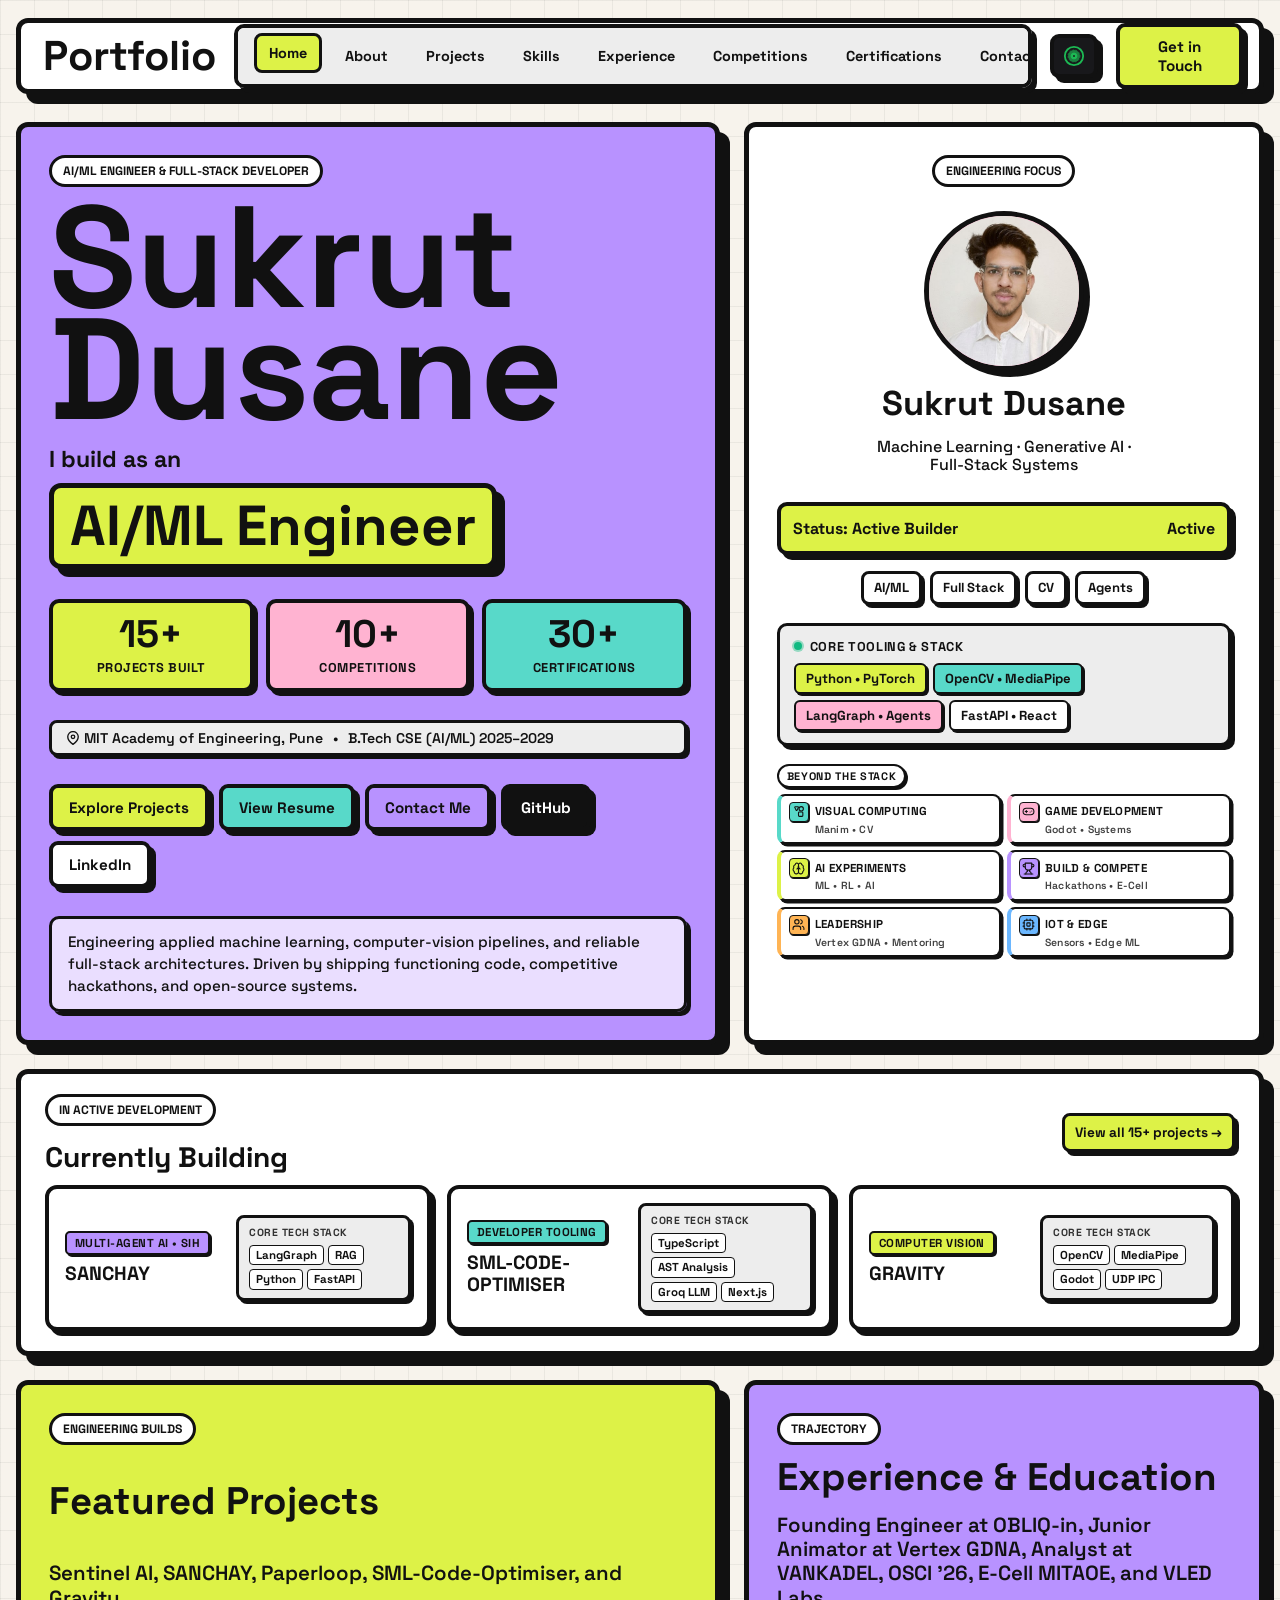
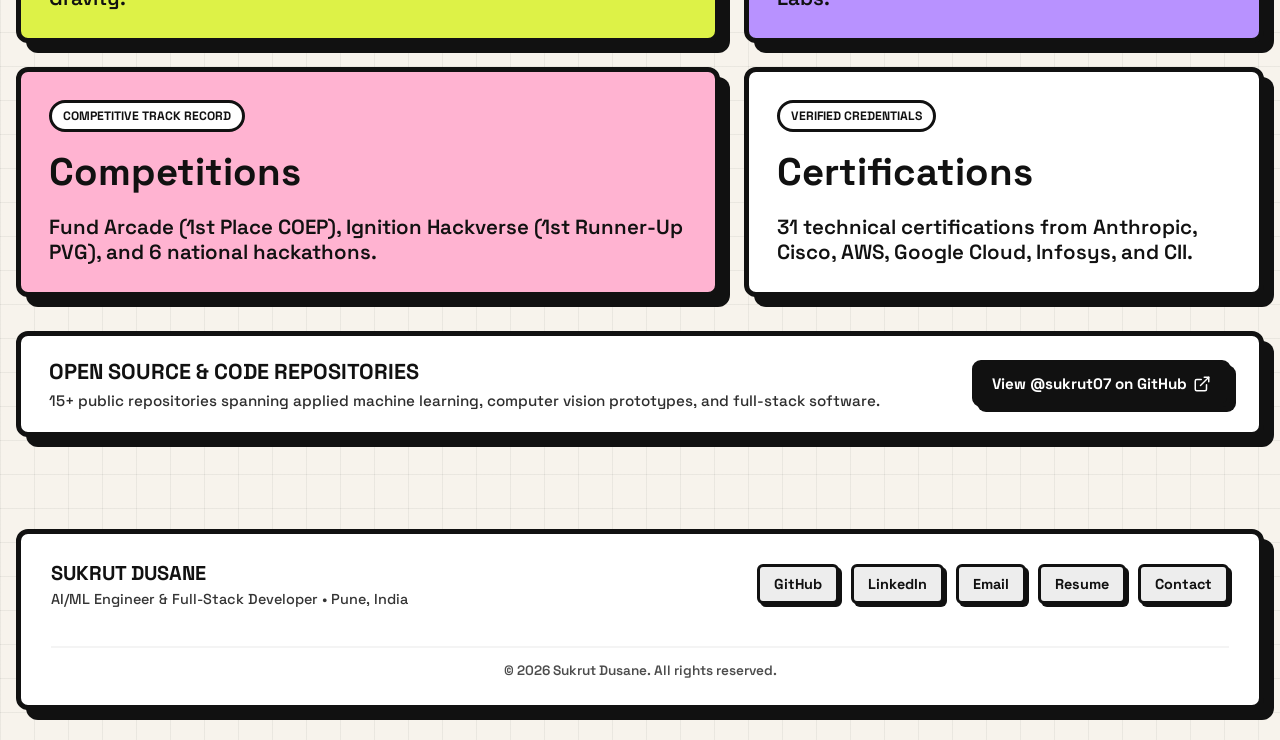
<file: index.html>
<!DOCTYPE html>
<html lang="en">

<head>
  <meta charset="UTF-8" />
  <meta name="viewport" content="width=device-width, initial-scale=1.0" />
  <meta name="description" content="Sukrut Dusane — AI/ML Engineer & Full-Stack Developer building practical AI systems, intelligent web applications, and computer-vision projects. CSE (AI/ML) at MIT AOE, Pune." />
  <meta name="author" content="Sukrut Dusane" />
  <link rel="canonical" href="https://portfoliosukrut.vercel.app/" />

  <!-- Open Graph / Facebook -->
  <meta property="og:type" content="website" />
  <meta property="og:url" content="https://portfoliosukrut.vercel.app/" />
  <meta property="og:title" content="Sukrut Dusane | AI/ML Engineer & Full-Stack Developer" />
  <meta property="og:description" content="I build practical AI systems, intelligent web applications, and computer-vision projects." />
  <meta property="og:image" content="assets/profile.png" />

  <!-- Twitter -->
  <meta name="twitter:card" content="summary_large_image" />
  <meta name="twitter:url" content="https://portfoliosukrut.vercel.app/" />
  <meta name="twitter:title" content="Sukrut Dusane | AI/ML Engineer & Full-Stack Developer" />
  <meta name="twitter:description" content="I build practical AI systems, intelligent web applications, and computer-vision projects." />
  <meta name="twitter:image" content="assets/profile.png" />

  <title>Sukrut Dusane | AI/ML Engineer & Full-Stack Developer</title>

  <!-- Structured Data (JSON-LD) -->
  <script type="application/ld+json">
  {
    "@context": "https://schema.org",
    "@type": "Person",
    "name": "Sukrut Dusane",
    "url": "https://portfoliosukrut.vercel.app/",
    "jobTitle": "AI/ML Engineer & Full-Stack Developer",
    "alumniOf": {
      "@type": "CollegeOrUniversity",
      "name": "MIT Academy of Engineering, Pune"
    },
    "sameAs": [
      "https://github.com/sukrut07",
      "https://www.linkedin.com/in/sukrut-dusane-b44813386/"
    ]
  }
  </script>

  <link rel="preconnect" href="https://fonts.googleapis.com" />
  <link rel="preconnect" href="https://fonts.gstatic.com" crossorigin />
  <link href="https://fonts.googleapis.com/css2?family=Space+Grotesk:wght@400;500;600;700&display=swap" rel="stylesheet" />
  <link rel="icon" type="image/svg+xml" href="favicon.svg?v=3" />
  <link rel="icon" type="image/png" href="favicon.png?v=3" />
  <link rel="stylesheet" href="style.css?v=2.5" />
</head>

<body data-page="home">
  <header class="navbar" aria-label="Primary navigation">
    <a class="brand" href="index.html" aria-label="Portfolio home">Portfolio</a>
    <nav class="menu-bar" aria-label="Portfolio pages">
      <a href="index.html" data-nav="home">Home</a>
      <a href="about.html" data-nav="about">About</a>
      <a href="projects.html" data-nav="projects">Projects</a>
      <a href="skills.html" data-nav="skills">Skills</a>
      <a href="qualifications.html" data-nav="experience">Experience</a>
      <a href="participations.html" data-nav="achievements">Competitions</a>
      <a href="certifications.html" data-nav="certifications">Certifications</a>
      <a href="contact.html" data-nav="contact">Contact</a>
    </nav>
    <button class="spotify-nav-btn" id="spotify-nav-btn" type="button" aria-label="Music Player - Timeless" aria-expanded="false" aria-haspopup="dialog" title="Music Player - Timeless">
      <svg class="nav-vinyl-icon" width="22" height="22" viewBox="0 0 24 24" fill="none" aria-hidden="true">
        <circle cx="12" cy="12" r="10" fill="#18181b" stroke="currentColor" stroke-width="2"/>
        <circle cx="12" cy="12" r="6.5" stroke="currentColor" stroke-width="1" stroke-dasharray="2 1.5" opacity="0.65"/>
        <circle cx="12" cy="12" r="3.2" fill="#1db954" stroke="currentColor" stroke-width="1"/>
        <circle cx="12" cy="12" r="1" fill="#18181b"/>
      </svg>
    </button>
    <button class="touch-button" type="button" data-open-modal>Get in Touch</button>
  </header>

  <main class="page-shell home-grid profile-first-grid" aria-label="Portfolio home dashboard">
    <!-- Hero Main Section -->
    <section class="card hero-card profile-hero-card reveal" aria-labelledby="hero-title">
      <div>
        <div class="eyebrow">AI/ML Engineer & Full-Stack Developer</div>
        <h1 id="hero-title">Sukrut Dusane</h1>
        <p class="hero-role">
          <span class="role-prefix" id="role-prefix">I build as an</span>
          <span class="role-placard" id="role-placard">AI/ML Engineer</span>
        </p>
      </div>

      <div class="hero-stats-grid">
        <div class="hero-stat-box" style="background: var(--lime);">
          <div class="hero-stat-number" data-target="15">15+</div>
          <div class="hero-stat-label">Projects Built</div>
        </div>
        <div class="hero-stat-box" style="background: var(--pink);">
          <div class="hero-stat-number" data-target="10">10+</div>
          <div class="hero-stat-label">Competitions</div>
        </div>
        <div class="hero-stat-box" style="background: var(--cyan);">
          <div class="hero-stat-number" data-target="30">30+</div>
          <div class="hero-stat-label">Certifications</div>
        </div>
      </div>

      <div class="hero-meta-bar">
        <span>
          <svg width="14" height="14" viewBox="0 0 24 24" fill="none" stroke="currentColor" stroke-width="2.3" stroke-linecap="round" stroke-linejoin="round" aria-hidden="true" style="display:inline-block; vertical-align:-2px; margin-right:4px;"><path d="M21 10c0 7-9 13-9 13s-9-6-9-13a9 9 0 0 1 18 0z"></path><circle cx="12" cy="10" r="3"></circle></svg>MIT Academy of Engineering, Pune
        </span>
        <span>•</span>
        <span>B.Tech CSE (AI/ML) 2025–2029</span>
      </div>

      <div class="hero-actions-group">
        <a href="projects.html" class="cta-button btn-lime">Explore Projects</a>
        <a href="assets/resume.pdf" target="_blank" rel="noreferrer" class="ghost-button btn-cyan">View Resume</a>
        <button type="button" class="ghost-button btn-purple" data-open-modal>Contact Me</button>
        <a href="https://github.com/sukrut07" target="_blank" rel="noreferrer" class="ghost-button btn-dark" aria-label="GitHub Profile">GitHub</a>
        <a href="https://www.linkedin.com/in/sukrut-dusane-b44813386/" target="_blank" rel="noreferrer" class="ghost-button btn-white" aria-label="LinkedIn Profile">LinkedIn</a>
      </div>

      <p class="hero-copy">
        Engineering applied machine learning, computer-vision pipelines, and reliable full-stack architectures. Driven by shipping functioning code, competitive hackathons, and open-source systems.
      </p>
    </section>

    <!-- Profile Identity Card -->
    <aside class="card profile-card reveal" aria-labelledby="profile-title">
      <span class="panel-label">Engineering Focus</span>
      <span class="profile-frame">
        <img src="assets/profile.png" alt="Sukrut Dusane" width="160" height="160" fetchpriority="high" />
        <span class="profile-fallback" aria-hidden="true">SD</span>
      </span>
      <h2 id="profile-title" class="profile-name">Sukrut Dusane</h2>
      <p class="profile-tag" id="profile-tagline">Machine Learning · Generative AI · Full-Stack Systems</p>
      <div class="profile-meter" aria-label="Current status">
        <span id="profile-status">Status: Active Builder</span>
        <strong id="profile-score" class="focus-badge">Active</strong>
      </div>
      <div class="hero-strip" aria-label="Core domains">
        <span>AI/ML</span>
        <span>Full Stack</span>
        <span>CV</span>
        <span>Agents</span>
      </div>

      <div class="hero-tech-card" aria-label="Core Engineering Stack">
        <div class="hero-tech-card-header">
          <span class="hero-tech-pulse" aria-hidden="true"></span>
          <span>Core Tooling &amp; Stack</span>
        </div>
        <div class="hero-tech-chips">
          <span class="hero-tech-chip chip-lime">Python • PyTorch</span>
          <span class="hero-tech-chip chip-cyan">OpenCV • MediaPipe</span>
          <span class="hero-tech-chip chip-pink">LangGraph • Agents</span>
          <span class="hero-tech-chip chip-white">FastAPI • React</span>
        </div>
      </div>

      <!-- Beyond the Stack Section (Constrained inside available space) -->
      <section class="beyond-stack-section" aria-label="Beyond the Stack">
        <div class="beyond-stack-header">
          <span class="beyond-mini-badge">Beyond the Stack</span>
        </div>
        <div class="beyond-stack-grid">
          <!-- Card 01: Visual Computing -->
          <article class="beyond-card beyond-accent-cyan">
            <div class="beyond-card-header">
              <span class="beyond-icon-badge">
                <svg viewBox="0 0 24 24" width="13" height="13" fill="none" stroke="currentColor" stroke-width="2" stroke-linecap="round" stroke-linejoin="round" aria-hidden="true"><path d="M8.3 10a.7.7 0 0 1-.626-.379L5.055 4.38a.7.7 0 0 1 .625-1.02h5.64a.7.7 0 0 1 .625 1.02L9.325 9.62A.7.7 0 0 1 8.3 10Z"/><circle cx="17" cy="7" r="4"/><rect width="8" height="8" x="12" y="13" rx="1.5"/></svg>
              </span>
              <strong class="beyond-card-title">Visual Computing</strong>
            </div>
            <span class="beyond-card-sub">Manim • CV</span>
          </article>

          <!-- Card 02: Game Development -->
          <article class="beyond-card beyond-accent-pink">
            <div class="beyond-card-header">
              <span class="beyond-icon-badge">
                <svg viewBox="0 0 24 24" width="13" height="13" fill="none" stroke="currentColor" stroke-width="2" stroke-linecap="round" stroke-linejoin="round" aria-hidden="true"><line x1="6" y1="12" x2="10" y2="12"/><line x1="8" y1="10" x2="8" y2="14"/><line x1="15" y1="13" x2="15.01" y2="13"/><line x1="18" y1="11" x2="18.01" y2="11"/><rect width="20" height="12" x="2" y="6" rx="6"/></svg>
              </span>
              <strong class="beyond-card-title">Game Development</strong>
            </div>
            <span class="beyond-card-sub">Godot • Systems</span>
          </article>

          <!-- Card 03: AI Experiments -->
          <article class="beyond-card beyond-accent-lime">
            <div class="beyond-card-header">
              <span class="beyond-icon-badge">
                <svg viewBox="0 0 24 24" width="13" height="13" fill="none" stroke="currentColor" stroke-width="2" stroke-linecap="round" stroke-linejoin="round" aria-hidden="true"><path d="M12 5a3 3 0 1 0-5.997.125 4 4 0 0 0-2.526 5.77 4 4 0 0 0 .556 6.588A4 4 0 1 0 12 18Z"/><path d="M12 5a3 3 0 1 1 5.997.125 4 4 0 0 1 2.526 5.77 4 4 0 0 1-.556 6.588A4 4 0 1 1 12 18Z"/><path d="M15 13a4.5 4.5 0 0 1-3-4 4.5 4.5 0 0 1-3 4"/><path d="M12 8v4"/><path d="M12 16v2"/></svg>
              </span>
              <strong class="beyond-card-title">AI Experiments</strong>
            </div>
            <span class="beyond-card-sub">ML • RL • AI</span>
          </article>

          <!-- Card 04: Build & Compete -->
          <article class="beyond-card beyond-accent-purple">
            <div class="beyond-card-header">
              <span class="beyond-icon-badge">
                <svg viewBox="0 0 24 24" width="13" height="13" fill="none" stroke="currentColor" stroke-width="2" stroke-linecap="round" stroke-linejoin="round" aria-hidden="true"><path d="M6 9H4.5a2.5 2.5 0 0 1 0-5H6"/><path d="M18 9h1.5a2.5 2.5 0 0 0 0-5H18"/><path d="M4 22h16"/><path d="M10 14.66V17c0 .55-.47.98-.97 1.21C7.85 18.75 7 20.24 7 22"/><path d="M14 14.66V17c0 .55.47.98.97 1.21C16.15 18.75 17 20.24 17 22"/><path d="M18 2H6v7a6 6 0 0 0 12 0V2Z"/></svg>
              </span>
              <strong class="beyond-card-title">Build &amp; Compete</strong>
            </div>
            <span class="beyond-card-sub">Hackathons • E-Cell</span>
          </article>

          <!-- Card 05: Leadership -->
          <article class="beyond-card beyond-accent-orange" style="border-left: 4px solid var(--neon-orange);">
            <div class="beyond-card-header">
              <span class="beyond-icon-badge" style="background: var(--neon-orange);">
                <svg viewBox="0 0 24 24" width="13" height="13" fill="none" stroke="currentColor" stroke-width="2" stroke-linecap="round" stroke-linejoin="round" aria-hidden="true"><path d="M16 21v-2a4 4 0 0 0-4-4H6a4 4 0 0 0-4 4v2"/><circle cx="9" cy="7" r="4"/><path d="M22 21v-2a4 4 0 0 0-3-3.87"/><path d="M16 3.13a4 4 0 0 1 0 7.75"/></svg>
              </span>
              <strong class="beyond-card-title">LEADERSHIP</strong>
            </div>
            <span class="beyond-card-sub">Vertex GDNA • Mentoring</span>
          </article>

          <!-- Card 06: IoT & Edge -->
          <article class="beyond-card beyond-accent-blue" style="border-left: 4px solid var(--electric-blue);">
            <div class="beyond-card-header">
              <span class="beyond-icon-badge" style="background: var(--electric-blue);">
                <svg viewBox="0 0 24 24" width="13" height="13" fill="none" stroke="currentColor" stroke-width="2" stroke-linecap="round" stroke-linejoin="round" aria-hidden="true"><rect width="16" height="16" x="4" y="4" rx="2"/><rect width="6" height="6" x="9" y="9" rx="1"/><path d="M15 2v2"/><path d="M15 20v2"/><path d="M2 15h2"/><path d="M2 9h2"/><path d="M20 15h2"/><path d="M20 9h2"/><path d="M9 2v2"/><path d="M9 20v2"/></svg>
              </span>
              <strong class="beyond-card-title">IOT &amp; EDGE</strong>
            </div>
            <span class="beyond-card-sub">Sensors • Edge ML</span>
          </article>
        </div>
      </section>
    </aside>

    <!-- Currently Building Section -->
    <section class="currently-building-section card accent-white reveal" aria-labelledby="building-title">
      <div class="card-header">
        <div>
          <span class="panel-label">In Active Development</span>
          <h2 id="building-title">Currently Building</h2>
        </div>
        <a class="mini-link" href="projects.html">View all 15+ projects →</a>
      </div>

      <div class="building-grid">
        <article class="building-card">
          <div class="building-card-main">
            <span class="building-card-tag" style="background: var(--purple);">Multi-Agent AI • SIH</span>
            <h3 class="building-card-title">SANCHAY</h3>
          </div>
          <div class="building-tech-box">
            <span class="building-tech-title">CORE TECH STACK</span>
            <div class="building-tech-tags">
              <span>LangGraph</span>
              <span>RAG</span>
              <span>Python</span>
              <span>FastAPI</span>
            </div>
          </div>
        </article>

        <article class="building-card">
          <div class="building-card-main">
            <span class="building-card-tag" style="background: var(--cyan);">Developer Tooling</span>
            <h3 class="building-card-title">SML-Code-Optimiser</h3>
          </div>
          <div class="building-tech-box">
            <span class="building-tech-title">CORE TECH STACK</span>
            <div class="building-tech-tags">
              <span>TypeScript</span>
              <span>AST Analysis</span>
              <span>Groq LLM</span>
              <span>Next.js</span>
            </div>
          </div>
        </article>

        <article class="building-card">
          <div class="building-card-main">
            <span class="building-card-tag" style="background: var(--lime);">Computer Vision</span>
            <h3 class="building-card-title">Gravity</h3>
          </div>
          <div class="building-tech-box">
            <span class="building-tech-title">CORE TECH STACK</span>
            <div class="building-tech-tags">
              <span>OpenCV</span>
              <span>MediaPipe</span>
              <span>Godot</span>
              <span>UDP IPC</span>
            </div>
          </div>
        </article>
      </div>
    </section>

    <!-- Navigation Hub Cards -->
    <a class="card route-card accent-lime reveal" href="projects.html">
      <span class="panel-label">Engineering Builds</span>
      <h2>Featured Projects</h2>
      <p>Sentinel AI, SANCHAY, Paperloop, SML-Code-Optimiser, and Gravity.</p>
    </a>

    <a class="card route-card accent-purple reveal" href="qualifications.html">
      <span class="panel-label">Trajectory</span>
      <h2>Experience & Education</h2>
      <p>Founding Engineer at OBLIQ-in, Junior Animator at Vertex GDNA, Analyst at VANKADEL, OSCI '26, E-Cell MITAOE, and VLED Labs.</p>
    </a>

    <a class="card route-card accent-pink reveal" href="participations.html">
      <span class="panel-label">Competitive Track Record</span>
      <h2>Competitions</h2>
      <p>Fund Arcade (1st Place COEP), Ignition Hackverse (1st Runner-Up PVG), and 6 national hackathons.</p>
    </a>

    <a class="card route-card accent-white reveal" href="certifications.html">
      <span class="panel-label">Verified Credentials</span>
      <h2>Certifications</h2>
      <p>31 technical certifications from Anthropic, Cisco, AWS, Google Cloud, Infosys, and CII.</p>
    </a>

    <!-- GitHub Proof Section -->
    <section class="github-proof-strip reveal" aria-label="Open Source Proof">
      <div class="github-proof-info">
        <h3>Open Source & Code Repositories</h3>
        <p>15+ public repositories spanning applied machine learning, computer vision prototypes, and full-stack software.</p>
      </div>
      <a href="https://github.com/sukrut07" target="_blank" rel="noreferrer" class="cta-button btn-dark">
        <span>View @sukrut07 on GitHub</span>
        <svg width="18" height="18" viewBox="0 0 24 24" fill="none" stroke="currentColor" stroke-width="2" stroke-linecap="round" stroke-linejoin="round" style="margin-left: 6px;"><path d="M18 13v6a2 2 0 0 1-2 2H5a2 2 0 0 1-2-2V8a2 2 0 0 1 2-2h6"></path><polyline points="15 3 21 3 21 9"></polyline><line x1="10" y1="14" x2="21" y2="3"></line></svg>
      </a>
    </section>
  </main>

  <!-- Consistent Site Footer -->
  <footer class="site-footer" role="contentinfo">
    <div class="footer-bio">
      <h3>Sukrut Dusane</h3>
      <p>AI/ML Engineer & Full-Stack Developer • Pune, India</p>
    </div>
    <div class="footer-links">
      <a href="https://github.com/sukrut07" target="_blank" rel="noreferrer" class="footer-link">GitHub</a>
      <a href="https://www.linkedin.com/in/sukrut-dusane-b44813386/" target="_blank" rel="noreferrer" class="footer-link">LinkedIn</a>
      <a href="mailto:sukrutdusane@gmail.com" class="footer-link">Email</a>
      <a href="assets/resume.pdf" target="_blank" rel="noreferrer" class="footer-link">Resume</a>
      <button type="button" class="footer-link" data-open-modal style="cursor: pointer;">Contact</button>
    </div>
    <div class="footer-copyright">
      <span>© 2026 Sukrut Dusane. All rights reserved.</span>
    </div>
  </footer>

  <!-- Contact Modal -->
  <div class="modal" id="contact-modal" role="dialog" aria-modal="true" aria-labelledby="modal-title" hidden>
    <div class="modal-backdrop" data-close-modal></div>
    <section class="modal-panel" tabindex="-1">
      <button class="modal-close" type="button" data-close-modal aria-label="Close contact modal">×</button>
      <span class="panel-label">Contact</span>
      <h2 id="modal-title">Let's build something intelligent.</h2>
      <p>Reach out for AI/ML engineering, full-stack systems, computer vision prototypes, or hackathon collaborations.</p>
      <div class="modal-actions-list">
        <a href="mailto:sukrutdusane@gmail.com" class="modal-action-row btn-lime">
          <span>Email Sukrut</span>
          <svg width="20" height="20" viewBox="0 0 24 24" fill="none" stroke="currentColor" stroke-width="2" stroke-linecap="round" stroke-linejoin="round">
            <path d="M4 4h16c1.1 0 2 .9 2 2v12c0 1.1-.9 2-2 2H4c-1.1 0-2-.9-2-2V6c0-1.1.9-2 2-2z"></path>
            <polyline points="22,6 12,13 2,6"></polyline>
          </svg>
        </a>
        <a href="https://www.linkedin.com/in/sukrut-dusane-b44813386/" target="_blank" rel="noreferrer" class="modal-action-row btn-purple">
          <span>LinkedIn</span>
          <svg width="20" height="20" viewBox="0 0 24 24" fill="none" stroke="currentColor" stroke-width="2" stroke-linecap="round" stroke-linejoin="round">
            <path d="M16 8a6 6 0 0 1 6 6v7h-4v-7a2 2 0 0 0-2-2 2 2 0 0 0-2 2v7h-4v-7a6 6 0 0 1 6-6z"></path>
            <rect x="2" y="9" width="4" height="12"></rect>
            <circle cx="4" cy="4" r="2"></circle>
          </svg>
        </a>
        <a href="https://github.com/sukrut07" target="_blank" rel="noreferrer" class="modal-action-row btn-dark">
          <span>GitHub</span>
          <svg width="20" height="20" viewBox="0 0 24 24" fill="none" stroke="currentColor" stroke-width="2" stroke-linecap="round" stroke-linejoin="round">
            <path d="M9 19c-5 1.5-5-2.5-7-3m14 6v-3.87a3.37 3.37 0 0 0-.94-2.61c3.14-.35 6.44-1.54 6.44-7A5.44 5.44 0 0 0 20 4.77 5.07 5.07 0 0 0 19.91 1S18.73.65 16 2.48a13.38 13.38 0 0 0-7 0C6.27.65 5.09 1 5.09 1A5.07 5.07 0 0 0 5 4.77a5.44 5.44 0 0 0-1.5 3.78c0 5.42 3.3 6.61 6.44 7A3.37 3.37 0 0 0 9 18.13V22"></path>
          </svg>
        </a>
        <a href="tel:9175117543" class="modal-action-row btn-white">
          <span>+91 91751 17543</span>
          <svg width="20" height="20" viewBox="0 0 24 24" fill="none" stroke="currentColor" stroke-width="2" stroke-linecap="round" stroke-linejoin="round">
            <path d="M22 16.92v3a2 2 0 0 1-2.18 2 19.79 19.79 0 0 1-8.63-3.07 19.5 19.5 0 0 1-6-6 19.79 19.79 0 0 1-3.07-8.67A2 2 0 0 1 4.11 2h3a2 2 0 0 1 2 1.72 12.84 12.84 0 0 0 .7 2.81 2 2 0 0 1-.45 2.11L8.09 9.91a16 16 0 0 0 6 6l1.27-1.27a2 2 0 0 1 2.11-.45 12.84 12.84 0 0 0 2.81.7A2 2 0 0 1 22 16.92z"></path>
          </svg>
        </a>
      </div>
    </section>
  </div>

  <script src="experience-data.js?v=2.5"></script>
  <script src="projects-data.js?v=2.5"></script>
  <script src="script.js?v=2.5"></script>
</body>

</html>
</file>
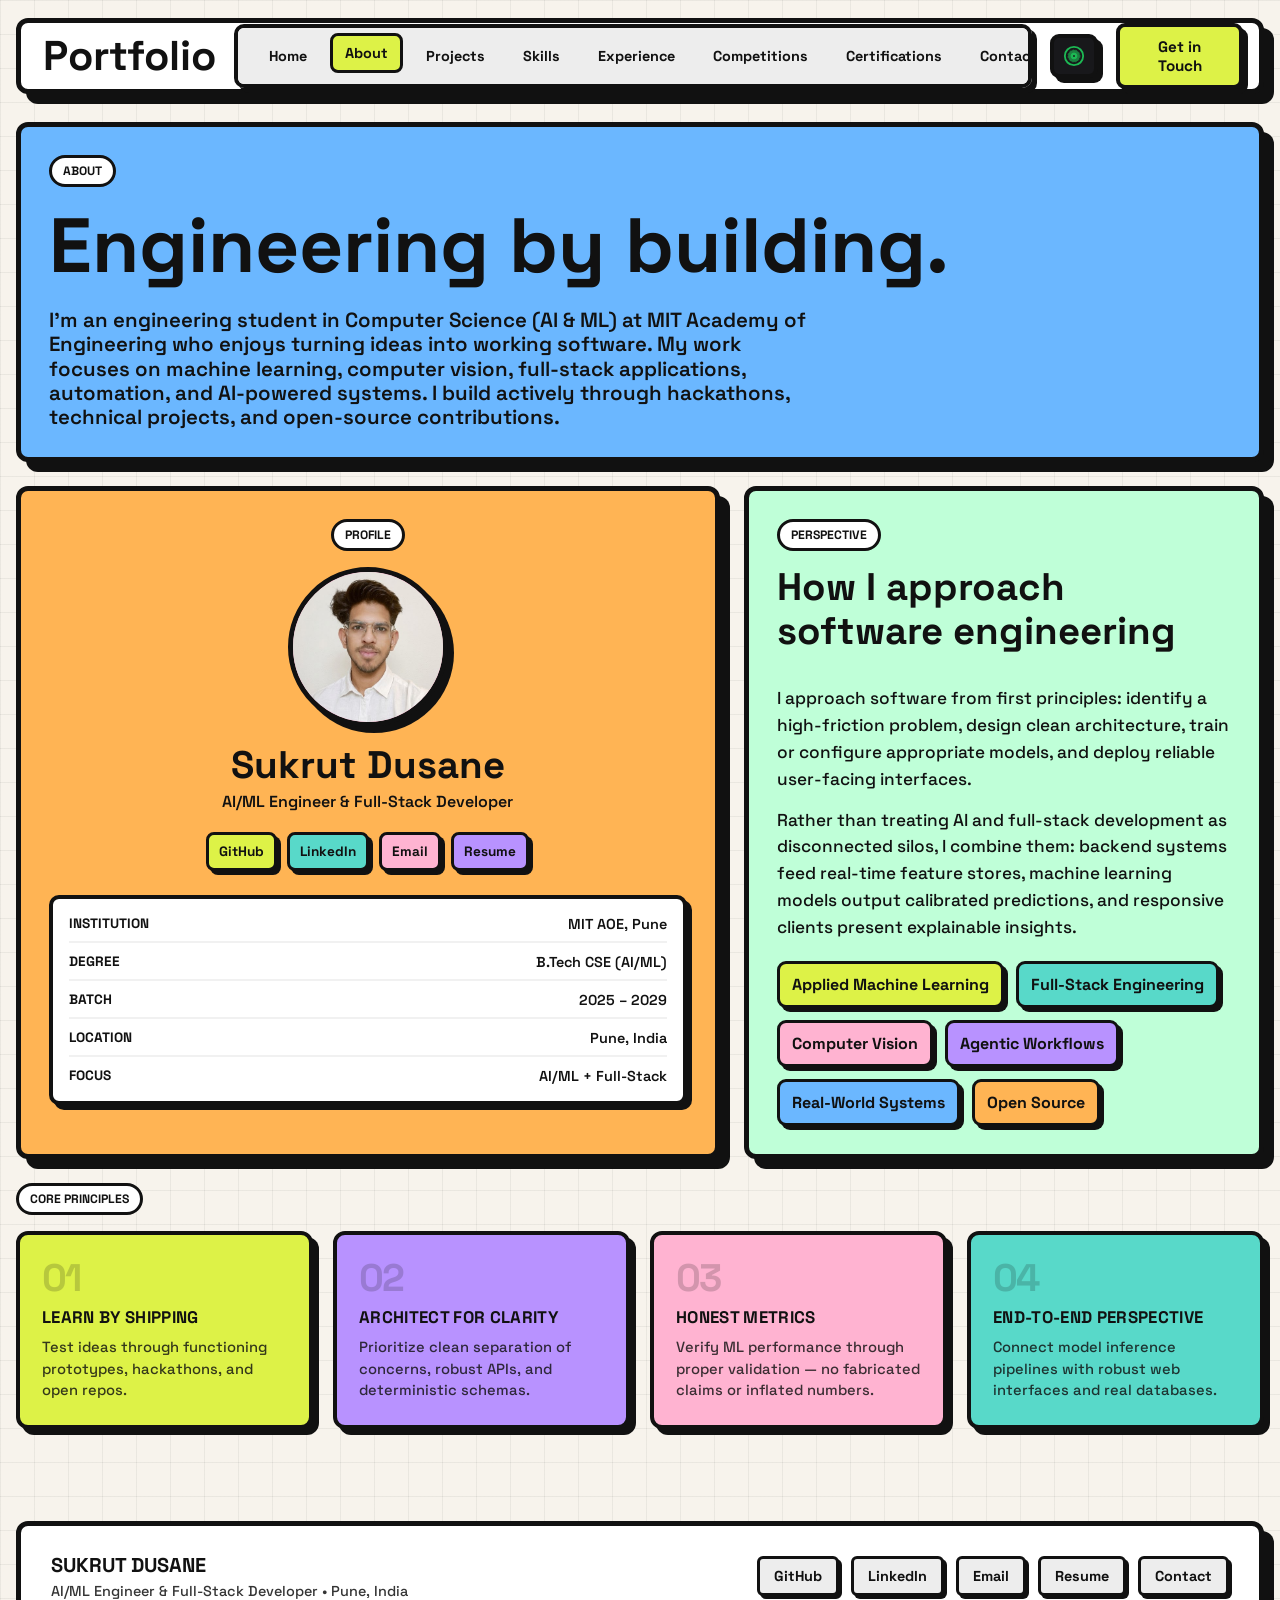
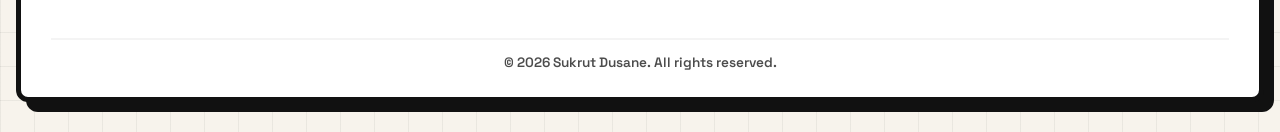
<file: about.html>
<!DOCTYPE html>
<html lang="en">

<head>
  <meta charset="UTF-8" />
  <meta name="viewport" content="width=device-width, initial-scale=1.0" />
  <meta name="description" content="About Sukrut Dusane — CSE (AI & ML) student at MIT Academy of Engineering, builder, AI/ML engineer, and full-stack developer." />
  <meta name="author" content="Sukrut Dusane" />
  <link rel="canonical" href="https://portfoliosukrut.vercel.app/about.html" />

  <meta property="og:title" content="About Sukrut Dusane | AI/ML Engineer & Full-Stack Developer" />
  <meta property="og:description" content="Turning complex ideas into working software through machine learning, computer vision, and full-stack architectures." />
  <meta property="og:image" content="assets/profile.png" />
  <meta property="og:type" content="website" />
  <meta property="og:url" content="https://portfoliosukrut.vercel.app/about.html" />

  <title>About | Sukrut Dusane</title>
  <link rel="preconnect" href="https://fonts.googleapis.com" />
  <link rel="preconnect" href="https://fonts.gstatic.com" crossorigin />
  <link href="https://fonts.googleapis.com/css2?family=Space+Grotesk:wght@400;500;600;700&display=swap" rel="stylesheet" />
  <link rel="icon" type="image/svg+xml" href="favicon.svg?v=3" />
  <link rel="icon" type="image/png" href="favicon.png?v=3" />
  <link rel="stylesheet" href="style.css?v=2.5" />
</head>

<body data-page="about">
  <header class="navbar" aria-label="Primary navigation">
    <a class="brand" href="index.html">Portfolio</a>
    <nav class="menu-bar" aria-label="Portfolio pages">
      <a href="index.html" data-nav="home">Home</a>
      <a href="about.html" data-nav="about">About</a>
      <a href="projects.html" data-nav="projects">Projects</a>
      <a href="skills.html" data-nav="skills">Skills</a>
      <a href="qualifications.html" data-nav="experience">Experience</a>
      <a href="participations.html" data-nav="achievements">Competitions</a>
      <a href="certifications.html" data-nav="certifications">Certifications</a>
      <a href="contact.html" data-nav="contact">Contact</a>
    </nav>
    <button class="spotify-nav-btn" id="spotify-nav-btn" type="button" aria-label="Music Player - Timeless" aria-expanded="false" aria-haspopup="dialog" title="Music Player - Timeless">
      <svg class="nav-vinyl-icon" width="22" height="22" viewBox="0 0 24 24" fill="none" aria-hidden="true">
        <circle cx="12" cy="12" r="10" fill="#18181b" stroke="currentColor" stroke-width="2"/>
        <circle cx="12" cy="12" r="6.5" stroke="currentColor" stroke-width="1" stroke-dasharray="2 1.5" opacity="0.65"/>
        <circle cx="12" cy="12" r="3.2" fill="#1db954" stroke="currentColor" stroke-width="1"/>
        <circle cx="12" cy="12" r="1" fill="#18181b"/>
      </svg>
    </button>
    <button class="touch-button" type="button" data-open-modal>Get in Touch</button>
  </header>

  <main class="page-shell about-grid">
    <section class="card page-hero about-hero reveal">
      <span class="panel-label">About</span>
      <h1>Engineering by building.</h1>
      <p>
        I’m an engineering student in Computer Science (AI & ML) at MIT Academy of Engineering who enjoys turning ideas into working software. My work focuses on machine learning, computer vision, full-stack applications, automation, and AI-powered systems. I build actively through hackathons, technical projects, and open-source contributions.
      </p>
    </section>

    <section class="card about-portrait reveal">
      <span class="panel-label">Profile</span>
      <span class="profile-frame">
        <img src="assets/profile.png" alt="Sukrut Dusane" width="160" height="160" fetchpriority="high" />
        <span class="profile-fallback" aria-hidden="true">SD</span>
      </span>
      <h2 style="margin-top: 12px;">Sukrut Dusane</h2>
      <p style="margin-top: 8px; font-weight: 600;">AI/ML Engineer & Full-Stack Developer</p>
      
      <div class="social-links" style="margin-top: 20px; display: flex; gap: 10px; justify-content: center; flex-wrap: wrap;">
        <a href="https://github.com/sukrut07" target="_blank" rel="noreferrer" class="mini-link">GitHub</a>
        <a href="https://www.linkedin.com/in/sukrut-dusane-b44813386/" target="_blank" rel="noreferrer" class="mini-link btn-purple">LinkedIn</a>
        <a href="mailto:sukrutdusane@gmail.com" class="mini-link btn-lime">Email</a>
        <a href="assets/resume.pdf" target="_blank" rel="noreferrer" class="mini-link btn-cyan">Resume</a>
      </div>

      <div style="margin-top: 24px; width: 100%;">
        <div style="border: 4px solid var(--black); border-radius: 10px; background: var(--white); padding: 16px; box-shadow: 5px 5px 0 var(--black); text-align: left;">
          <div style="display: flex; justify-content: space-between; margin-bottom: 10px; border-bottom: 2px solid var(--grid-line); padding-bottom: 8px;">
            <strong style="text-transform: uppercase; font-size: 0.85rem;">Institution</strong> <span style="font-weight: 600; font-size: 0.9rem;">MIT AOE, Pune</span>
          </div>
          <div style="display: flex; justify-content: space-between; margin-bottom: 10px; border-bottom: 2px solid var(--grid-line); padding-bottom: 8px;">
            <strong style="text-transform: uppercase; font-size: 0.85rem;">Degree</strong> <span style="font-weight: 600; font-size: 0.9rem;">B.Tech CSE (AI/ML)</span>
          </div>
          <div style="display: flex; justify-content: space-between; margin-bottom: 10px; border-bottom: 2px solid var(--grid-line); padding-bottom: 8px;">
            <strong style="text-transform: uppercase; font-size: 0.85rem;">Batch</strong> <span style="font-weight: 600; font-size: 0.9rem;">2025 – 2029</span>
          </div>
          <div style="display: flex; justify-content: space-between; margin-bottom: 10px; border-bottom: 2px solid var(--grid-line); padding-bottom: 8px;">
            <strong style="text-transform: uppercase; font-size: 0.85rem;">Location</strong> <span style="font-weight: 600; font-size: 0.9rem;">Pune, India</span>
          </div>
          <div style="display: flex; justify-content: space-between;">
            <strong style="text-transform: uppercase; font-size: 0.85rem;">Focus</strong> <span style="font-weight: 600; font-size: 0.9rem;">AI/ML + Full-Stack</span>
          </div>
        </div>
      </div>
    </section>

    <section class="card about-copy reveal">
      <span class="panel-label">Perspective</span>
      <h2>How I approach software engineering</h2>
      <p style="margin-top: 16px;">
        I approach software from first principles: identify a high-friction problem, design clean architecture, train or configure appropriate models, and deploy reliable user-facing interfaces.
      </p>
      <p style="margin-top: 14px;">
        Rather than treating AI and full-stack development as disconnected silos, I combine them: backend systems feed real-time feature stores, machine learning models output calibrated predictions, and responsive clients present explainable insights.
      </p>
      <div class="about-pill-row" style="margin-top: 20px;">
        <span>Applied Machine Learning</span>
        <span>Full-Stack Engineering</span>
        <span>Computer Vision</span>
        <span>Agentic Workflows</span>
        <span>Real-World Systems</span>
        <span>Open Source</span>
      </div>
    </section>

    <!-- Core Principles — 4 KPI Cards (full width) -->
    <section class="principles-section reveal">
      <span class="panel-label principles-label">Core Principles</span>
      <div class="principles-grid">

        <article class="principles-card accent-lime">
          <span class="principles-num">01</span>
          <h3 class="principles-title">Learn by Shipping</h3>
          <p class="principles-desc">Test ideas through functioning prototypes, hackathons, and open repos.</p>
        </article>

        <article class="principles-card accent-purple">
          <span class="principles-num">02</span>
          <h3 class="principles-title">Architect for Clarity</h3>
          <p class="principles-desc">Prioritize clean separation of concerns, robust APIs, and deterministic schemas.</p>
        </article>

        <article class="principles-card accent-pink">
          <span class="principles-num">03</span>
          <h3 class="principles-title">Honest Metrics</h3>
          <p class="principles-desc">Verify ML performance through proper validation — no fabricated claims or inflated numbers.</p>
        </article>

        <article class="principles-card accent-cyan">
          <span class="principles-num">04</span>
          <h3 class="principles-title">End-to-End Perspective</h3>
          <p class="principles-desc">Connect model inference pipelines with robust web interfaces and real databases.</p>
        </article>

      </div>
    </section>
  </main>

  <!-- Consistent Site Footer -->
  <footer class="site-footer" role="contentinfo">
    <div class="footer-bio">
      <h3>Sukrut Dusane</h3>
      <p>AI/ML Engineer & Full-Stack Developer • Pune, India</p>
    </div>
    <div class="footer-links">
      <a href="https://github.com/sukrut07" target="_blank" rel="noreferrer" class="footer-link">GitHub</a>
      <a href="https://www.linkedin.com/in/sukrut-dusane-b44813386/" target="_blank" rel="noreferrer" class="footer-link">LinkedIn</a>
      <a href="mailto:sukrutdusane@gmail.com" class="footer-link">Email</a>
      <a href="assets/resume.pdf" target="_blank" rel="noreferrer" class="footer-link">Resume</a>
      <button type="button" class="footer-link" data-open-modal style="cursor: pointer;">Contact</button>
    </div>
    <div class="footer-copyright">
      <span>© 2026 Sukrut Dusane. All rights reserved.</span>
    </div>
  </footer>

  <!-- Contact Modal -->
  <div class="modal" id="contact-modal" role="dialog" aria-modal="true" aria-labelledby="modal-title" hidden>
    <div class="modal-backdrop" data-close-modal></div>
    <section class="modal-panel" tabindex="-1">
      <button class="modal-close" type="button" data-close-modal aria-label="Close contact modal">×</button>
      <span class="panel-label">Contact</span>
      <h2 id="modal-title">Let's build something intelligent.</h2>
      <p>Reach out for AI/ML engineering, full-stack systems, computer vision prototypes, or hackathon collaborations.</p>
      <div class="modal-actions-list">
        <a href="mailto:sukrutdusane@gmail.com" class="modal-action-row btn-lime">
          <span>Email Sukrut</span>
          <svg width="20" height="20" viewBox="0 0 24 24" fill="none" stroke="currentColor" stroke-width="2" stroke-linecap="round" stroke-linejoin="round">
            <path d="M4 4h16c1.1 0 2 .9 2 2v12c0 1.1-.9 2-2 2H4c-1.1 0-2-.9-2-2V6c0-1.1.9-2 2-2z"></path>
            <polyline points="22,6 12,13 2,6"></polyline>
          </svg>
        </a>
        <a href="https://www.linkedin.com/in/sukrut-dusane-b44813386/" target="_blank" rel="noreferrer" class="modal-action-row btn-purple">
          <span>LinkedIn</span>
          <svg width="20" height="20" viewBox="0 0 24 24" fill="none" stroke="currentColor" stroke-width="2" stroke-linecap="round" stroke-linejoin="round">
            <path d="M16 8a6 6 0 0 1 6 6v7h-4v-7a2 2 0 0 0-2-2 2 2 0 0 0-2 2v7h-4v-7a6 6 0 0 1 6-6z"></path>
            <rect x="2" y="9" width="4" height="12"></rect>
            <circle cx="4" cy="4" r="2"></circle>
          </svg>
        </a>
        <a href="https://github.com/sukrut07" target="_blank" rel="noreferrer" class="modal-action-row btn-dark">
          <span>GitHub</span>
          <svg width="20" height="20" viewBox="0 0 24 24" fill="none" stroke="currentColor" stroke-width="2" stroke-linecap="round" stroke-linejoin="round">
            <path d="M9 19c-5 1.5-5-2.5-7-3m14 6v-3.87a3.37 3.37 0 0 0-.94-2.61c3.14-.35 6.44-1.54 6.44-7A5.44 5.44 0 0 0 20 4.77 5.07 5.07 0 0 0 19.91 1S18.73.65 16 2.48a13.38 13.38 0 0 0-7 0C6.27.65 5.09 1 5.09 1A5.07 5.07 0 0 0 5 4.77a5.44 5.44 0 0 0-1.5 3.78c0 5.42 3.3 6.61 6.44 7A3.37 3.37 0 0 0 9 18.13V22"></path>
          </svg>
        </a>
        <a href="tel:9175117543" class="modal-action-row btn-white">
          <span>+91 91751 17543</span>
          <svg width="20" height="20" viewBox="0 0 24 24" fill="none" stroke="currentColor" stroke-width="2" stroke-linecap="round" stroke-linejoin="round">
            <path d="M22 16.92v3a2 2 0 0 1-2.18 2 19.79 19.79 0 0 1-8.63-3.07 19.5 19.5 0 0 1-6-6 19.79 19.79 0 0 1-3.07-8.67A2 2 0 0 1 4.11 2h3a2 2 0 0 1 2 1.72 12.84 12.84 0 0 0 .7 2.81 2 2 0 0 1-.45 2.11L8.09 9.91a16 16 0 0 0 6 6l1.27-1.27a2 2 0 0 1 2.11-.45 12.84 12.84 0 0 0 2.81.7A2 2 0 0 1 22 16.92z"></path>
          </svg>
        </a>
      </div>
    </section>
  </div>

  <script src="script.js?v=2.5"></script>
</body>

</html>
</file>
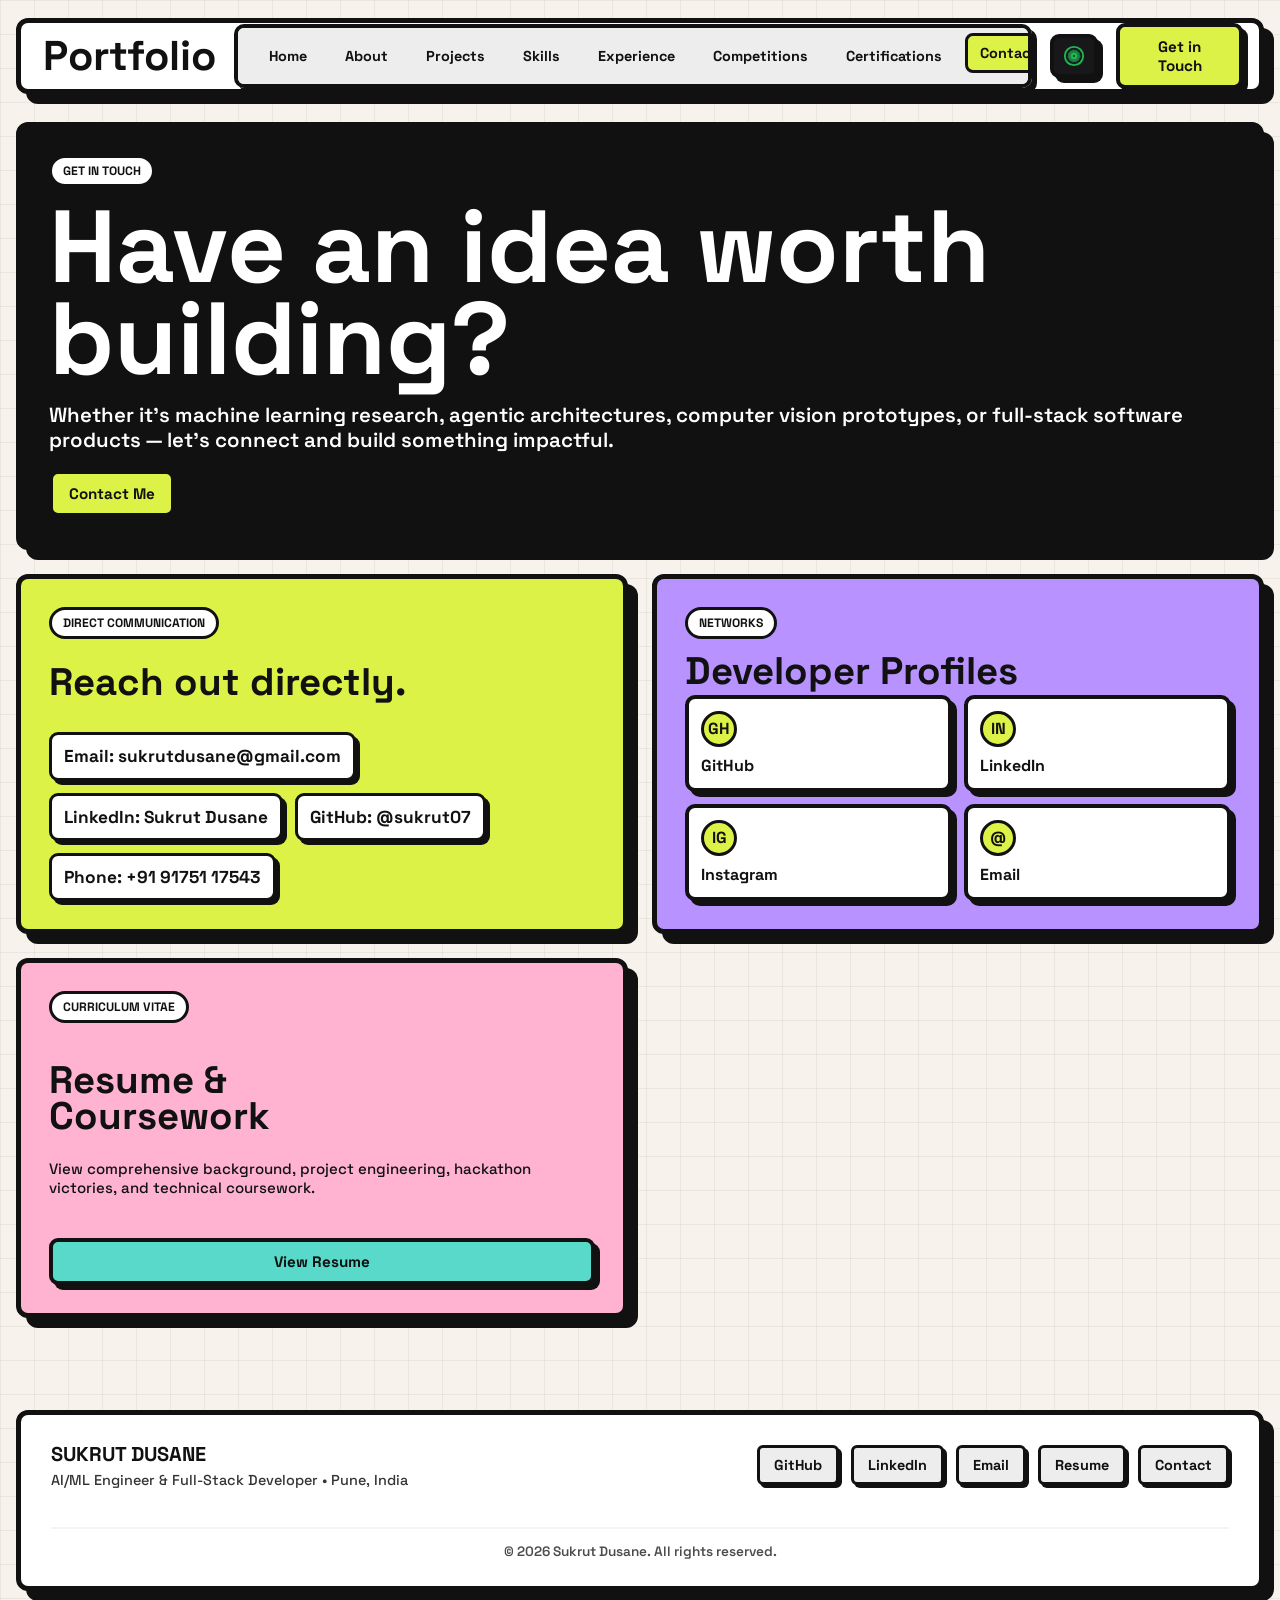
<file: contact.html>
<!DOCTYPE html>
<html lang="en">

<head>
  <meta charset="UTF-8" />
  <meta name="viewport" content="width=device-width, initial-scale=1.0" />
  <meta name="description" content="Contact Sukrut Dusane — AI/ML Engineer and Full-Stack Developer. Available for technical collaboration, hackathons, and software engineering opportunities." />
  <meta name="author" content="Sukrut Dusane" />
  <link rel="canonical" href="https://portfoliosukrut.vercel.app/contact.html" />

  <meta property="og:title" content="Contact | Sukrut Dusane" />
  <meta property="og:description" content="Have an idea worth building? Let's connect." />
  <meta property="og:image" content="assets/profile.png" />
  <meta property="og:type" content="website" />
  <meta property="og:url" content="https://portfoliosukrut.vercel.app/contact.html" />

  <title>Contact | Sukrut Dusane</title>
  <link rel="preconnect" href="https://fonts.googleapis.com" />
  <link rel="preconnect" href="https://fonts.gstatic.com" crossorigin />
  <link href="https://fonts.googleapis.com/css2?family=Space+Grotesk:wght@400;500;600;700&display=swap" rel="stylesheet" />
  <link rel="icon" type="image/svg+xml" href="favicon.svg?v=3" />
  <link rel="icon" type="image/png" href="favicon.png?v=3" />
  <link rel="stylesheet" href="style.css?v=2.5" />
</head>

<body data-page="contact">
  <header class="navbar" aria-label="Primary navigation">
    <a class="brand" href="index.html">Portfolio</a>
    <nav class="menu-bar" aria-label="Portfolio pages">
      <a href="index.html" data-nav="home">Home</a>
      <a href="about.html" data-nav="about">About</a>
      <a href="projects.html" data-nav="projects">Projects</a>
      <a href="skills.html" data-nav="skills">Skills</a>
      <a href="qualifications.html" data-nav="experience">Experience</a>
      <a href="participations.html" data-nav="achievements">Competitions</a>
      <a href="certifications.html" data-nav="certifications">Certifications</a>
      <a href="contact.html" data-nav="contact">Contact</a>
    </nav>
    <button class="spotify-nav-btn" id="spotify-nav-btn" type="button" aria-label="Music Player - Timeless" aria-expanded="false" aria-haspopup="dialog" title="Music Player - Timeless">
      <svg class="nav-vinyl-icon" width="22" height="22" viewBox="0 0 24 24" fill="none" aria-hidden="true">
        <circle cx="12" cy="12" r="10" fill="#18181b" stroke="currentColor" stroke-width="2"/>
        <circle cx="12" cy="12" r="6.5" stroke="currentColor" stroke-width="1" stroke-dasharray="2 1.5" opacity="0.65"/>
        <circle cx="12" cy="12" r="3.2" fill="#1db954" stroke="currentColor" stroke-width="1"/>
        <circle cx="12" cy="12" r="1" fill="#18181b"/>
      </svg>
    </button>
    <button class="touch-button" type="button" data-open-modal>Get in Touch</button>
  </header>

  <main class="page-shell contact-grid">
    <section class="card contact-card reveal">
      <span class="panel-label">Get in Touch</span>
      <h1>Have an idea worth building?</h1>
      <p>Whether it's machine learning research, agentic architectures, computer vision prototypes, or full-stack software products — let's connect and build something impactful.</p>
      <button class="cta-button btn-lime" type="button" data-open-modal style="margin-top: 18px;">Contact Me</button>
    </section>

    <section class="card contact-detail-card accent-lime reveal">
      <span class="panel-label">Direct Communication</span>
      <h2>Reach out directly.</h2>
      <div class="contact-list">
        <a href="mailto:sukrutdusane@gmail.com"><strong>Email:</strong> sukrutdusane@gmail.com</a>
        <a href="https://www.linkedin.com/in/sukrut-dusane-b44813386/" target="_blank" rel="noreferrer"><strong>LinkedIn:</strong> Sukrut Dusane</a>
        <a href="https://github.com/sukrut07" target="_blank" rel="noreferrer"><strong>GitHub:</strong> @sukrut07</a>
        <a href="tel:9175117543"><strong>Phone:</strong> +91 91751 17543</a>
      </div>
    </section>

    <section class="card socials-card reveal">
      <span class="panel-label">Networks</span>
      <h2>Developer Profiles</h2>
      <div class="social-grid">
        <a href="https://github.com/sukrut07" target="_blank" rel="noreferrer"><span>GH</span>GitHub</a>
        <a href="https://www.linkedin.com/in/sukrut-dusane-b44813386/" target="_blank" rel="noreferrer"><span>IN</span>LinkedIn</a>
        <a href="https://www.instagram.com/sukrut.xo/" target="_blank" rel="noreferrer"><span>IG</span>Instagram</a>
        <a href="mailto:sukrutdusane@gmail.com"><span>@</span>Email</a>
      </div>
    </section>

    <section class="card resume-card reveal">
      <span class="panel-label">Curriculum Vitae</span>
      <h2>Resume & Coursework</h2>
      <p style="margin: 0 0 16px; font-size: 0.94rem;">View comprehensive background, project engineering, hackathon victories, and technical coursework.</p>
      <a class="cta-button btn-cyan" href="assets/resume.pdf" target="_blank" rel="noreferrer">View Resume</a>
    </section>
  </main>

  <!-- Consistent Site Footer -->
  <footer class="site-footer" role="contentinfo">
    <div class="footer-bio">
      <h3>Sukrut Dusane</h3>
      <p>AI/ML Engineer & Full-Stack Developer • Pune, India</p>
    </div>
    <div class="footer-links">
      <a href="https://github.com/sukrut07" target="_blank" rel="noreferrer" class="footer-link">GitHub</a>
      <a href="https://www.linkedin.com/in/sukrut-dusane-b44813386/" target="_blank" rel="noreferrer" class="footer-link">LinkedIn</a>
      <a href="mailto:sukrutdusane@gmail.com" class="footer-link">Email</a>
      <a href="assets/resume.pdf" target="_blank" rel="noreferrer" class="footer-link">Resume</a>
      <button type="button" class="footer-link" data-open-modal style="cursor: pointer;">Contact</button>
    </div>
    <div class="footer-copyright">
      <span>© 2026 Sukrut Dusane. All rights reserved.</span>
    </div>
  </footer>

  <!-- Contact Modal -->
  <div class="modal" id="contact-modal" role="dialog" aria-modal="true" aria-labelledby="modal-title" hidden>
    <div class="modal-backdrop" data-close-modal></div>
    <section class="modal-panel" tabindex="-1">
      <button class="modal-close" type="button" data-close-modal aria-label="Close contact modal">×</button>
      <span class="panel-label">Contact</span>
      <h2 id="modal-title">Let's build something intelligent.</h2>
      <p>Reach out for AI/ML engineering, full-stack systems, computer vision prototypes, or hackathons.</p>
      <div class="modal-actions-list">
        <a href="mailto:sukrutdusane@gmail.com" class="modal-action-row btn-lime">
          <span>Email Sukrut</span>
          <svg width="20" height="20" viewBox="0 0 24 24" fill="none" stroke="currentColor" stroke-width="2" stroke-linecap="round" stroke-linejoin="round">
            <path d="M4 4h16c1.1 0 2 .9 2 2v12c0 1.1-.9 2-2 2H4c-1.1 0-2-.9-2-2V6c0-1.1.9-2 2-2z"></path>
            <polyline points="22,6 12,13 2,6"></polyline>
          </svg>
        </a>
        <a href="https://www.linkedin.com/in/sukrut-dusane-b44813386/" target="_blank" rel="noreferrer" class="modal-action-row btn-purple">
          <span>LinkedIn</span>
          <svg width="20" height="20" viewBox="0 0 24 24" fill="none" stroke="currentColor" stroke-width="2" stroke-linecap="round" stroke-linejoin="round">
            <path d="M16 8a6 6 0 0 1 6 6v7h-4v-7a2 2 0 0 0-2-2 2 2 0 0 0-2 2v7h-4v-7a6 6 0 0 1 6-6z"></path>
            <rect x="2" y="9" width="4" height="12"></rect>
            <circle cx="4" cy="4" r="2"></circle>
          </svg>
        </a>
        <a href="https://github.com/sukrut07" target="_blank" rel="noreferrer" class="modal-action-row btn-dark">
          <span>GitHub</span>
          <svg width="20" height="20" viewBox="0 0 24 24" fill="none" stroke="currentColor" stroke-width="2" stroke-linecap="round" stroke-linejoin="round">
            <path d="M9 19c-5 1.5-5-2.5-7-3m14 6v-3.87a3.37 3.37 0 0 0-.94-2.61c3.14-.35 6.44-1.54 6.44-7A5.44 5.44 0 0 0 20 4.77 5.07 5.07 0 0 0 19.91 1S18.73.65 16 2.48a13.38 13.38 0 0 0-7 0C6.27.65 5.09 1 5.09 1A5.07 5.07 0 0 0 5 4.77a5.44 5.44 0 0 0-1.5 3.78c0 5.42 3.3 6.61 6.44 7A3.37 3.37 0 0 0 9 18.13V22"></path>
          </svg>
        </a>
        <a href="tel:9175117543" class="modal-action-row btn-white">
          <span>+91 91751 17543</span>
          <svg width="20" height="20" viewBox="0 0 24 24" fill="none" stroke="currentColor" stroke-width="2" stroke-linecap="round" stroke-linejoin="round">
            <path d="M22 16.92v3a2 2 0 0 1-2.18 2 19.79 19.79 0 0 1-8.63-3.07 19.5 19.5 0 0 1-6-6 19.79 19.79 0 0 1-3.07-8.67A2 2 0 0 1 4.11 2h3a2 2 0 0 1 2 1.72 12.84 12.84 0 0 0 .7 2.81 2 2 0 0 1-.45 2.11L8.09 9.91a16 16 0 0 0 6 6l1.27-1.27a2 2 0 0 1 2.11-.45 12.84 12.84 0 0 0 2.81.7A2 2 0 0 1 22 16.92z"></path>
          </svg>
        </a>
      </div>
    </section>
  </div>

  <script src="script.js?v=2.5"></script>
</body>

</html>
</file>
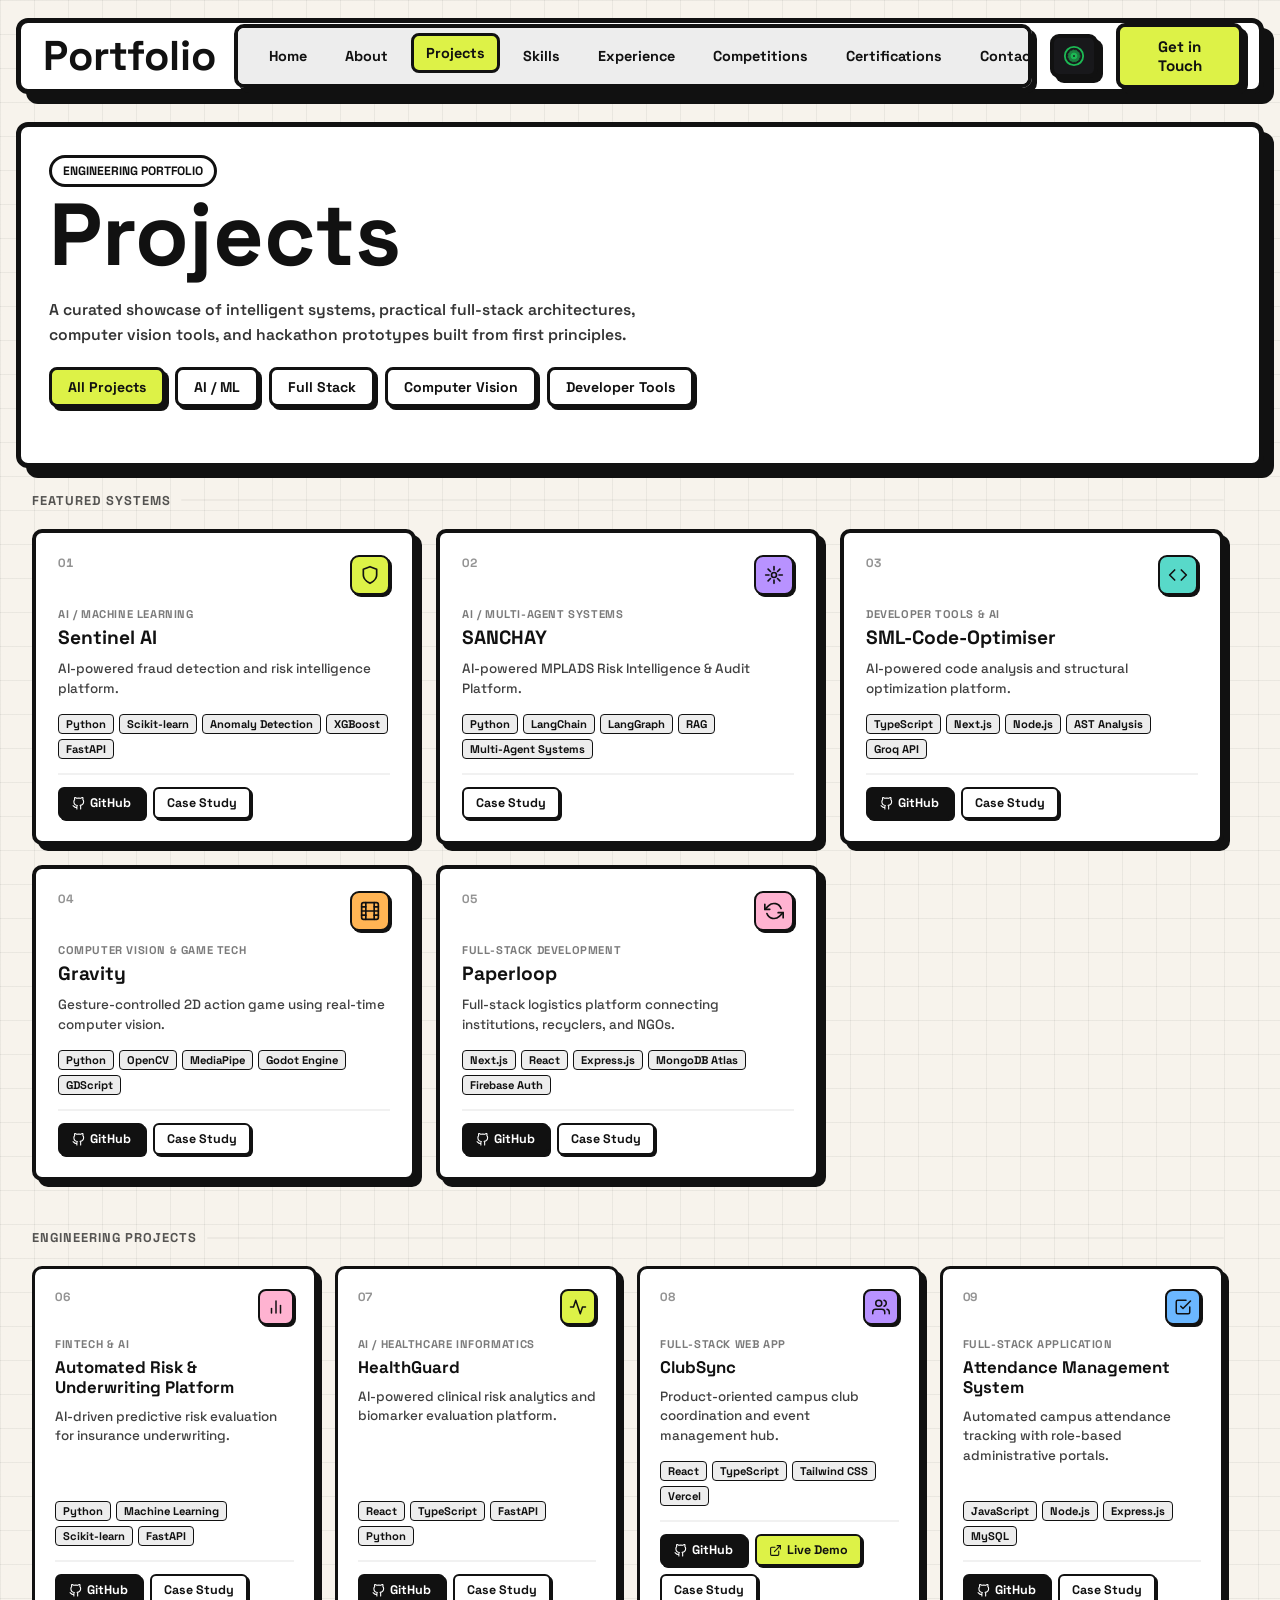
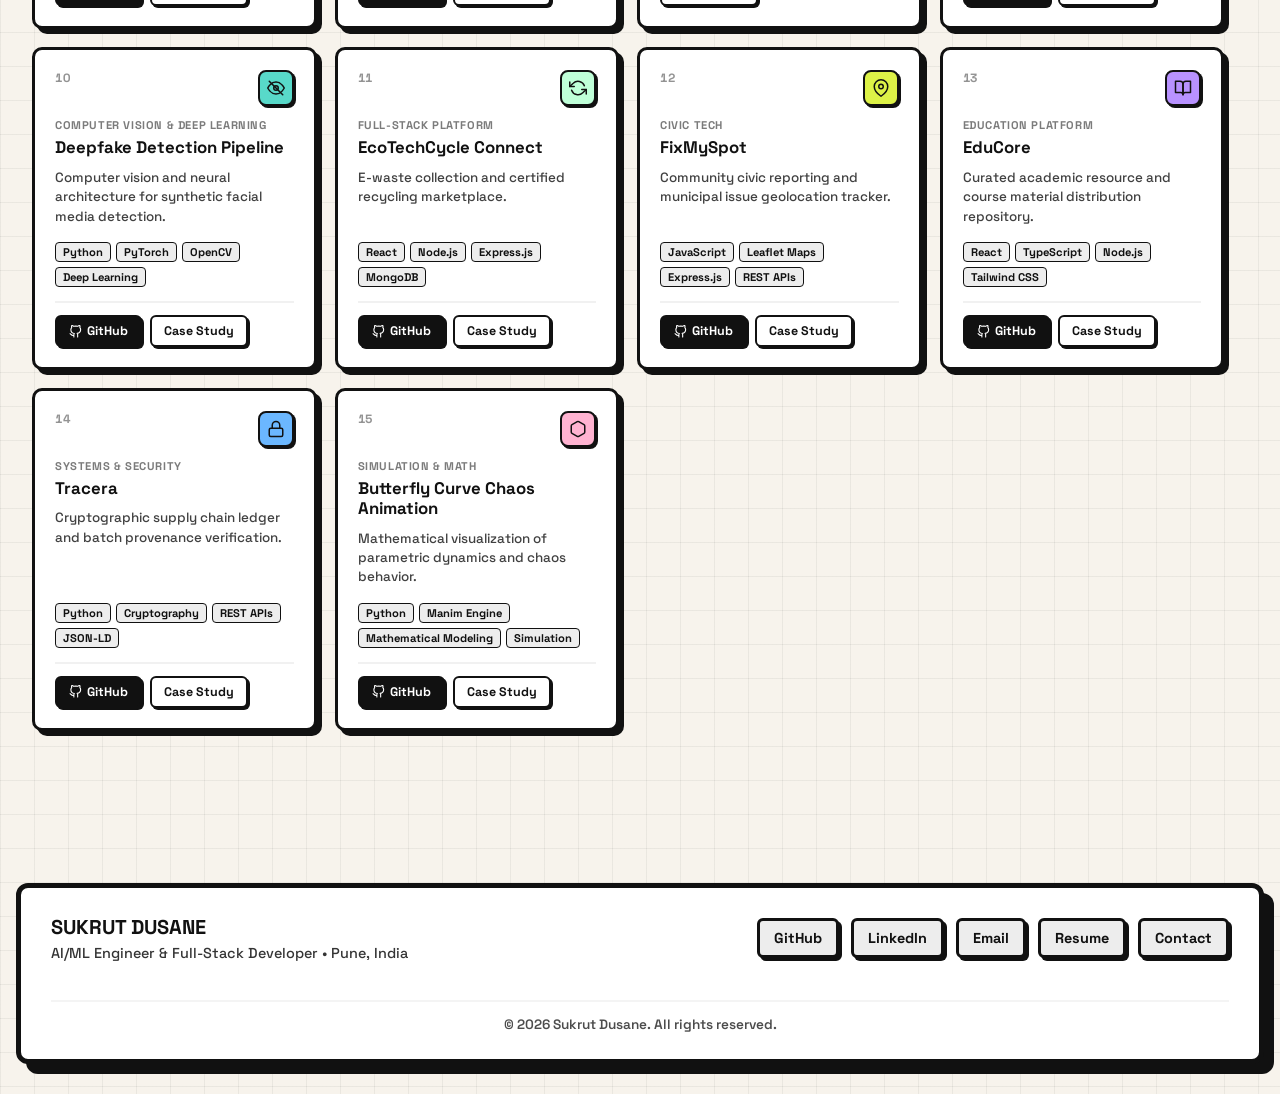
<file: projects.html>
<!DOCTYPE html>
<html lang="en">

<head>
  <meta charset="UTF-8" />
  <meta name="viewport" content="width=device-width, initial-scale=1.0" />
  <meta name="description" content="Featured engineering projects by Sukrut Dusane: Sentinel AI, SANCHAY, SML-Code-Optimiser, Gravity, and Paperloop with architectural breakdowns and live repositories." />
  <meta name="author" content="Sukrut Dusane" />
  <link rel="canonical" href="https://portfoliosukrut.vercel.app/projects.html" />

  <meta property="og:title" content="Projects | Sukrut Dusane" />
  <meta property="og:description" content="AI/ML, full-stack, and computer vision projects with architectural breakdowns and verified repositories." />
  <meta property="og:image" content="assets/profile.png" />
  <meta property="og:type" content="website" />
  <meta property="og:url" content="https://portfoliosukrut.vercel.app/projects.html" />

  <title>Projects | Sukrut Dusane</title>
  <link rel="preconnect" href="https://fonts.googleapis.com" />
  <link rel="preconnect" href="https://fonts.gstatic.com" crossorigin />
  <link href="https://fonts.googleapis.com/css2?family=Space+Grotesk:wght@400;500;600;700&display=swap" rel="stylesheet" />
  <link rel="icon" type="image/svg+xml" href="favicon.svg?v=3" />
  <link rel="icon" type="image/png" href="favicon.png?v=3" />
  <link rel="stylesheet" href="style.css?v=2.5" />
</head>

<body data-page="projects">
  <header class="navbar" aria-label="Primary navigation">
    <a class="brand" href="index.html">Portfolio</a>
    <nav class="menu-bar" aria-label="Portfolio pages">
      <a href="index.html" data-nav="home">Home</a>
      <a href="about.html" data-nav="about">About</a>
      <a href="projects.html" data-nav="projects">Projects</a>
      <a href="skills.html" data-nav="skills">Skills</a>
      <a href="qualifications.html" data-nav="experience">Experience</a>
      <a href="participations.html" data-nav="achievements">Competitions</a>
      <a href="certifications.html" data-nav="certifications">Certifications</a>
      <a href="contact.html" data-nav="contact">Contact</a>
    </nav>
    <button class="spotify-nav-btn" id="spotify-nav-btn" type="button" aria-label="Music Player - Timeless" aria-expanded="false" aria-haspopup="dialog" title="Music Player - Timeless">
      <svg class="nav-vinyl-icon" width="22" height="22" viewBox="0 0 24 24" fill="none" aria-hidden="true">
        <circle cx="12" cy="12" r="10" fill="#18181b" stroke="currentColor" stroke-width="2"/>
        <circle cx="12" cy="12" r="6.5" stroke="currentColor" stroke-width="1" stroke-dasharray="2 1.5" opacity="0.65"/>
        <circle cx="12" cy="12" r="3.2" fill="#1db954" stroke="currentColor" stroke-width="1"/>
        <circle cx="12" cy="12" r="1" fill="#18181b"/>
      </svg>
    </button>
    <button class="touch-button" type="button" data-open-modal>Get in Touch</button>
  </header>

  <main class="page-shell cert-page-grid">
    <section class="card page-hero project-page-hero reveal">
      <span class="panel-label">Engineering Portfolio</span>
      <h1>Projects</h1>
      <p>A curated showcase of intelligent systems, practical full-stack architectures, computer vision tools, and hackathon prototypes built from first principles.</p>
      
      <div class="filter-bar" aria-label="Project category filter">
        <button type="button" class="filter-pill active" data-category-filter="all">All Projects</button>
        <button type="button" class="filter-pill" data-category-filter="ai-ml">AI / ML</button>
        <button type="button" class="filter-pill" data-category-filter="full-stack">Full Stack</button>
        <button type="button" class="filter-pill" data-category-filter="computer-vision">Computer Vision</button>
        <button type="button" class="filter-pill" data-category-filter="tools">Developer Tools</button>
      </div>
    </section>

    <!-- Unified Project KPI Grid — all projects, data-driven -->
    <section class="projects-kpi-section" aria-label="All Projects">
      <div id="projects-kpi-grid" class="projects-kpi-grid" aria-live="polite">
        <!-- Rendered dynamically by script.js from projectsData -->
      </div>
    </section>
  </main>

  <!-- Consistent Site Footer -->
  <footer class="site-footer" role="contentinfo">
    <div class="footer-bio">
      <h3>Sukrut Dusane</h3>
      <p>AI/ML Engineer & Full-Stack Developer • Pune, India</p>
    </div>
    <div class="footer-links">
      <a href="https://github.com/sukrut07" target="_blank" rel="noreferrer" class="footer-link">GitHub</a>
      <a href="https://www.linkedin.com/in/sukrut-dusane-b44813386/" target="_blank" rel="noreferrer" class="footer-link">LinkedIn</a>
      <a href="mailto:sukrutdusane@gmail.com" class="footer-link">Email</a>
      <a href="assets/resume.pdf" target="_blank" rel="noreferrer" class="footer-link">Resume</a>
      <button type="button" class="footer-link" data-open-modal style="cursor: pointer;">Contact</button>
    </div>
    <div class="footer-copyright">
      <span>© 2026 Sukrut Dusane. All rights reserved.</span>
    </div>
  </footer>

  <!-- Case Study & Architecture Modal with Visual Pipeline -->
  <div class="modal" id="project-modal" role="dialog" aria-modal="true" aria-labelledby="case-study-title" hidden>
    <div class="modal-backdrop" data-close-modal></div>
    <section class="modal-panel project-modal-panel" tabindex="-1">
      <button class="modal-close" type="button" data-close-modal aria-label="Close project modal">×</button>
      <div id="case-study-badge" class="case-study-badge"></div>
      <h2 id="case-study-title" class="case-study-title">Project Title</h2>
      <p id="case-study-tagline" class="case-study-tagline">Project Tagline</p>

      <!-- Visual Pipeline Diagram -->
      <div class="case-study-section">
        <h4>Architecture Pipeline</h4>
        <div class="case-study-pipeline-wrap">
          <div id="case-study-pipeline" class="pipeline-nodes-container" aria-label="Pipeline workflow diagram"></div>
        </div>
      </div>

      <div class="case-study-section">
        <h4>Problem Statement</h4>
        <p id="case-study-problem">Problem description.</p>
      </div>

      <div class="case-study-section">
        <h4>Engineered Solution</h4>
        <p id="case-study-solution">Solution overview.</p>
      </div>

      <div class="case-study-section">
        <h4>Pipeline Stages & Technical Implementation</h4>
        <ul id="case-study-architecture" class="case-study-list">
          <!-- Populated dynamically -->
        </ul>
      </div>

      <div class="case-study-section">
        <h4>Technologies & Frameworks</h4>
        <div id="case-study-stack" class="tech-pills" style="margin-bottom: 0;"></div>
      </div>

      <div id="case-study-actions" class="project-actions" style="margin-top: 20px;">
        <!-- Populated dynamically -->
      </div>
    </section>
  </div>

  <!-- Contact Modal -->
  <div class="modal" id="contact-modal" role="dialog" aria-modal="true" aria-labelledby="contact-modal-title" hidden>
    <div class="modal-backdrop" data-close-modal></div>
    <section class="modal-panel" tabindex="-1">
      <button class="modal-close" type="button" data-close-modal aria-label="Close contact modal">×</button>
      <span class="panel-label">Contact</span>
      <h2 id="contact-modal-title">Let's build something intelligent.</h2>
      <p>Reach out for AI/ML engineering, full-stack systems, computer vision prototypes, or hackathon collaborations.</p>
      <div class="modal-actions-list">
        <a href="mailto:sukrutdusane@gmail.com" class="modal-action-row btn-lime">
          <span>Email Sukrut</span>
          <svg width="20" height="20" viewBox="0 0 24 24" fill="none" stroke="currentColor" stroke-width="2" stroke-linecap="round" stroke-linejoin="round">
            <path d="M4 4h16c1.1 0 2 .9 2 2v12c0 1.1-.9 2-2 2H4c-1.1 0-2-.9-2-2V6c0-1.1.9-2 2-2z"></path>
            <polyline points="22,6 12,13 2,6"></polyline>
          </svg>
        </a>
        <a href="https://www.linkedin.com/in/sukrut-dusane-b44813386/" target="_blank" rel="noreferrer" class="modal-action-row btn-purple">
          <span>LinkedIn</span>
          <svg width="20" height="20" viewBox="0 0 24 24" fill="none" stroke="currentColor" stroke-width="2" stroke-linecap="round" stroke-linejoin="round">
            <path d="M16 8a6 6 0 0 1 6 6v7h-4v-7a2 2 0 0 0-2-2 2 2 0 0 0-2 2v7h-4v-7a6 6 0 0 1 6-6z"></path>
            <rect x="2" y="9" width="4" height="12"></rect>
            <circle cx="4" cy="4" r="2"></circle>
          </svg>
        </a>
        <a href="https://github.com/sukrut07" target="_blank" rel="noreferrer" class="modal-action-row btn-dark">
          <span>GitHub</span>
          <svg width="20" height="20" viewBox="0 0 24 24" fill="none" stroke="currentColor" stroke-width="2" stroke-linecap="round" stroke-linejoin="round">
            <path d="M9 19c-5 1.5-5-2.5-7-3m14 6v-3.87a3.37 3.37 0 0 0-.94-2.61c3.14-.35 6.44-1.54 6.44-7A5.44 5.44 0 0 0 20 4.77 5.07 5.07 0 0 0 19.91 1S18.73.65 16 2.48a13.38 13.38 0 0 0-7 0C6.27.65 5.09 1 5.09 1A5.07 5.07 0 0 0 5 4.77a5.44 5.44 0 0 0-1.5 3.78c0 5.42 3.3 6.61 6.44 7A3.37 3.37 0 0 0 9 18.13V22"></path>
          </svg>
        </a>
        <a href="tel:9175117543" class="modal-action-row btn-white">
          <span>+91 91751 17543</span>
          <svg width="20" height="20" viewBox="0 0 24 24" fill="none" stroke="currentColor" stroke-width="2" stroke-linecap="round" stroke-linejoin="round">
            <path d="M22 16.92v3a2 2 0 0 1-2.18 2 19.79 19.79 0 0 1-8.63-3.07 19.5 19.5 0 0 1-6-6 19.79 19.79 0 0 1-3.07-8.67A2 2 0 0 1 4.11 2h3a2 2 0 0 1 2 1.72 12.84 12.84 0 0 0 .7 2.81 2 2 0 0 1-.45 2.11L8.09 9.91a16 16 0 0 0 6 6l1.27-1.27a2 2 0 0 1 2.11-.45 12.84 12.84 0 0 0 2.81.7A2 2 0 0 1 22 16.92z"></path>
          </svg>
        </a>
      </div>
    </section>
  </div>

  <script src="projects-data.js?v=2.5"></script>
  <script src="script.js?v=2.5"></script>
</body>

</html>
</file>
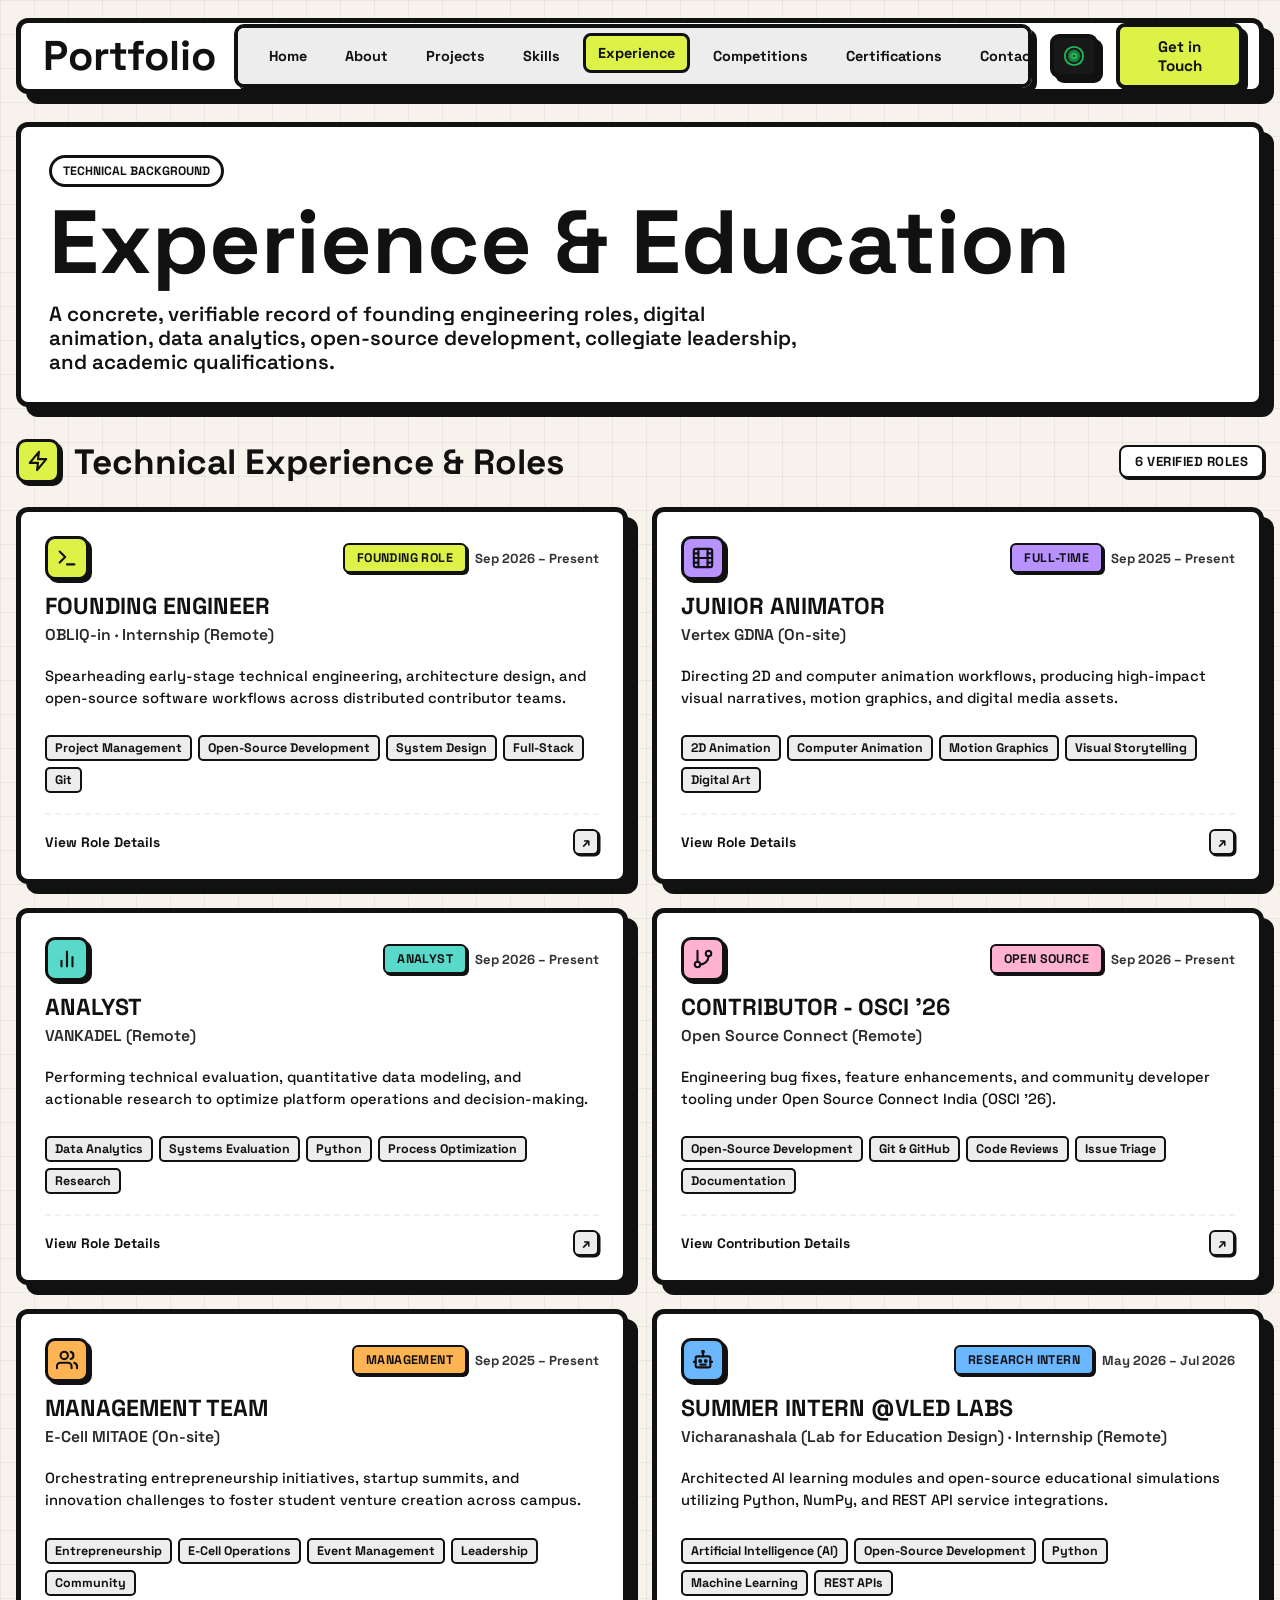
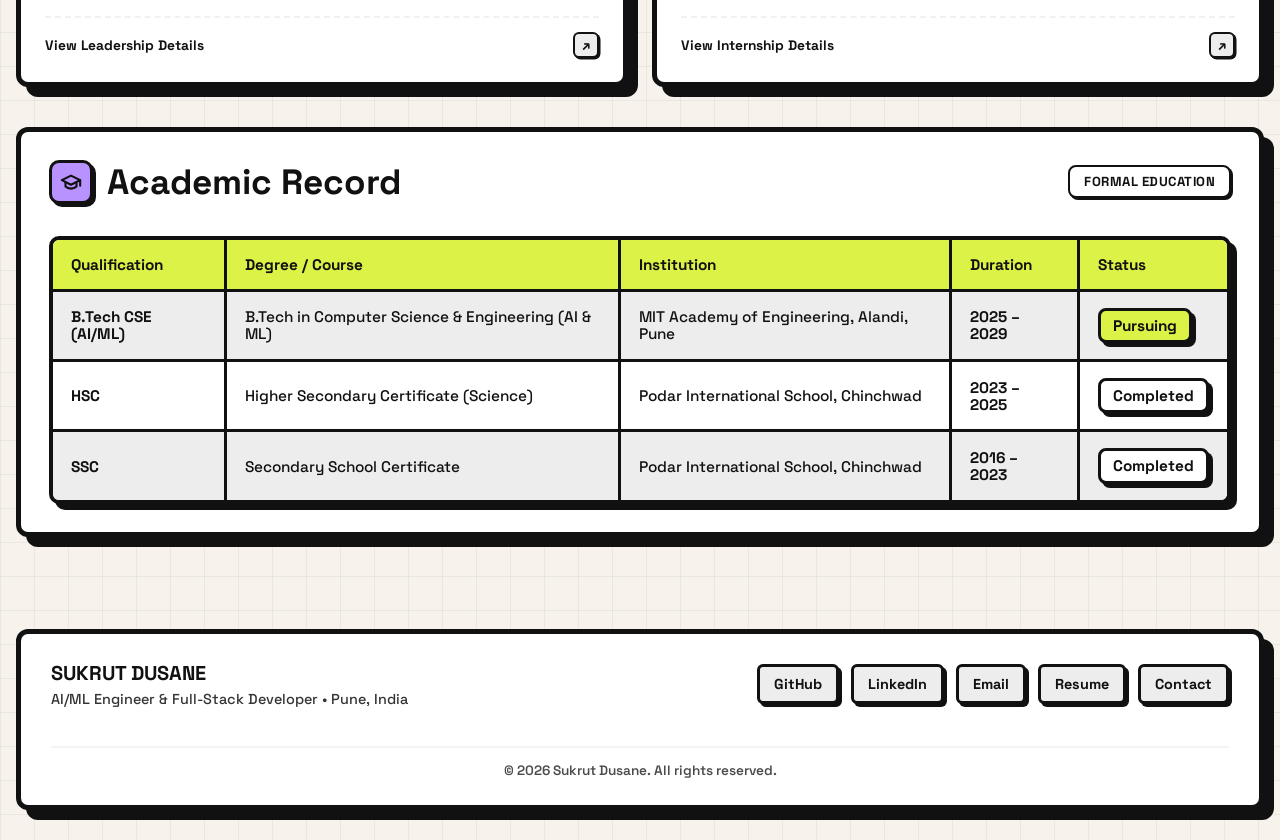
<file: qualifications.html>
<!DOCTYPE html>
<html lang="en">

<head>
  <meta charset="UTF-8" />
  <meta name="viewport" content="width=device-width, initial-scale=1.0" />
  <meta name="description" content="Technical experience, software internships, and academic qualifications of Sukrut Dusane: Founding Engineer at OBLIQ-in, Junior Animator at Vertex GDNA, Analyst at VANKADEL, OSCI '26 Contributor, E-Cell MITAOE, and VLED Labs." />
  <meta name="author" content="Sukrut Dusane" />
  <link rel="canonical" href="https://portfoliosukrut.vercel.app/qualifications.html" />

  <meta property="og:title" content="Experience & Education | Sukrut Dusane" />
  <meta property="og:description" content="Concrete software internships, technical training, open source contributions, and academic background." />
  <meta property="og:image" content="assets/profile.png" />
  <meta property="og:type" content="website" />
  <meta property="og:url" content="https://portfoliosukrut.vercel.app/qualifications.html" />

  <title>Experience & Education | Sukrut Dusane</title>
  <link rel="preconnect" href="https://fonts.googleapis.com" />
  <link rel="preconnect" href="https://fonts.gstatic.com" crossorigin />
  <link href="https://fonts.googleapis.com/css2?family=Space+Grotesk:wght@400;500;600;700&display=swap" rel="stylesheet" />
  <link rel="icon" type="image/svg+xml" href="favicon.svg?v=3" />
  <link rel="icon" type="image/png" href="favicon.png?v=3" />
  <link rel="stylesheet" href="style.css?v=2.5" />
</head>

<body data-page="experience">
  <header class="navbar" aria-label="Primary navigation">
    <a class="brand" href="index.html">Portfolio</a>
    <nav class="menu-bar" aria-label="Portfolio pages">
      <a href="index.html" data-nav="home">Home</a>
      <a href="about.html" data-nav="about">About</a>
      <a href="projects.html" data-nav="projects">Projects</a>
      <a href="skills.html" data-nav="skills">Skills</a>
      <a href="qualifications.html" data-nav="experience">Experience</a>
      <a href="participations.html" data-nav="achievements">Competitions</a>
      <a href="certifications.html" data-nav="certifications">Certifications</a>
      <a href="contact.html" data-nav="contact">Contact</a>
    </nav>
    <button class="spotify-nav-btn" id="spotify-nav-btn" type="button" aria-label="Music Player - Timeless" aria-expanded="false" aria-haspopup="dialog" title="Music Player - Timeless">
      <svg class="nav-vinyl-icon" width="22" height="22" viewBox="0 0 24 24" fill="none" aria-hidden="true">
        <circle cx="12" cy="12" r="10" fill="#18181b" stroke="currentColor" stroke-width="2"/>
        <circle cx="12" cy="12" r="6.5" stroke="currentColor" stroke-width="1" stroke-dasharray="2 1.5" opacity="0.65"/>
        <circle cx="12" cy="12" r="3.2" fill="#1db954" stroke="currentColor" stroke-width="1"/>
        <circle cx="12" cy="12" r="1" fill="#18181b"/>
      </svg>
    </button>
    <button class="touch-button" type="button" data-open-modal>Get in Touch</button>
  </header>

  <main class="page-shell">
    <section class="card page-hero reveal">
      <span class="panel-label">Technical Background</span>
      <h1>Experience & Education</h1>
      <p>A concrete, verifiable record of founding engineering roles, digital animation, data analytics, open-source development, collegiate leadership, and academic qualifications.</p>
    </section>

    <!-- Work & Technical Experience Section (2-Column Grid) -->
    <section class="experience-section reveal" aria-label="Technical Experience">
      <div class="section-title-wrap">
        <h2 class="section-headline">
          <span class="theme-icon-badge bg-lime" aria-hidden="true">
            <svg width="22" height="22" viewBox="0 0 24 24" fill="none" stroke="currentColor" stroke-width="2.3" stroke-linecap="round" stroke-linejoin="round">
              <polygon points="13 2 3 14 12 14 11 22 21 10 12 10 13 2"></polygon>
            </svg>
          </span>
          <span>Technical Experience & Roles</span>
        </h2>
        <span class="section-badge-pill">6 Verified Roles</span>
      </div>

      <div class="experience-grid">
        <!-- 01 Founding Engineer @ OBLIQ-in -->
        <article class="experience-card" tabindex="0" role="button" aria-haspopup="dialog" aria-label="View Founding Engineer details at OBLIQ-in" data-exp-id="founding-engineer">
          <div class="experience-card-top">
            <div class="role-badge-row">
              <span class="theme-icon-badge bg-lime" aria-hidden="true">
                <svg width="22" height="22" viewBox="0 0 24 24" fill="none" stroke="currentColor" stroke-width="2.3" stroke-linecap="round" stroke-linejoin="round">
                  <polyline points="4 17 10 11 4 5"></polyline>
                  <line x1="12" y1="19" x2="20" y2="19"></line>
                </svg>
              </span>
              <div class="role-meta-group">
                <span class="experience-badge" style="background: var(--lime);">Founding Role</span>
                <span class="experience-year-tag">Sep 2026 – Present</span>
              </div>
            </div>
            <div>
              <h3 class="experience-role">Founding Engineer</h3>
              <div class="experience-org">OBLIQ-in · Internship (Remote)</div>
            </div>
            <p class="experience-preview-desc">
              Spearheading early-stage technical engineering, architecture design, and open-source software workflows across distributed contributor teams.
            </p>
            <div class="experience-tags">
              <span class="tech-pill">Project Management</span>
              <span class="tech-pill">Open-Source Development</span>
              <span class="tech-pill">System Design</span>
              <span class="tech-pill">Full-Stack</span>
              <span class="tech-pill">Git</span>
            </div>
          </div>
          <div class="experience-card-cta">
            <span class="cta-prompt">View Role Details</span>
            <span class="cta-arrow" aria-hidden="true">↗</span>
          </div>
        </article>

        <!-- 02 Junior Animator @ Vertex GDNA -->
        <article class="experience-card" tabindex="0" role="button" aria-haspopup="dialog" aria-label="View Junior Animator details at Vertex GDNA" data-exp-id="junior-animator">
          <div class="experience-card-top">
            <div class="role-badge-row">
              <span class="theme-icon-badge bg-purple" aria-hidden="true">
                <svg width="22" height="22" viewBox="0 0 24 24" fill="none" stroke="currentColor" stroke-width="2.3" stroke-linecap="round" stroke-linejoin="round">
                  <rect x="2" y="2" width="20" height="20" rx="2.18" ry="2.18"></rect>
                  <line x1="7" y1="2" x2="7" y2="22"></line>
                  <line x1="17" y1="2" x2="17" y2="22"></line>
                  <line x1="2" y1="12" x2="22" y2="12"></line>
                  <line x1="2" y1="7" x2="7" y2="7"></line>
                  <line x1="2" y1="17" x2="7" y2="17"></line>
                  <line x1="17" y1="17" x2="22" y2="17"></line>
                  <line x1="17" y1="7" x2="22" y2="7"></line>
                </svg>
              </span>
              <div class="role-meta-group">
                <span class="experience-badge" style="background: var(--purple);">Full-time</span>
                <span class="experience-year-tag">Sep 2025 – Present</span>
              </div>
            </div>
            <div>
              <h3 class="experience-role">Junior Animator</h3>
              <div class="experience-org">Vertex GDNA (On-site)</div>
            </div>
            <p class="experience-preview-desc">
              Directing 2D and computer animation workflows, producing high-impact visual narratives, motion graphics, and digital media assets.
            </p>
            <div class="experience-tags">
              <span class="tech-pill">2D Animation</span>
              <span class="tech-pill">Computer Animation</span>
              <span class="tech-pill">Motion Graphics</span>
              <span class="tech-pill">Visual Storytelling</span>
              <span class="tech-pill">Digital Art</span>
            </div>
          </div>
          <div class="experience-card-cta">
            <span class="cta-prompt">View Role Details</span>
            <span class="cta-arrow" aria-hidden="true">↗</span>
          </div>
        </article>

        <!-- 03 Analyst @ VANKADEL -->
        <article class="experience-card" tabindex="0" role="button" aria-haspopup="dialog" aria-label="View Analyst details at VANKADEL" data-exp-id="analyst-vankadel">
          <div class="experience-card-top">
            <div class="role-badge-row">
              <span class="theme-icon-badge bg-cyan" aria-hidden="true">
                <svg width="22" height="22" viewBox="0 0 24 24" fill="none" stroke="currentColor" stroke-width="2.3" stroke-linecap="round" stroke-linejoin="round">
                  <line x1="18" y1="20" x2="18" y2="10"></line>
                  <line x1="12" y1="20" x2="12" y2="4"></line>
                  <line x1="6" y1="20" x2="6" y2="14"></line>
                </svg>
              </span>
              <div class="role-meta-group">
                <span class="experience-badge" style="background: var(--cyan);">Analyst</span>
                <span class="experience-year-tag">Sep 2026 – Present</span>
              </div>
            </div>
            <div>
              <h3 class="experience-role">Analyst</h3>
              <div class="experience-org">VANKADEL (Remote)</div>
            </div>
            <p class="experience-preview-desc">
              Performing technical evaluation, quantitative data modeling, and actionable research to optimize platform operations and decision-making.
            </p>
            <div class="experience-tags">
              <span class="tech-pill">Data Analytics</span>
              <span class="tech-pill">Systems Evaluation</span>
              <span class="tech-pill">Python</span>
              <span class="tech-pill">Process Optimization</span>
              <span class="tech-pill">Research</span>
            </div>
          </div>
          <div class="experience-card-cta">
            <span class="cta-prompt">View Role Details</span>
            <span class="cta-arrow" aria-hidden="true">↗</span>
          </div>
        </article>

        <!-- 04 Contributor - OSCI '26 @ Open Source Connect -->
        <article class="experience-card" tabindex="0" role="button" aria-haspopup="dialog" aria-label="View Contributor details at Open Source Connect" data-exp-id="contributor-osci">
          <div class="experience-card-top">
            <div class="role-badge-row">
              <span class="theme-icon-badge bg-pink" aria-hidden="true">
                <svg width="22" height="22" viewBox="0 0 24 24" fill="none" stroke="currentColor" stroke-width="2.3" stroke-linecap="round" stroke-linejoin="round">
                  <line x1="6" y1="3" x2="6" y2="15"></line>
                  <circle cx="18" cy="6" r="3"></circle>
                  <circle cx="6" cy="18" r="3"></circle>
                  <path d="M18 9a9 9 0 0 1-9 9"></path>
                </svg>
              </span>
              <div class="role-meta-group">
                <span class="experience-badge" style="background: var(--pink);">Open Source</span>
                <span class="experience-year-tag">Sep 2026 – Present</span>
              </div>
            </div>
            <div>
              <h3 class="experience-role">Contributor - OSCI '26</h3>
              <div class="experience-org">Open Source Connect (Remote)</div>
            </div>
            <p class="experience-preview-desc">
              Engineering bug fixes, feature enhancements, and community developer tooling under Open Source Connect India (OSCI '26).
            </p>
            <div class="experience-tags">
              <span class="tech-pill">Open-Source Development</span>
              <span class="tech-pill">Git & GitHub</span>
              <span class="tech-pill">Code Reviews</span>
              <span class="tech-pill">Issue Triage</span>
              <span class="tech-pill">Documentation</span>
            </div>
          </div>
          <div class="experience-card-cta">
            <span class="cta-prompt">View Contribution Details</span>
            <span class="cta-arrow" aria-hidden="true">↗</span>
          </div>
        </article>

        <!-- 05 Management Team @ E-Cell MITAOE -->
        <article class="experience-card" tabindex="0" role="button" aria-haspopup="dialog" aria-label="View Management Team details at E-Cell MITAOE" data-exp-id="management-ecell">
          <div class="experience-card-top">
            <div class="role-badge-row">
              <span class="theme-icon-badge bg-orange" aria-hidden="true">
                <svg width="22" height="22" viewBox="0 0 24 24" fill="none" stroke="currentColor" stroke-width="2.3" stroke-linecap="round" stroke-linejoin="round">
                  <path d="M17 21v-2a4 4 0 0 0-4-4H5a4 4 0 0 0-4 4v2"></path>
                  <circle cx="9" cy="7" r="4"></circle>
                  <path d="M23 21v-2a4 4 0 0 0-3-3.87"></path>
                  <path d="M16 3.13a4 4 0 0 1 0 7.75"></path>
                </svg>
              </span>
              <div class="role-meta-group">
                <span class="experience-badge" style="background: var(--neon-orange);">Management</span>
                <span class="experience-year-tag">Sep 2025 – Present</span>
              </div>
            </div>
            <div>
              <h3 class="experience-role">Management Team</h3>
              <div class="experience-org">E-Cell MITAOE (On-site)</div>
            </div>
            <p class="experience-preview-desc">
              Orchestrating entrepreneurship initiatives, startup summits, and innovation challenges to foster student venture creation across campus.
            </p>
            <div class="experience-tags">
              <span class="tech-pill">Entrepreneurship</span>
              <span class="tech-pill">E-Cell Operations</span>
              <span class="tech-pill">Event Management</span>
              <span class="tech-pill">Leadership</span>
              <span class="tech-pill">Community</span>
            </div>
          </div>
          <div class="experience-card-cta">
            <span class="cta-prompt">View Leadership Details</span>
            <span class="cta-arrow" aria-hidden="true">↗</span>
          </div>
        </article>

        <!-- 06 Summer Intern @ VLED Labs -->
        <article class="experience-card" tabindex="0" role="button" aria-haspopup="dialog" aria-label="View Summer Intern details at VLED Labs" data-exp-id="intern-vled-labs">
          <div class="experience-card-top">
            <div class="role-badge-row">
              <span class="theme-icon-badge bg-blue" aria-hidden="true">
                <svg width="22" height="22" viewBox="0 0 24 24" fill="none" stroke="currentColor" stroke-width="2.3" stroke-linecap="round" stroke-linejoin="round">
                  <rect x="4" y="8" width="16" height="12" rx="2"></rect>
                  <path d="M12 8V4"></path>
                  <circle cx="12" cy="3" r="1" fill="currentColor"></circle>
                  <path d="M2 14h2"></path>
                  <path d="M20 14h2"></path>
                  <circle cx="9" cy="13" r="1" fill="currentColor"></circle>
                  <circle cx="15" cy="13" r="1" fill="currentColor"></circle>
                  <path d="M9 17h6"></path>
                </svg>
              </span>
              <div class="role-meta-group">
                <span class="experience-badge" style="background: var(--electric-blue);">Research Intern</span>
                <span class="experience-year-tag">May 2026 – Jul 2026</span>
              </div>
            </div>
            <div>
              <h3 class="experience-role">Summer Intern @VLED Labs</h3>
              <div class="experience-org">Vicharanashala (Lab for Education Design) · Internship (Remote)</div>
            </div>
            <p class="experience-preview-desc">
              Architected AI learning modules and open-source educational simulations utilizing Python, NumPy, and REST API service integrations.
            </p>
            <div class="experience-tags">
              <span class="tech-pill">Artificial Intelligence (AI)</span>
              <span class="tech-pill">Open-Source Development</span>
              <span class="tech-pill">Python</span>
              <span class="tech-pill">Machine Learning</span>
              <span class="tech-pill">REST APIs</span>
            </div>
          </div>
          <div class="experience-card-cta">
            <span class="cta-prompt">View Internship Details</span>
            <span class="cta-arrow" aria-hidden="true">↗</span>
          </div>
        </article>
      </div>
    </section>

    <!-- Academic Qualifications Section -->
    <section class="card qualifications-card reveal" style="margin-top: 10px;">
      <div class="section-title-wrap" style="margin-bottom: 8px;">
        <h2 class="section-headline">
          <span class="theme-icon-badge bg-purple" aria-hidden="true">
            <svg width="22" height="22" viewBox="0 0 24 24" fill="none" stroke="currentColor" stroke-width="2.3" stroke-linecap="round" stroke-linejoin="round">
              <path d="M22 10v6M2 10l10-5 10 5-10 5z"></path>
              <path d="M6 12v5c3 3 9 3 12 0v-5"></path>
            </svg>
          </span>
          <span>Academic Record</span>
        </h2>
        <span class="section-badge-pill">Formal Education</span>
      </div>
      <div class="qualification-table-wrap">
        <table class="qualification-table" aria-label="Qualifications">
          <thead>
            <tr>
              <th scope="col">Qualification</th>
              <th scope="col">Degree / Course</th>
              <th scope="col">Institution</th>
              <th scope="col">Duration</th>
              <th scope="col">Status</th>
            </tr>
          </thead>
          <tbody>
            <tr>
              <td><a class="qualification-link" href="https://mitaoe.ac.in/" target="_blank" rel="noreferrer">B.Tech CSE (AI/ML)</a></td>
              <td><a class="qualification-link" href="https://mitaoe.ac.in/" target="_blank" rel="noreferrer">B.Tech in Computer Science & Engineering (AI & ML)</a></td>
              <td><a class="qualification-link" href="https://mitaoe.ac.in/" target="_blank" rel="noreferrer">MIT Academy of Engineering, Alandi, Pune</a></td>
              <td><a class="qualification-link" href="https://mitaoe.ac.in/" target="_blank" rel="noreferrer">2025 – 2029</a></td>
              <td><a class="qualification-link" href="https://mitaoe.ac.in/" target="_blank" rel="noreferrer"><span class="qualification-status" style="background: var(--lime); color: #111111;">Pursuing</span></a></td>
            </tr>
            <tr>
              <td>HSC</td>
              <td>Higher Secondary Certificate (Science)</td>
              <td>Podar International School, Chinchwad</td>
              <td>2023 – 2025</td>
              <td><span class="qualification-status">Completed</span></td>
            </tr>
            <tr>
              <td>SSC</td>
              <td>Secondary School Certificate</td>
              <td>Podar International School, Chinchwad</td>
              <td>2016 – 2023</td>
              <td><span class="qualification-status">Completed</span></td>
            </tr>
          </tbody>
        </table>
      </div>
    </section>
  </main>

  <!-- Consistent Site Footer -->
  <footer class="site-footer" role="contentinfo">
    <div class="footer-bio">
      <h3>Sukrut Dusane</h3>
      <p>AI/ML Engineer & Full-Stack Developer • Pune, India</p>
    </div>
    <div class="footer-links">
      <a href="https://github.com/sukrut07" target="_blank" rel="noreferrer" class="footer-link">GitHub</a>
      <a href="https://www.linkedin.com/in/sukrut-dusane-b44813386/" target="_blank" rel="noreferrer" class="footer-link">LinkedIn</a>
      <a href="mailto:sukrutdusane@gmail.com" class="footer-link">Email</a>
      <a href="assets/resume.pdf" target="_blank" rel="noreferrer" class="footer-link">Resume</a>
      <button type="button" class="footer-link" data-open-modal style="cursor: pointer;">Contact</button>
    </div>
    <div class="footer-copyright">
      <span>© 2026 Sukrut Dusane. All rights reserved.</span>
    </div>
  </footer>

  <!-- Experience / Internship Details Modal -->
  <div class="modal" id="experience-modal" role="dialog" aria-modal="true" aria-labelledby="exp-modal-title" hidden>
    <div class="modal-backdrop" data-close-exp-modal></div>
    <section class="modal-panel exp-modal-panel" tabindex="-1">
      <button class="modal-close" type="button" data-close-exp-modal aria-label="Close details modal">×</button>

      <div class="exp-modal-header">
        <div class="exp-modal-header-top">
          <span id="exp-modal-icon" class="theme-icon-badge bg-lime" aria-hidden="true">
            <svg width="22" height="22" viewBox="0 0 24 24" fill="none" stroke="currentColor" stroke-width="2.3" stroke-linecap="round" stroke-linejoin="round">
              <polyline points="4 17 10 11 4 5"></polyline>
              <line x1="12" y1="19" x2="20" y2="19"></line>
            </svg>
          </span>
          <div class="exp-modal-badges">
            <span id="exp-modal-badge" class="experience-badge" style="background: var(--lime);">Founding Role</span>
            <span id="exp-modal-period" class="experience-year-tag">Sep 2026 – Present</span>
          </div>
        </div>
        <h2 id="exp-modal-title" class="exp-modal-title">Founding Engineer</h2>
        <div id="exp-modal-org" class="exp-modal-org">OBLIQ-in · Internship</div>
        <div id="exp-modal-mode" class="exp-modal-mode">Remote • Internship</div>
      </div>

      <div class="exp-modal-body">
        <div class="exp-modal-section">
          <h4>Program Overview & Engineering Scope</h4>
          <p id="exp-modal-overview">Detailed overview goes here.</p>
        </div>

        <div class="exp-modal-section">
          <h4>Key Responsibilities & Deliverables</h4>
          <ul id="exp-modal-deliverables" class="exp-modal-list">
            <!-- Populated dynamically -->
          </ul>
        </div>

        <div class="exp-modal-section">
          <h4>Technologies & Development Tooling</h4>
          <div id="exp-modal-tags" class="tech-pills">
            <!-- Populated dynamically -->
          </div>
        </div>

        <div class="exp-modal-section">
          <h4>Core Engineering Competencies</h4>
          <div id="exp-modal-competencies" class="exp-competencies-grid">
            <!-- Populated dynamically -->
          </div>
        </div>
      </div>

      <div class="exp-modal-footer">
        <button class="touch-button" type="button" data-close-exp-modal>Close Details</button>
      </div>
    </section>
  </div>

  <!-- Contact Modal -->
  <div class="modal" id="contact-modal" role="dialog" aria-modal="true" aria-labelledby="contact-modal-title" hidden>
    <div class="modal-backdrop" data-close-modal></div>
    <section class="modal-panel" tabindex="-1">
      <button class="modal-close" type="button" data-close-modal aria-label="Close contact modal">×</button>
      <span class="panel-label">Contact</span>
      <h2 id="contact-modal-title">Let's build something intelligent.</h2>
      <p>Reach out for AI/ML engineering, full-stack systems, computer vision prototypes, or hackathon collaborations.</p>
      <div class="modal-actions-list">
        <a href="mailto:sukrutdusane@gmail.com" class="modal-action-row btn-lime">
          <span>Email Sukrut</span>
          <svg width="20" height="20" viewBox="0 0 24 24" fill="none" stroke="currentColor" stroke-width="2" stroke-linecap="round" stroke-linejoin="round">
            <path d="M4 4h16c1.1 0 2 .9 2 2v12c0 1.1-.9 2-2 2H4c-1.1 0-2-.9-2-2V6c0-1.1.9-2 2-2z"></path>
            <polyline points="22,6 12,13 2,6"></polyline>
          </svg>
        </a>
        <a href="https://www.linkedin.com/in/sukrut-dusane-b44813386/" target="_blank" rel="noreferrer" class="modal-action-row btn-purple">
          <span>LinkedIn</span>
          <svg width="20" height="20" viewBox="0 0 24 24" fill="none" stroke="currentColor" stroke-width="2" stroke-linecap="round" stroke-linejoin="round">
            <path d="M16 8a6 6 0 0 1 6 6v7h-4v-7a2 2 0 0 0-2-2 2 2 0 0 0-2 2v7h-4v-7a6 6 0 0 1 6-6z"></path>
            <rect x="2" y="9" width="4" height="12"></rect>
            <circle cx="4" cy="4" r="2"></circle>
          </svg>
        </a>
        <a href="https://github.com/sukrut07" target="_blank" rel="noreferrer" class="modal-action-row btn-dark">
          <span>GitHub</span>
          <svg width="20" height="20" viewBox="0 0 24 24" fill="none" stroke="currentColor" stroke-width="2" stroke-linecap="round" stroke-linejoin="round">
            <path d="M9 19c-5 1.5-5-2.5-7-3m14 6v-3.87a3.37 3.37 0 0 0-.94-2.61c3.14-.35 6.44-1.54 6.44-7A5.44 5.44 0 0 0 20 4.77 5.07 5.07 0 0 0 19.91 1S18.73.65 16 2.48a13.38 13.38 0 0 0-7 0C6.27.65 5.09 1 5.09 1A5.07 5.07 0 0 0 5 4.77a5.44 5.44 0 0 0-1.5 3.78c0 5.42 3.3 6.61 6.44 7A3.37 3.37 0 0 0 9 18.13V22"></path>
          </svg>
        </a>
        <a href="tel:9175117543" class="modal-action-row btn-white">
          <span>+91 91751 17543</span>
          <svg width="20" height="20" viewBox="0 0 24 24" fill="none" stroke="currentColor" stroke-width="2" stroke-linecap="round" stroke-linejoin="round">
            <path d="M22 16.92v3a2 2 0 0 1-2.18 2 19.79 19.79 0 0 1-8.63-3.07 19.5 19.5 0 0 1-6-6 19.79 19.79 0 0 1-3.07-8.67A2 2 0 0 1 4.11 2h3a2 2 0 0 1 2 1.72 12.84 12.84 0 0 0 .7 2.81 2 2 0 0 1-.45 2.11L8.09 9.91a16 16 0 0 0 6 6l1.27-1.27a2 2 0 0 1 2.11-.45 12.84 12.84 0 0 0 2.81.7A2 2 0 0 1 22 16.92z"></path>
          </svg>
        </a>
      </div>
    </section>
  </div>

  <script src="experience-data.js?v=2.5"></script>
  <script src="script.js?v=2.5"></script>
</body>

</html>
</file>
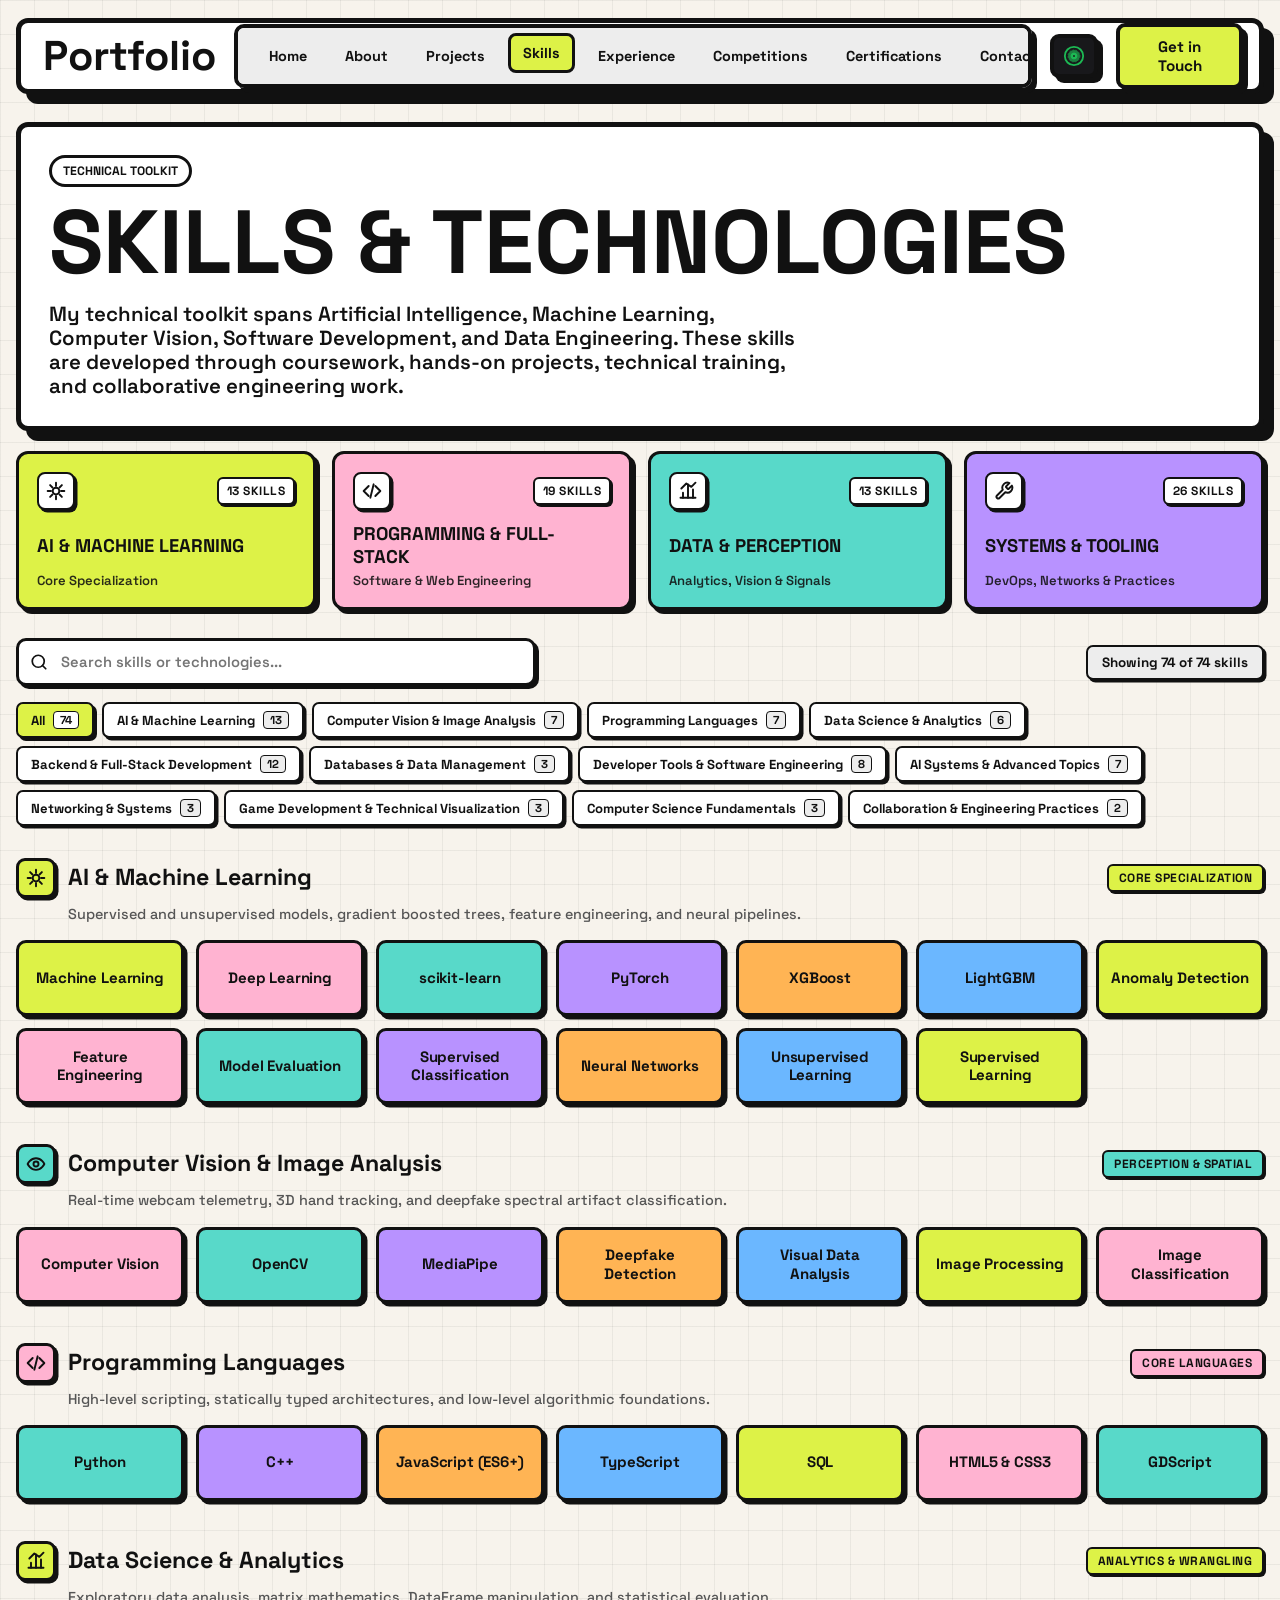
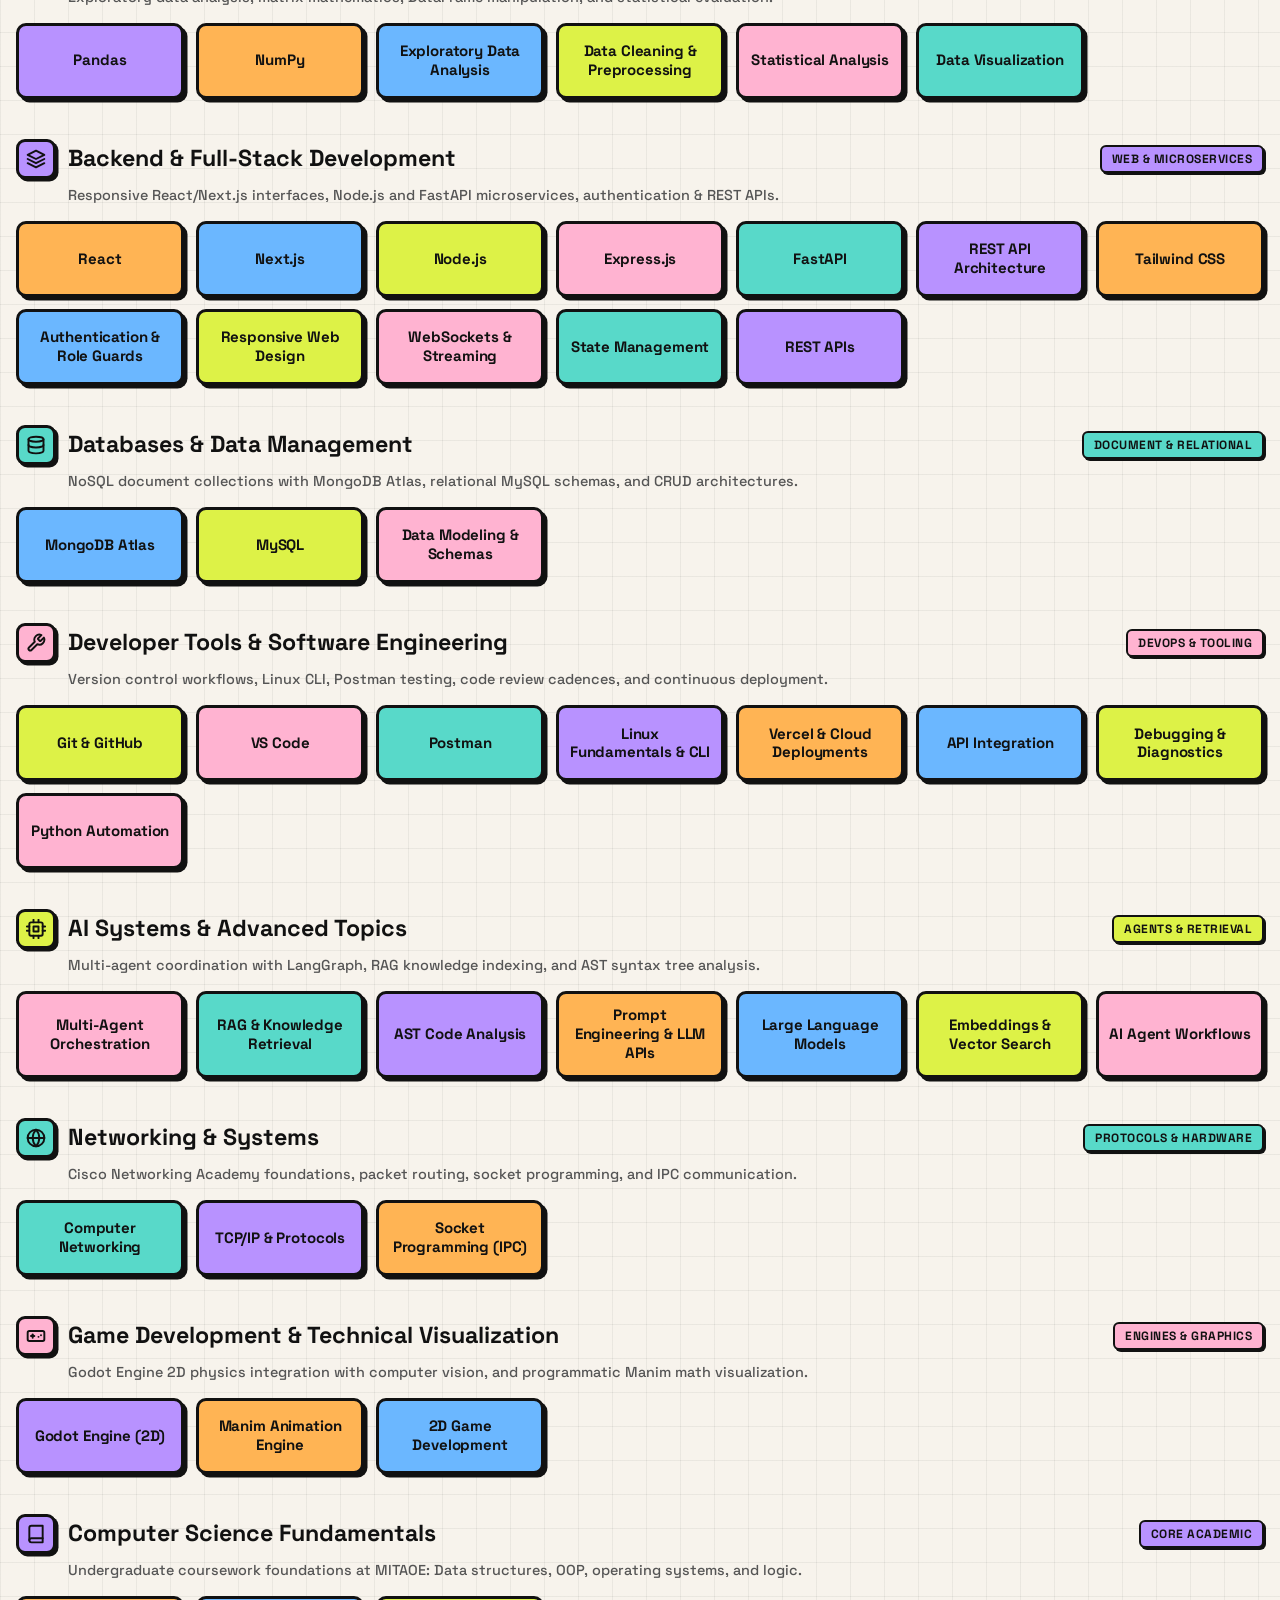
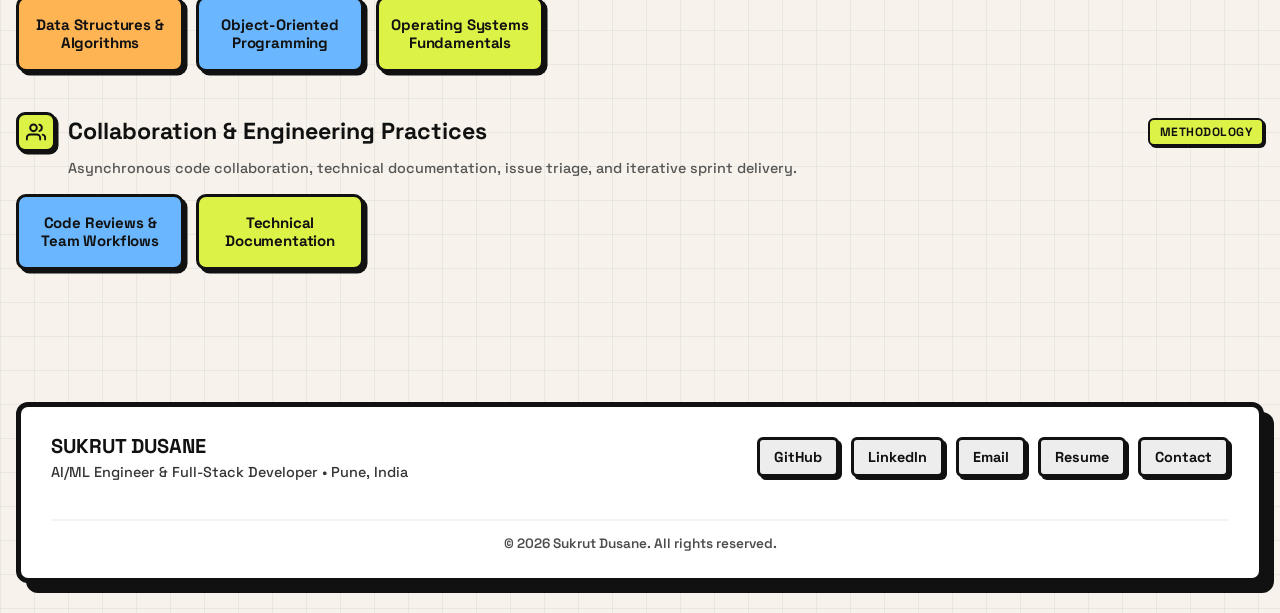
<file: skills.html>
<!DOCTYPE html>
<html lang="en">

<head>
  <meta charset="UTF-8" />
  <meta name="viewport" content="width=device-width, initial-scale=1.0" />
  <meta name="description" content="Technical toolkit & skills dashboard of Sukrut Dusane: AI/ML engineering, computer vision, data analytics, full-stack architectures, and systems." />
  <meta name="author" content="Sukrut Dusane" />
  <link rel="canonical" href="https://portfoliosukrut.vercel.app/skills.html" />

  <meta property="og:title" content="Skills & Technologies | Sukrut Dusane" />
  <meta property="og:description" content="Categorized, evidence-based technical skills dashboard across AI/ML, computer vision, programming, and software engineering." />
  <meta property="og:image" content="assets/profile.png" />
  <meta property="og:type" content="website" />
  <meta property="og:url" content="https://portfoliosukrut.vercel.app/skills.html" />

  <title>Skills & Technologies | Sukrut Dusane</title>
  <link rel="preconnect" href="https://fonts.googleapis.com" />
  <link rel="preconnect" href="https://fonts.gstatic.com" crossorigin />
  <link href="https://fonts.googleapis.com/css2?family=Space+Grotesk:wght@400;500;600;700&display=swap" rel="stylesheet" />
  <link rel="icon" type="image/svg+xml" href="favicon.svg?v=3" />
  <link rel="icon" type="image/png" href="favicon.png?v=3" />
  <link rel="stylesheet" href="style.css?v=2.5" />
</head>

<body data-page="skills">
  <header class="navbar" aria-label="Primary navigation">
    <a class="brand" href="index.html">Portfolio</a>
    <nav class="menu-bar" aria-label="Portfolio pages">
      <a href="index.html" data-nav="home">Home</a>
      <a href="about.html" data-nav="about">About</a>
      <a href="projects.html" data-nav="projects">Projects</a>
      <a href="skills.html" data-nav="skills">Skills</a>
      <a href="qualifications.html" data-nav="experience">Experience</a>
      <a href="participations.html" data-nav="achievements">Competitions</a>
      <a href="certifications.html" data-nav="certifications">Certifications</a>
      <a href="contact.html" data-nav="contact">Contact</a>
    </nav>
    <button class="spotify-nav-btn" id="spotify-nav-btn" type="button" aria-label="Music Player - Timeless" aria-expanded="false" aria-haspopup="dialog" title="Music Player - Timeless">
      <svg class="nav-vinyl-icon" width="22" height="22" viewBox="0 0 24 24" fill="none" aria-hidden="true">
        <circle cx="12" cy="12" r="10" fill="#18181b" stroke="currentColor" stroke-width="2"/>
        <circle cx="12" cy="12" r="6.5" stroke="currentColor" stroke-width="1" stroke-dasharray="2 1.5" opacity="0.65"/>
        <circle cx="12" cy="12" r="3.2" fill="#1db954" stroke="currentColor" stroke-width="1"/>
        <circle cx="12" cy="12" r="1" fill="#18181b"/>
      </svg>
    </button>
    <button class="touch-button" type="button" data-open-modal>Get in Touch</button>
  </header>

  <main class="page-shell">
    <!-- Hero Section -->
    <section class="card page-hero reveal">
      <span class="panel-label">Technical Toolkit</span>
      <h1>SKILLS & TECHNOLOGIES</h1>
      <p>My technical toolkit spans Artificial Intelligence, Machine Learning, Computer Vision, Software Development, and Data Engineering. These skills are developed through coursework, hands-on projects, technical training, and collaborative engineering work.</p>
    </section>

    <!-- Overview KPI Cards Section -->
    <section class="skills-overview-section reveal" aria-label="Skills Category Overview">
      <div class="skills-kpi-summary-grid">
        <div class="skills-summary-card" style="background: var(--lime);">
          <div class="summary-card-header">
            <span class="summary-card-icon" aria-hidden="true">
              <svg viewBox="0 0 24 24" fill="none" stroke="currentColor" stroke-width="2.3" stroke-linecap="round" stroke-linejoin="round">
                <path d="M12 2v4M12 18v4M4.93 4.93l2.83 2.83M16.24 16.24l2.83 2.83M2 12h4M18 12h4M4.93 19.07l2.83-2.83M16.24 7.76l2.83-2.83"></path>
                <circle cx="12" cy="12" r="4"></circle>
              </svg>
            </span>
            <span class="summary-count" id="count-ai-ml">Loading...</span>
          </div>
          <h3>AI & Machine Learning</h3>
          <p>Core Specialization</p>
        </div>

        <div class="skills-summary-card" style="background: var(--pink);">
          <div class="summary-card-header">
            <span class="summary-card-icon" aria-hidden="true">
              <svg viewBox="0 0 24 24" fill="none" stroke="currentColor" stroke-width="2.3" stroke-linecap="round" stroke-linejoin="round">
                <polyline points="16 18 22 12 16 6"></polyline>
                <polyline points="8 6 2 12 8 18"></polyline>
                <line x1="14" y1="4" x2="10" y2="20"></line>
              </svg>
            </span>
            <span class="summary-count" id="count-dev">Loading...</span>
          </div>
          <h3>Programming & Full-Stack</h3>
          <p>Software & Web Engineering</p>
        </div>

        <div class="skills-summary-card" style="background: var(--cyan);">
          <div class="summary-card-header">
            <span class="summary-card-icon" aria-hidden="true">
              <svg viewBox="0 0 24 24" fill="none" stroke="currentColor" stroke-width="2.3" stroke-linecap="round" stroke-linejoin="round">
                <line x1="18" y1="20" x2="18" y2="10"></line>
                <line x1="12" y1="20" x2="12" y2="4"></line>
                <line x1="6" y1="20" x2="6" y2="14"></line>
                <path d="M3 20h18"></path>
                <polyline points="4 9 10 3 16 7 21 2"></polyline>
              </svg>
            </span>
            <span class="summary-count" id="count-data">Loading...</span>
          </div>
          <h3>Data & Perception</h3>
          <p>Analytics, Vision & Signals</p>
        </div>

        <div class="skills-summary-card" style="background: var(--purple);">
          <div class="summary-card-header">
            <span class="summary-card-icon" aria-hidden="true">
              <svg viewBox="0 0 24 24" fill="none" stroke="currentColor" stroke-width="2.3" stroke-linecap="round" stroke-linejoin="round">
                <path d="M14.7 6.3a1 1 0 0 0 0 1.4l1.6 1.6a1 1 0 0 0 1.4 0l3.77-3.77a6 6 0 0 1-7.94 7.94l-6.91 6.91a2.12 2.12 0 0 1-3-3l6.91-6.91a6 6 0 0 1 7.94-7.94l-3.76 3.76z"></path>
              </svg>
            </span>
            <span class="summary-count" id="count-systems">Loading...</span>
          </div>
          <h3>Systems & Tooling</h3>
          <p>DevOps, Networks & Practices</p>
        </div>
      </div>
    </section>

    <!-- Controls: Search Input & Category Filter Bar -->
    <section class="skills-controls-section reveal" aria-label="Skills Filter and Search">
      <div class="skills-search-bar-wrap">
        <div class="skills-search-box">
          <svg class="search-icon" width="18" height="18" viewBox="0 0 24 24" fill="none" stroke="currentColor" stroke-width="2.3" stroke-linecap="round" stroke-linejoin="round" aria-hidden="true">
            <circle cx="11" cy="11" r="8"></circle>
            <line x1="21" y1="21" x2="16.65" y2="16.65"></line>
          </svg>
          <input type="text" id="skills-search-input" placeholder="Search skills or technologies..." aria-label="Search skills or technologies" autocomplete="off" />
          <button type="button" id="skills-clear-search" class="search-clear-btn" aria-label="Clear search" hidden>×</button>
        </div>
        <div class="skills-total-badge" id="skills-total-badge" aria-live="polite">
          Showing <span id="visible-skills-count">0</span> of <span id="total-skills-count">0</span> skills
        </div>
      </div>

      <div class="skills-filter-bar" id="skills-filter-bar" aria-label="Filter skills by category">
        <!-- Rendered dynamically by script.js with live counts -->
      </div>
    </section>

    <!-- Categorized Skills Grid Container -->
    <div id="skills-container" class="skills-categories-container" aria-live="polite">
      <!-- Dynamically populated by script.js from skills-data.js -->
    </div>
  </main>

  <!-- Consistent Site Footer -->
  <footer class="site-footer" role="contentinfo">
    <div class="footer-bio">
      <h3>Sukrut Dusane</h3>
      <p>AI/ML Engineer & Full-Stack Developer • Pune, India</p>
    </div>
    <div class="footer-links">
      <a href="https://github.com/sukrut07" target="_blank" rel="noreferrer" class="footer-link">GitHub</a>
      <a href="https://www.linkedin.com/in/sukrut-dusane-b44813386/" target="_blank" rel="noreferrer" class="footer-link">LinkedIn</a>
      <a href="mailto:sukrutdusane@gmail.com" class="footer-link">Email</a>
      <a href="assets/resume.pdf" target="_blank" rel="noreferrer" class="footer-link">Resume</a>
      <button type="button" class="footer-link" data-open-modal style="cursor: pointer;">Contact</button>
    </div>
    <div class="footer-copyright">
      <span>© 2026 Sukrut Dusane. All rights reserved.</span>
    </div>
  </footer>

  <!-- Contact Modal -->
  <div class="modal" id="contact-modal" role="dialog" aria-modal="true" aria-labelledby="contact-modal-title" hidden>
    <div class="modal-backdrop" data-close-modal></div>
    <section class="modal-panel" tabindex="-1">
      <button class="modal-close" type="button" data-close-modal aria-label="Close contact modal">×</button>
      <span class="panel-label">Contact</span>
      <h2 id="contact-modal-title">Let's build something intelligent.</h2>
      <p>Reach out for AI/ML engineering, full-stack systems, computer vision prototypes, or hackathon collaborations.</p>
      <div class="modal-actions-list">
        <a href="mailto:sukrutdusane@gmail.com" class="modal-action-row btn-lime">
          <span>Email Sukrut</span>
          <svg width="20" height="20" viewBox="0 0 24 24" fill="none" stroke="currentColor" stroke-width="2" stroke-linecap="round" stroke-linejoin="round">
            <path d="M4 4h16c1.1 0 2 .9 2 2v12c0 1.1-.9 2-2 2H4c-1.1 0-2-.9-2-2V6c0-1.1.9-2 2-2z"></path>
            <polyline points="22,6 12,13 2,6"></polyline>
          </svg>
        </a>
        <a href="https://www.linkedin.com/in/sukrut-dusane-b44813386/" target="_blank" rel="noreferrer" class="modal-action-row btn-purple">
          <span>LinkedIn</span>
          <svg width="20" height="20" viewBox="0 0 24 24" fill="none" stroke="currentColor" stroke-width="2" stroke-linecap="round" stroke-linejoin="round">
            <path d="M16 8a6 6 0 0 1 6 6v7h-4v-7a2 2 0 0 0-2-2 2 2 0 0 0-2 2v7h-4v-7a6 6 0 0 1 6-6z"></path>
            <rect x="2" y="9" width="4" height="12"></rect>
            <circle cx="4" cy="4" r="2"></circle>
          </svg>
        </a>
        <a href="https://github.com/sukrut07" target="_blank" rel="noreferrer" class="modal-action-row btn-dark">
          <span>GitHub</span>
          <svg width="20" height="20" viewBox="0 0 24 24" fill="none" stroke="currentColor" stroke-width="2" stroke-linecap="round" stroke-linejoin="round">
            <path d="M9 19c-5 1.5-5-2.5-7-3m14 6v-3.87a3.37 3.37 0 0 0-.94-2.61c3.14-.35 6.44-1.54 6.44-7A5.44 5.44 0 0 0 20 4.77 5.07 5.07 0 0 0 19.91 1S18.73.65 16 2.48a13.38 13.38 0 0 0-7 0C6.27.65 5.09 1 5.09 1A5.07 5.07 0 0 0 5 4.77a5.44 5.44 0 0 0-1.5 3.78c0 5.42 3.3 6.61 6.44 7A3.37 3.37 0 0 0 9 18.13V22"></path>
          </svg>
        </a>
        <a href="tel:9175117543" class="modal-action-row btn-white">
          <span>+91 91751 17543</span>
          <svg width="20" height="20" viewBox="0 0 24 24" fill="none" stroke="currentColor" stroke-width="2" stroke-linecap="round" stroke-linejoin="round">
            <path d="M22 16.92v3a2 2 0 0 1-2.18 2 19.79 19.79 0 0 1-8.63-3.07 19.5 19.5 0 0 1-6-6 19.79 19.79 0 0 1-3.07-8.67A2 2 0 0 1 4.11 2h3a2 2 0 0 1 2 1.72 12.84 12.84 0 0 0 .7 2.81 2 2 0 0 1-.45 2.11L8.09 9.91a16 16 0 0 0 6 6l1.27-1.27a2 2 0 0 1 2.11-.45 12.84 12.84 0 0 0 2.81.7A2 2 0 0 1 22 16.92z"></path>
          </svg>
        </a>
      </div>
    </section>
  </div>

  <!-- Skill Detail Modal -->
  <div class="modal" id="skill-detail-modal" role="dialog" aria-modal="true" aria-labelledby="skill-modal-title" hidden>
    <div class="modal-backdrop" data-close-skill-modal></div>
    <section class="modal-panel skill-detail-modal-panel" tabindex="-1">
      <button class="modal-close" type="button" data-close-skill-modal aria-label="Close skill details">×</button>
      <div class="skill-modal-header-meta">
        <span class="skill-modal-category-badge" id="skill-modal-category">Category</span>
        <span class="evidence-tag" id="skill-modal-evidence">PROJECT-USED</span>
      </div>
      <h2 id="skill-modal-title" class="skill-modal-title">Skill Name</h2>
      
      <div class="skill-modal-body">
        <div class="skill-modal-section">
          <h3 class="skill-modal-section-title">
            <svg width="18" height="18" viewBox="0 0 24 24" fill="none" stroke="currentColor" stroke-width="2.3" stroke-linecap="round" stroke-linejoin="round" aria-hidden="true"><circle cx="12" cy="12" r="10"></circle><line x1="12" y1="16" x2="12" y2="12"></line><line x1="12" y1="8" x2="12.01" y2="8"></line></svg>
            What It Means
          </h3>
          <p id="skill-modal-explanation" class="skill-modal-text"></p>
        </div>

        <div class="skill-modal-section">
          <h3 class="skill-modal-section-title">
            <svg width="18" height="18" viewBox="0 0 24 24" fill="none" stroke="currentColor" stroke-width="2.3" stroke-linecap="round" stroke-linejoin="round" aria-hidden="true"><polygon points="12 2 2 7 12 12 22 7 12 2"></polygon><polyline points="2 17 12 22 22 17"></polyline><polyline points="2 12 12 17 22 12"></polyline></svg>
            Role in AI/ML & Software Engineering
          </h3>
          <p id="skill-modal-application" class="skill-modal-text"></p>
        </div>

        <div class="skill-modal-section" id="skill-modal-example-wrap">
          <h3 class="skill-modal-section-title">
            <svg width="18" height="18" viewBox="0 0 24 24" fill="none" stroke="currentColor" stroke-width="2.3" stroke-linecap="round" stroke-linejoin="round" aria-hidden="true"><polyline points="9 11 12 14 22 4"></polyline><path d="M21 12v7a2 2 0 0 1-2 2H5a2 2 0 0 1-2-2V5a2 2 0 0 1 2-2h11"></path></svg>
            Practical Application & Projects
          </h3>
          <p id="skill-modal-example" class="skill-modal-text"></p>
        </div>

        <div class="skill-modal-footer">
          <div class="skill-modal-tags" id="skill-modal-tags">
            <!-- Tech pills -->
          </div>
          <div id="skill-modal-repo-wrap">
            <!-- Repo button if available -->
          </div>
        </div>
      </div>
    </section>
  </div>

  <script src="skills-data.js?v=2.5"></script>
  <script src="script.js?v=2.5"></script>
</body>

</html>
</file>
<file: style.css>
:root {
  --bg: #f7f3ec;
  --black: #111111;
  --white: #ffffff;
  --purple: #b892ff;
  --lime: #ddf247;
  --pink: #ffb3d1;
  --cyan: #58d9c9;
  --electric-blue: #6bb7ff;
  --neon-orange: #ffb454;
  --neon-mint: #bfffd8;
  --gray: #ededed;
  --grid-line: rgba(17, 17, 17, 0.055);
  --border: 5px solid var(--black);
  --radius: 12px;
  --shadow: 10px 10px 0 var(--black);
  --shadow-hover: 15px 15px 0 var(--black);
  --max-width: 1380px;
}

* {
  box-sizing: border-box;
}

html {
  scroll-behavior: smooth;
}

@media (prefers-reduced-motion: reduce) {
  *,
  *::before,
  *::after {
    animation-duration: 0.01ms !important;
    animation-iteration-count: 1 !important;
    transition-duration: 0.01ms !important;
    scroll-behavior: auto !important;
  }
}

body {
  margin: 0;
  min-height: 100vh;
  color: var(--black);
  background:
    linear-gradient(90deg, var(--grid-line) 1px, transparent 1px),
    linear-gradient(var(--grid-line) 1px, transparent 1px),
    var(--bg);
  background-size: 34px 34px;
  font-family: "Space Grotesk", Arial, sans-serif;
  font-weight: 500;
}

body.dark {
  --bg: #111111;
  --black: #f7f3ec;
  --white: #1e1e1e;
  --gray: #2c2c2c;
  --grid-line: rgba(247, 243, 236, 0.08);
  --purple: #c4a1ff;
  --lime: #d8ff3e;
  --pink: #ff8fb7;
  --cyan: #54ebd7;
  --electric-blue: #70baff;
  --neon-orange: #ffb86c;
  --neon-mint: #86efac;
  color: var(--black);
}

body.dark .hero-stat-box,
body.dark .achievement-tag,
body.dark .achievement-tag-small,
body.dark .btn-primary,
body.dark .filter-pill.active,
body.dark .building-card-tag,
body.dark .node-step,
body.dark .achievement-ribbon.gold,
body.dark .achievement-ribbon.silver,
body.dark .achievement-ribbon.bronze {
  color: #111111 !important;
}

body.modal-open {
  overflow: hidden;
}

a {
  color: inherit;
  text-decoration: none;
}

button,
a {
  font-family: inherit;
}

button {
  color: inherit;
}

.navbar {
  position: sticky;
  top: 18px;
  z-index: 20;
  width: min(calc(100% - 32px), var(--max-width));
  height: 76px;
  margin: 18px auto 28px;
  display: flex;
  align-items: center;
  justify-content: space-between;
  gap: 18px;
  padding: 12px 16px 12px 22px;
  background: var(--white);
  border: var(--border);
  border-radius: var(--radius);
  box-shadow: var(--shadow);
}

.brand {
  flex: 0 0 auto;
  font-size: clamp(1.65rem, 4vw, 2.6rem);
  font-weight: 700;
  letter-spacing: 0;
  line-height: 1;
}

.nav-actions {
  display: flex;
  align-items: center;
  gap: 12px;
}

.menu-bar {
  flex: 1 1 auto;
  display: flex;
  align-items: center;
  gap: 8px;
  padding: 8px;
  overflow-x: auto;
  border: 4px solid var(--black);
  border-radius: 10px;
  background: var(--gray);
  box-shadow: 5px 5px 0 var(--black);
}

.menu-bar::before,
.menu-bar::after {
  content: "";
  margin: auto;
}

.menu-bar a {
  display: inline-flex;
  min-height: 38px;
  align-items: center;
  justify-content: center;
  padding: 8px 12px;
  border: 3px solid transparent;
  border-radius: 8px;
  font-size: 0.9rem;
  font-weight: 700;
  white-space: nowrap;
  transition: transform 180ms ease, background 180ms ease, border-color 180ms ease;
}

.menu-bar a:hover,
.menu-bar a:focus-visible,
.menu-bar a.active {
  transform: translateY(-3px);
  border-color: var(--black);
  background: var(--lime);
  outline: none;
}

.nav-link,
.touch-button,
.cta-button,
.ghost-button {
  display: inline-flex;
  min-height: 44px;
  align-items: center;
  justify-content: center;
  padding: 10px 16px;
  border: 4px solid var(--black);
  border-radius: 9px;
  background: var(--lime);
  color: var(--black);
  box-shadow: 5px 5px 0 var(--black);
  font-size: 0.95rem;
  font-weight: 700;
  cursor: pointer;
  transition: transform 180ms ease, box-shadow 180ms ease, background 180ms ease;
}

.nav-link {
  background: var(--gray);
}

.touch-button:hover,
.nav-link:hover,
.cta-button:hover,
.ghost-button:hover,
.spotify-nav-btn:hover {
  transform: translate(-2px, -2px);
  box-shadow: 8px 8px 0 var(--black);
}

.theme-toggle {
  display: none !important;
  visibility: hidden !important;
  pointer-events: none !important;
}

.spotify-nav-btn {
  display: inline-flex;
  align-items: center;
  justify-content: center;
  width: 48px;
  height: 44px;
  padding: 0;
  border: 4px solid var(--black);
  border-radius: 9px;
  background: #18181b;
  box-shadow: 5px 5px 0 var(--black);
  color: #1db954;
  cursor: pointer;
  transition: transform 180ms ease, box-shadow 180ms ease, background 180ms ease, border-color 180ms ease;
  flex-shrink: 0;
  position: relative;
}

.spotify-nav-btn:focus-visible {
  outline: 3px solid #1db954;
  outline-offset: 2px;
}

.spotify-nav-btn svg {
  width: 22px;
  height: 22px;
  fill: #1db954;
  display: block;
  transition: transform 180ms ease;
}

.spotify-nav-btn:hover svg {
  transform: scale(1.08);
}

.spotify-nav-btn.is-playing {
  border-color: #1db954;
  box-shadow: 5px 5px 0 var(--black), 0 0 14px rgba(29, 185, 84, 0.45);
}

.spotify-nav-btn.is-playing svg {
  animation: spinVinyl 6s linear infinite;
}

/* ==========================================================================
   ROTATING VINYL MP3 MINI-PLAYER (DYNAMIC ISLAND STYLE)
   ========================================================================== */
.vinyl-player-panel {
  position: fixed;
  top: 78px;
  right: 28px;
  width: 320px;
  max-width: calc(100vw - 24px);
  background: #121214;
  color: #ffffff;
  border: 3.5px solid var(--black);
  border-radius: 16px;
  box-shadow: 6px 6px 0 var(--black);
  z-index: 99999;
  overflow: hidden;
  opacity: 0;
  transform: translateY(-8px) scale(0.96);
  pointer-events: none;
  transition: opacity 180ms cubic-bezier(0.16, 1, 0.3, 1),
              transform 180ms cubic-bezier(0.16, 1, 0.3, 1),
              border-color 180ms ease;
  padding: 12px 14px;
  box-sizing: border-box;
}

.vinyl-player-panel.active {
  opacity: 1;
  transform: translateY(0) scale(1);
  pointer-events: auto;
}

.vinyl-player-panel.is-playing {
  border-color: #1db954;
}

/* Header */
.vinyl-player-header {
  display: flex;
  align-items: center;
  justify-content: space-between;
  margin-bottom: 10px;
}

.vinyl-header-status {
  display: flex;
  align-items: center;
  gap: 6px;
}

.vinyl-status-dot {
  width: 7px;
  height: 7px;
  border-radius: 50%;
  background: #71717a;
  transition: background 150ms ease, box-shadow 150ms ease;
}

.vinyl-player-panel.is-playing .vinyl-status-dot {
  background: #1db954;
  box-shadow: 0 0 6px #1db954;
  animation: pulseDot 1.6s infinite;
}

@keyframes pulseDot {
  0%, 100% { opacity: 1; }
  50% { opacity: 0.4; }
}

.vinyl-status-text {
  font-size: 0.68rem;
  font-weight: 800;
  letter-spacing: 0.08em;
  color: #a1a1aa;
  text-transform: uppercase;
}

.vinyl-player-panel.is-playing .vinyl-status-text {
  color: #1db954;
}

.vinyl-close-btn {
  display: inline-flex;
  align-items: center;
  justify-content: center;
  width: 22px;
  height: 22px;
  background: #27272a;
  color: #e4e4e7;
  border: 1.5px solid var(--black);
  border-radius: 5px;
  cursor: pointer;
  transition: background 140ms ease, color 140ms ease, transform 140ms ease;
  padding: 0;
}

.vinyl-close-btn:hover {
  background: var(--pink);
  color: #000;
  transform: scale(1.08);
}

.vinyl-close-btn:focus-visible {
  outline: 2px solid #1db954;
}

/* Main Record & Info Area */
.vinyl-player-main {
  display: flex;
  align-items: center;
  gap: 12px;
}

/* Rotating Vinyl Record */
.vinyl-disc-wrap {
  width: 70px;
  height: 70px;
  flex-shrink: 0;
  position: relative;
  display: flex;
  align-items: center;
  justify-content: center;
}

.vinyl-disc {
  width: 70px;
  height: 70px;
  border-radius: 50%;
  background: radial-gradient(circle at center,
    #141416 0%,
    #141416 28%,
    #2a2a2e 30%,
    #18181c 34%,
    #26262a 42%,
    #161618 50%,
    #28282e 58%,
    #121214 66%,
    #242428 74%,
    #16161a 82%,
    #26262b 90%,
    #0d0d0f 100%
  );
  border: 2px solid var(--black);
  box-shadow: 2px 2px 0 var(--black), inset 0 0 6px rgba(0, 0, 0, 0.9);
  position: relative;
  display: flex;
  align-items: center;
  justify-content: center;
  animation: spinVinyl 7s linear infinite;
  animation-play-state: paused;
  will-change: transform;
}

.vinyl-player-panel.is-playing .vinyl-disc {
  animation-play-state: running;
}

@keyframes spinVinyl {
  from { transform: rotate(0deg); }
  to { transform: rotate(360deg); }
}

@media (prefers-reduced-motion: reduce) {
  .vinyl-disc,
  .spotify-nav-btn.is-playing svg {
    animation: none !important;
  }
}

.vinyl-groove-ring {
  position: absolute;
  border-radius: 50%;
  border: 1px dashed rgba(255, 255, 255, 0.12);
  pointer-events: none;
}

.vinyl-groove-ring.ring-1 {
  width: 52px;
  height: 52px;
}

.vinyl-groove-ring.ring-2 {
  width: 40px;
  height: 40px;
}

.vinyl-center-label {
  width: 26px;
  height: 26px;
  border-radius: 50%;
  background: #18181b;
  border: 1.5px solid var(--black);
  position: relative;
  overflow: hidden;
  display: flex;
  align-items: center;
  justify-content: center;
  box-shadow: inset 0 0 2px rgba(0, 0, 0, 0.6);
}

.vinyl-center-img {
  width: 100%;
  height: 100%;
  object-fit: cover;
  display: block;
}

.vinyl-spindle-hole {
  position: absolute;
  width: 6px;
  height: 6px;
  border-radius: 50%;
  background: #121214;
  border: 1px solid rgba(255, 255, 255, 0.4);
  box-shadow: inset 0 0 2px #000;
  z-index: 2;
}

/* Track Info & Controls */
.vinyl-track-info {
  flex: 1;
  min-width: 0;
}

.vinyl-track-title {
  font-size: 1.05rem;
  font-weight: 800;
  color: #ffffff;
  line-height: 1.2;
  margin-bottom: 2px;
  overflow: hidden;
  text-overflow: ellipsis;
  white-space: nowrap;
}

.vinyl-track-artist {
  font-size: 0.78rem;
  font-weight: 600;
  color: #a1a1aa;
  margin-bottom: 8px;
  overflow: hidden;
  text-overflow: ellipsis;
  white-space: nowrap;
}

.vinyl-controls-bar {
  display: flex;
  align-items: center;
  gap: 8px;
}

.vinyl-play-btn {
  display: inline-flex;
  align-items: center;
  gap: 6px;
  background: #1db954;
  color: #000000;
  font-size: 0.78rem;
  font-weight: 800;
  padding: 5px 14px;
  border: 2px solid var(--black);
  border-radius: 999px;
  box-shadow: 2px 2px 0 var(--black);
  cursor: pointer;
  transition: transform 140ms ease, box-shadow 140ms ease, background 140ms ease;
  line-height: 1;
}

.vinyl-play-btn:hover {
  transform: translate(-1px, -1px);
  box-shadow: 3px 3px 0 var(--black);
  background: #22c55e;
}

.vinyl-play-btn:active {
  transform: translate(0, 0);
  box-shadow: 1px 1px 0 var(--black);
}

.vinyl-play-btn:focus-visible {
  outline: 2px solid #ffffff;
  outline-offset: 1px;
}

.play-btn-label {
  font-weight: 800;
}

/* Subtle Volume Slider */
.vinyl-volume-row {
  display: flex;
  align-items: center;
  gap: 8px;
  margin-top: 10px;
  padding-top: 8px;
  border-top: 1.5px solid rgba(255, 255, 255, 0.08);
}

.vinyl-volume-row .volume-icon {
  color: #a1a1aa;
  flex-shrink: 0;
}

.vinyl-volume-slider {
  flex: 1;
  height: 4px;
  -webkit-appearance: none;
  appearance: none;
  background: #2e2e33;
  border-radius: 999px;
  outline: none;
  cursor: pointer;
}

.vinyl-volume-slider::-webkit-slider-thumb {
  -webkit-appearance: none;
  appearance: none;
  width: 12px;
  height: 12px;
  border-radius: 50%;
  background: #1db954;
  border: 1.5px solid var(--black);
  box-shadow: 1px 1px 0 var(--black);
  cursor: pointer;
  transition: transform 120ms ease;
}

.vinyl-volume-slider:hover::-webkit-slider-thumb {
  transform: scale(1.2);
}

.vinyl-volume-slider::-moz-range-thumb {
  width: 12px;
  height: 12px;
  border-radius: 50%;
  background: #1db954;
  border: 1.5px solid var(--black);
  box-shadow: 1px 1px 0 var(--black);
  cursor: pointer;
}

.volume-value {
  font-size: 0.72rem;
  font-weight: 700;
  color: #a1a1aa;
  min-width: 28px;
  text-align: right;
  font-variant-numeric: tabular-nums;
  user-select: none;
}

@media (max-width: 640px) {
  .vinyl-player-panel {
    top: 72px;
    right: 12px;
    left: 12px;
    width: auto;
    max-width: min(320px, calc(100vw - 24px));
    margin: 0 auto;
  }
}

.dashboard {
  width: min(calc(100% - 32px), var(--max-width));
  margin: 0 auto;
  padding: 0 0 52px;
  display: grid;
  grid-template-columns: repeat(3, minmax(0, 1fr));
  grid-auto-rows: minmax(230px, auto);
  gap: 24px;
}

.page-shell {
  width: min(calc(100% - 32px), var(--max-width));
  margin: 0 auto;
  padding: 0 0 52px;
}

.home-grid {
  display: grid;
  grid-template-columns: 1.15fr 0.85fr;
  gap: 24px;
}

.profile-first-grid {
  grid-template-columns: 1.15fr 0.85fr;
}

.home-grid .hero-card {
  grid-column: 1;
  grid-row: 1;
  min-height: auto;
  justify-content: flex-start;
}

.profile-first-grid .profile-hero-card {
  grid-column: 1;
  grid-row: 1;
  min-height: auto;
  justify-content: flex-start;
  gap: 14px;
}

.profile-first-grid .profile-hero-card,
.profile-first-grid .profile-card {
  opacity: 1;
  transform: none;
}

.profile-first-grid .profile-card {
  grid-column: 2;
  grid-row: 1;
  min-height: auto;
}

.dynamic-profile {
  grid-column: 2;
  grid-row: 1;
}

.route-card {
  justify-content: space-between;
}

.route-card p,
.page-hero p,
.text-card p,
.contact-card p {
  margin-top: 18px;
  font-size: clamp(1.05rem, 1.6vw, 1.35rem);
  font-weight: 600;
  line-height: 1.18;
}

.card.accent-lime {
  background: var(--lime);
}

.card.accent-pink {
  background: var(--pink);
}

.card.accent-purple {
  background: var(--purple);
}

.card.accent-white {
  background: var(--white);
}

.inner-grid,
.contact-grid {
  display: grid;
  grid-template-columns: repeat(2, minmax(0, 1fr));
  gap: 24px;
}

.page-hero {
  min-height: 300px;
  background: var(--purple);
  justify-content: space-between;
}

.page-hero h1 {
  max-width: 1120px;
  font-size: clamp(3rem, 7vw, 6.6rem);
  line-height: 0.92;
}

.page-hero p {
  max-width: 760px;
}

.inner-grid .page-hero,
.project-page-hero,
.contact-card {
  grid-column: span 2;
}

.text-card {
  min-height: 300px;
  justify-content: space-between;
}

.projects-page-card,
.skills-page-card,
.qualifications-card,
.certifications-card {
  min-height: 480px;
}

.skills-page-card {
  padding: clamp(20px, 2.8vw, 34px);
  overflow: visible;
}

.project-list-large {
  grid-template-columns: repeat(auto-fit, minmax(280px, 1fr));
  align-items: start;
  overflow: visible;
  gap: 22px;
  padding: 4px 0;
}

.contact-grid .socials-card,
.contact-grid .resume-card {
  min-height: 360px;
}

.contact-card h1 {
  max-width: 980px;
  font-size: clamp(3.2rem, 8vw, 7.5rem);
  line-height: 0.9;
}

.profile-meter {
  width: 100%;
  display: flex;
  align-items: center;
  justify-content: space-between;
  gap: 12px;
  margin-top: 20px;
  padding: 12px;
  border: 4px solid var(--black);
  border-radius: 10px;
  background: var(--lime);
  box-shadow: 5px 5px 0 var(--black);
  font-weight: 700;
}

.profile-meter.changing,
.role-placard.changing,
.profile-tag.changing {
  animation: placardFlip 360ms ease both;
}

.profile-meter span {
  text-align: left;
}

.card {
  position: relative;
  display: flex;
  flex-direction: column;
  min-width: 0;
  min-height: 230px;
  padding: clamp(18px, 2.4vw, 28px);
  overflow: hidden;
  background: var(--white);
  border: var(--border);
  border-radius: var(--radius);
  box-shadow: var(--shadow);
  transition:
    transform 220ms ease,
    box-shadow 220ms ease,
    border-color 220ms ease,
    background 220ms ease;
}

.card:hover,
.card:focus-visible {
  transform: translateY(-8px) rotate(-0.6deg);
  box-shadow: var(--shadow-hover);
  border-color: var(--purple);
  outline: none;
}

.hero-card {
  background: var(--purple);
  min-height: auto;
  justify-content: flex-start;
}

.projects-card {
  grid-row: span 2;
  background: var(--gray);
}

.skills-card {
  grid-column: span 2;
  background: var(--lime);
}

.certifications-card {
  background: var(--pink);
}

.cert-page-grid {
  display: grid;
  gap: 24px;
}

.certificates-grid {
  display: grid;
  grid-template-columns: repeat(3, minmax(0, 1fr));
  align-items: start;
  gap: 24px;
}

body[data-page="certifications"] .certificates-grid {
  grid-template-columns: repeat(4, minmax(0, 1fr));
  gap: 18px;
}

.cert-card {
  min-height: 0;
  padding: 0;
  overflow: visible;
  background: var(--pink);
  content-visibility: auto;
  contain-intrinsic-size: 520px;
}

.certificates-grid .cert-card:nth-child(6n + 1) {
  background: var(--purple);
}

.certificates-grid .cert-card:nth-child(6n + 2) {
  background: var(--lime);
}

.certificates-grid .cert-card:nth-child(6n + 3) {
  background: var(--pink);
}

.certificates-grid .cert-card:nth-child(6n + 4) {
  background: var(--cyan);
}

.certificates-grid .cert-card:nth-child(6n + 5) {
  background: var(--electric-blue);
}

.certificates-grid .cert-card:nth-child(6n) {
  background: var(--neon-orange);
}

.certificates-grid .cert-card:nth-child(9n) {
  background: var(--neon-mint);
}

.cert-card img {
  display: block;
  width: 100%;
  aspect-ratio: 1.56;
  object-fit: cover;
  border-bottom: 5px solid var(--black);
  border-radius: 7px 7px 0 0;
  background: var(--gray);
}

.cert-content {
  display: grid;
  gap: 14px;
  padding: 18px;
}

body[data-page="certifications"] .cert-content {
  gap: 10px;
  padding: 14px;
}

body[data-page="certifications"] .cert-content .panel-label {
  margin-bottom: 8px;
  padding: 6px 9px;
  font-size: 0.66rem;
}

.cert-toggle {
  width: 100%;
  display: flex;
  align-items: center;
  justify-content: space-between;
  gap: 12px;
  padding: 0;
  border: 0;
  background: transparent;
  color: inherit;
  font-family: inherit;
  cursor: pointer;
  text-align: left;
}

.cert-toggle h2 {
  min-height: 2.1em;
  font-size: clamp(1.45rem, 2.2vw, 2.25rem);
}

body[data-page="certifications"] .cert-toggle h2 {
  min-height: 2.35em;
  font-size: clamp(1.05rem, 1.35vw, 1.45rem);
  line-height: 1.04;
}

.cert-toggle .cert-icon {
  font-size: 1.8rem;
  font-weight: 700;
  line-height: 1;
}

body[data-page="certifications"] .cert-toggle .cert-icon {
  font-size: 1.35rem;
}

.cert-body {
  display: grid;
  grid-template-rows: 0fr;
  transition: grid-template-rows 220ms ease;
}

.cert-collapsible.open .cert-body {
  grid-template-rows: 1fr;
}

.cert-inner {
  overflow: hidden;
  display: flex;
  flex-direction: column;
  gap: 14px;
}

body[data-page="certifications"] .cert-inner {
  gap: 10px;
}

.cert-content dl {
  display: grid;
  gap: 10px;
  margin: 0;
}

body[data-page="certifications"] .cert-content dl {
  gap: 8px;
}

.cert-content dl div {
  display: grid;
  grid-template-columns: 96px minmax(0, 1fr);
  gap: 10px;
  align-items: start;
  padding: 10px;
  border: 3px solid var(--black);
  border-radius: 9px;
  background: var(--white);
}

body[data-page="certifications"] .cert-content dl div {
  grid-template-columns: 76px minmax(0, 1fr);
  gap: 8px;
  padding: 8px;
  border-width: 2px;
  border-radius: 7px;
}

.cert-content dt,
.cert-content dd {
  margin: 0;
  line-height: 1.12;
}

body[data-page="certifications"] .cert-content dt,
body[data-page="certifications"] .cert-content dd {
  font-size: 0.82rem;
  line-height: 1.08;
}

.cert-content dt {
  font-weight: 700;
}

.credential-button {
  min-height: 44px;
  justify-self: start;
  padding: 10px 14px;
  border: 4px solid var(--black);
  border-radius: 9px;
  background: var(--lime);
  box-shadow: 5px 5px 0 var(--black);
  font-family: inherit;
  font-size: 0.95rem;
  font-weight: 700;
}

body[data-page="certifications"] .credential-button {
  min-height: 38px;
  padding: 8px 11px;
  border-width: 3px;
  border-radius: 7px;
  box-shadow: 4px 4px 0 var(--black);
  font-size: 0.82rem;
}

.credential-button:disabled {
  cursor: not-allowed;
  opacity: 0.86;
}

.qualifications-card {
  grid-column: span 2;
}

.contact-card {
  appearance: none;
  align-items: flex-start;
  text-align: left;
  background: var(--black);
  color: var(--white);
  cursor: pointer;
}

.socials-card {
  background: var(--purple);
}

.panel-label,
.eyebrow {
  display: inline-flex;
  width: max-content;
  margin-bottom: 14px;
  padding: 7px 11px;
  border: 3px solid var(--black);
  border-radius: 999px;
  background: var(--white);
  color: var(--black);
  font-size: 0.76rem;
  font-weight: 700;
  line-height: 1;
  text-transform: uppercase;
}

h1,
h2,
h3,
p {
  margin: 0;
}

h1 {
  font-size: clamp(4rem, 12vw, 9rem);
  font-weight: 700;
  line-height: 0.78;
}

h2 {
  font-size: clamp(1.75rem, 3vw, 3rem);
  font-weight: 700;
  line-height: 0.94;
}

h3 {
  margin-bottom: 10px;
  font-size: 0.95rem;
  font-weight: 700;
  text-transform: uppercase;
}

.hero-role {
  max-width: 720px;
  margin-top: 22px;
  font-size: clamp(1.8rem, 4.4vw, 4.2rem);
  font-weight: 700;
  line-height: 0.92;
}

.role-prefix {
  display: block;
  margin-bottom: 12px;
  font-size: clamp(1.05rem, 1.8vw, 1.45rem);
  line-height: 1;
  transition: opacity 200ms ease;
}

.role-prefix.changing {
  opacity: 0;
}

.role-placard {
  display: inline-flex;
  padding: 12px 16px;
  border: 5px solid var(--black);
  border-radius: 12px;
  background: var(--lime);
  box-shadow: 8px 8px 0 var(--black);
}

.hero-copy {
  margin-top: 14px;
  font-size: clamp(0.95rem, 1.15vw, 1.08rem);
  font-weight: 500;
  line-height: 1.45;
  color: #111111;
  background: rgba(255, 255, 255, 0.7);
  border: 3px solid var(--black);
  border-radius: 10px;
  padding: 12px 16px;
  box-shadow: 4px 4px 0 var(--black);
}

.hero-tech-card {
  width: 100%;
  margin-top: 10px;
  background: var(--gray);
  border: 3px solid var(--black);
  border-radius: 10px;
  box-shadow: 4px 4px 0 var(--black);
  padding: 12px 14px;
  display: flex;
  flex-direction: column;
  gap: 8px;
  text-align: left;
}

.hero-tech-card-header {
  display: flex;
  align-items: center;
  gap: 8px;
  font-size: 0.8rem;
  font-weight: 700;
  text-transform: uppercase;
  letter-spacing: 0.05em;
  color: var(--black);
}

.hero-tech-pulse {
  width: 8px;
  height: 8px;
  background: #10b981;
  border-radius: 50%;
  box-shadow: 0 0 0 2px rgba(16, 185, 129, 0.4);
  animation: pulse-ring 2s infinite;
}

@keyframes pulse-ring {
  0% {
    transform: scale(0.95);
    box-shadow: 0 0 0 0 rgba(16, 185, 129, 0.7);
  }
  70% {
    transform: scale(1);
    box-shadow: 0 0 0 6px rgba(16, 185, 129, 0);
  }
  100% {
    transform: scale(0.95);
    box-shadow: 0 0 0 0 rgba(16, 185, 129, 0);
  }
}

.hero-tech-chips {
  display: flex;
  flex-wrap: wrap;
  gap: 6px;
}

.hero-tech-chip {
  display: inline-flex;
  align-items: center;
  padding: 5px 10px;
  font-size: 0.82rem;
  font-weight: 700;
  border: 2px solid var(--black);
  border-radius: 6px;
  box-shadow: 2px 2px 0 var(--black);
  background: var(--white);
  color: var(--black);
  transition: transform 0.15s ease;
}

.hero-tech-chip:hover {
  transform: translate(-1px, -1px);
}

.hero-tech-chip.chip-lime {
  background: var(--lime);
}

.hero-tech-chip.chip-cyan {
  background: var(--cyan);
}

.hero-tech-chip.chip-pink {
  background: var(--pink);
}

.hero-tech-chip.chip-white {
  background: var(--white);
}

/* ==========================================================================
   Beyond the Stack Section (Profile Card - Constrained White Space)
   ========================================================================== */

.beyond-stack-section {
  width: 100%;
  margin-top: 10px;
  display: flex;
  flex-direction: column;
  gap: 6px;
  text-align: left;
}

.beyond-stack-header {
  display: flex;
  align-items: center;
  justify-content: flex-start;
}

.beyond-mini-badge {
  display: inline-flex;
  align-items: center;
  padding: 3px 8px;
  border: 2px solid var(--black);
  border-radius: 999px;
  background: var(--white);
  font-size: 0.68rem;
  font-weight: 800;
  text-transform: uppercase;
  letter-spacing: 0.06em;
  color: var(--black);
  box-shadow: 2px 2px 0 var(--black);
}

.beyond-stack-grid {
  display: grid;
  grid-template-columns: repeat(2, minmax(0, 1fr));
  gap: 6px;
  width: 100%;
}

.beyond-card {
  position: relative;
  background: var(--white);
  border: 2px solid var(--black);
  border-radius: 8px;
  box-shadow: 2.5px 2.5px 0 var(--black);
  padding: 6px 8px;
  display: flex;
  flex-direction: column;
  justify-content: center;
  gap: 2px;
  overflow: hidden;
  transition: transform 160ms ease, box-shadow 160ms ease;
  text-align: left;
}

.beyond-card:hover {
  transform: translateY(-2px);
  box-shadow: 3.5px 3.5px 0 var(--black);
}

.beyond-card:hover .beyond-icon-badge {
  transform: scale(1.08);
}

.beyond-accent-cyan {
  border-left: 4px solid var(--cyan);
}

.beyond-accent-pink {
  border-left: 4px solid var(--pink);
}

.beyond-accent-lime {
  border-left: 4px solid var(--lime);
}

.beyond-accent-purple {
  border-left: 4px solid var(--purple);
}

.beyond-card-header {
  display: flex;
  align-items: center;
  gap: 6px;
}

.beyond-icon-badge {
  flex-shrink: 0;
  width: 20px;
  height: 20px;
  display: inline-flex;
  align-items: center;
  justify-content: center;
  border: 1.5px solid var(--black);
  border-radius: 4px;
  box-shadow: 1px 1px 0 var(--black);
  transition: transform 160ms ease;
  color: #111111;
}

.beyond-accent-cyan .beyond-icon-badge {
  background: var(--cyan);
}

.beyond-accent-pink .beyond-icon-badge {
  background: var(--pink);
}

.beyond-accent-lime .beyond-icon-badge {
  background: var(--lime);
}

.beyond-accent-purple .beyond-icon-badge {
  background: var(--purple);
}

body.dark .beyond-icon-badge {
  color: #111111 !important;
}

.beyond-card-title {
  font-size: 0.72rem;
  font-weight: 800;
  text-transform: uppercase;
  letter-spacing: 0.03em;
  margin: 0;
  line-height: 1.15;
  color: var(--black);
}

.beyond-card-sub {
  font-size: 0.65rem;
  line-height: 1.2;
  color: var(--black);
  opacity: 0.8;
  font-weight: 600;
  letter-spacing: 0.02em;
  padding-left: 26px;
}

/* Dark mode overrides */
body.dark .profile-card {
  background: var(--white);
  border-color: var(--black);
}

body.dark .profile-name,
body.dark .profile-tag {
  color: var(--black);
}

body.dark .beyond-mini-badge {
  background: var(--white);
  border-color: var(--black);
  color: var(--black);
  box-shadow: 2px 2px 0 var(--black);
}

body.dark .beyond-card {
  background: var(--white);
  border-color: var(--black);
  box-shadow: 2.5px 2.5px 0 var(--black);
}

body.dark .beyond-card:hover {
  box-shadow: 3.5px 3.5px 0 var(--black);
}

body.dark .beyond-card-title,
body.dark .beyond-card-sub {
  color: var(--black);
}

@media (max-width: 480px) {
  .beyond-stack-grid {
    grid-template-columns: 1fr;
  }
}

@media (prefers-reduced-motion: reduce) {
  .beyond-card,
  .beyond-card:hover,
  .beyond-card:hover .beyond-icon-badge {
    transform: none !important;
    transition: none !important;
  }
}

@media (max-width: 520px) {
  .beyond-stack-grid {
    grid-template-columns: 1fr;
  }
}

@media (prefers-reduced-motion: reduce) {
  .beyond-card,
  .beyond-card:hover,
  .beyond-card:hover .beyond-icon-badge {
    transform: none !important;
    transition: none !important;
  }
}


.hero-strip {
  display: flex;
  flex-wrap: wrap;
  gap: 8px;
  margin-top: 8px;
  justify-content: center;
}

.hero-strip span,
.tag-row span {
  display: inline-flex;
  align-items: center;
  justify-content: center;
  min-height: 34px;
  padding: 6px 10px;
  border: 3px solid var(--black);
  border-radius: 8px;
  background: var(--white);
  box-shadow: 3px 3px 0 var(--black);
  font-size: clamp(0.82rem, 0.95vw, 0.92rem);
  font-weight: 700;
  line-height: 1.05;
  text-align: center;
}

.profile-card {
  align-items: center;
  justify-content: flex-start;
  text-align: center;
  gap: 8px;
}

.profile-frame {
  position: relative;
  width: min(72%, 160px);
  aspect-ratio: 1;
  margin: 2px auto 8px;
  border: 5px solid var(--black);
  border-radius: 50%;
  background: var(--pink);
  box-shadow: 6px 6px 0 var(--black);
  overflow: hidden;
  animation: float 4.5s ease-in-out infinite;
}

.profile-frame img,
.profile-fallback {
  position: absolute;
  inset: 0;
  width: 100%;
  height: 100%;
}

.profile-frame img {
  object-fit: cover;
  z-index: 2;
}

.profile-frame img[src=""],
.profile-frame img:not([src]) {
  display: none;
}

.profile-fallback {
  display: grid;
  place-items: center;
  font-size: clamp(3rem, 8vw, 5rem);
  font-weight: 700;
}

.profile-name {
  display: block;
  font-size: clamp(1.55rem, 3vw, 2.15rem);
  font-weight: 700;
  line-height: 0.95;
}

.profile-tag {
  display: block;
  max-width: 260px;
  margin-top: 10px;
  line-height: 1.12;
}

.card-header {
  display: flex;
  align-items: flex-start;
  justify-content: space-between;
  gap: 12px;
  margin-bottom: 18px;
}

.mini-link {
  flex: 0 0 auto;
  padding: 8px 10px;
  border: 3px solid var(--black);
  border-radius: 8px;
  background: var(--lime);
  box-shadow: 4px 4px 0 var(--black);
  font-size: 0.85rem;
  font-weight: 700;
}

.project-list {
  display: grid;
  gap: 14px;
  overflow: auto;
  padding: 4px 6px 6px 0;
}

.project-item,
.accordion-item {
  border: 4px solid var(--black);
  border-radius: 10px;
  background: var(--white);
  box-shadow: 5px 5px 0 var(--black);
}

.project-toggle,
.accordion-item button {
  width: 100%;
  display: flex;
  align-items: center;
  justify-content: space-between;
  gap: 12px;
  padding: 14px;
  border: 0;
  background: transparent;
  text-align: left;
  font-size: 1rem;
  font-weight: 700;
  cursor: pointer;
}

.project-body,
.accordion-content {
  display: grid;
  grid-template-rows: 0fr;
  transition: grid-template-rows 220ms ease;
}

.project-body {
  display: block;
  max-height: 0;
  overflow: hidden;
  transition: max-height 240ms ease;
}

.project-item.open .project-body {
  max-height: 320px;
}

.project-inner,
.accordion-content > * {
  overflow: hidden;
}

.project-item.open .project-body,
.accordion-item.open .accordion-content {
  grid-template-rows: 1fr;
}

.project-inner {
  padding: 0 14px 14px;
}

.project-inner p,
.about-card p,
.modal-panel p {
  font-size: 1.05rem;
  line-height: 1.28;
}

.project-meta {
  display: flex;
  align-items: center;
  justify-content: space-between;
  gap: 10px;
  margin-top: 14px;
  font-weight: 700;
}

.project-list-large .project-item {
  min-height: 112px;
  background: var(--white);
}

.project-list-large .project-item.open {
  min-height: 250px;
}

.project-list-large .project-toggle {
  min-height: 78px;
  align-items: flex-start;
  font-size: clamp(1rem, 1.5vw, 1.22rem);
}

.project-meta a {
  padding: 7px 10px;
  border: 3px solid var(--black);
  border-radius: 8px;
  background: var(--purple);
  box-shadow: 3px 3px 0 var(--black);
}

.project-skeleton {
  display: grid;
  gap: 12px;
  padding: 16px;
  border: 4px solid var(--black);
  border-radius: 10px;
  background: var(--white);
}

.project-skeleton span {
  height: 18px;
  border: 3px solid var(--black);
  background: linear-gradient(90deg, var(--white), var(--pink), var(--white));
  background-size: 220% 100%;
  animation: shimmer 1.2s linear infinite;
}

.about-card,
.resume-card {
  justify-content: space-between;
}

.resume-card {
  background: var(--pink);
}

.resume-card h2 {
  max-width: 360px;
}

.skill-groups {
  display: grid;
  grid-template-columns: repeat(3, minmax(0, 1fr));
  gap: 22px;
  margin-top: 22px;
}

.expanded-skills {
  grid-template-columns: repeat(auto-fit, minmax(280px, 1fr));
  align-items: stretch;
}

.skill-block {
  min-height: 300px;
  padding: clamp(18px, 2vw, 26px);
  border: 4px solid var(--black);
  border-radius: 12px;
  background: var(--white);
  box-shadow: 6px 6px 0 var(--black);
}

.skill-block h2 {
  margin-bottom: 20px;
  font-size: clamp(1.65rem, 2.25vw, 2.45rem);
  line-height: 1;
  overflow-wrap: anywhere;
}

.tag-row {
  display: flex;
  flex-wrap: wrap;
  align-items: flex-start;
  gap: 14px 12px;
  max-width: 100%;
}

.accordion {
  display: grid;
  gap: 13px;
  margin-top: 20px;
}

.accordion-content {
  max-height: 0;
  overflow: hidden;
  transition: max-height 220ms ease;
}

.accordion-item.open .accordion-content {
  max-height: 150px;
}

.accordion-content p {
  padding: 0 14px 12px;
  line-height: 1.1;
}

.qualification-table-wrap {
  width: 100%;
  margin-top: 24px;
  overflow-x: auto;
  border: 4px solid var(--black);
  border-radius: 10px;
  background: var(--white);
  box-shadow: 6px 6px 0 var(--black);
}

.qualification-table {
  width: 100%;
  min-width: 860px;
  border-collapse: separate;
  border-spacing: 0;
  font-size: clamp(0.92rem, 1.2vw, 1.05rem);
  line-height: 1.12;
}

.qualification-table th,
.qualification-table td {
  padding: 16px 18px;
  border-right: 3px solid var(--black);
  border-bottom: 3px solid var(--black);
  text-align: left;
  vertical-align: middle;
}

.qualification-table th {
  position: sticky;
  top: 0;
  z-index: 1;
  background: var(--lime);
  font-weight: 700;
}

.qualification-table th:last-child,
.qualification-table td:last-child {
  border-right: 0;
}

.qualification-table tbody tr:last-child td {
  border-bottom: 0;
}

.qualification-table tbody tr:nth-child(odd) td {
  background: var(--gray);
}

.qualification-table tbody tr:nth-child(even) td {
  background: var(--white);
}

.qualification-table tbody tr:hover td {
  background: var(--pink);
}

.qualification-table td:first-child,
.qualification-table td:nth-child(4),
.qualification-status {
  font-weight: 700;
}

.qualification-link {
  display: block;
  color: inherit;
  text-decoration: none;
}

.qualification-link:focus-visible {
  outline: 3px solid var(--black);
  outline-offset: 4px;
}

.qualification-status {
  display: inline-flex;
  align-items: center;
  min-height: 34px;
  padding: 7px 12px;
  border: 3px solid var(--black);
  border-radius: 8px;
  background: var(--white);
  box-shadow: 4px 4px 0 var(--black);
  line-height: 1;
  white-space: nowrap;
}

.contact-question {
  margin-top: auto;
  font-size: clamp(2.2rem, 5vw, 4.3rem);
  font-weight: 700;
  line-height: 0.9;
}

.contact-action {
  margin-top: 18px;
  padding: 8px 12px;
  border: 3px solid var(--white);
  border-radius: 8px;
  background: var(--purple);
  color: var(--black);
  box-shadow: 5px 5px 0 var(--white);
  font-size: 1.2rem;
  font-weight: 700;
}

.social-grid {
  display: grid;
  grid-template-columns: repeat(2, minmax(0, 1fr));
  gap: 12px;
  margin-top: auto;
}

.social-grid a {
  display: grid;
  gap: 8px;
  min-height: 92px;
  padding: 12px;
  border: 4px solid var(--black);
  border-radius: 10px;
  background: var(--white);
  box-shadow: 5px 5px 0 var(--black);
  font-weight: 700;
  transition: transform 180ms ease, box-shadow 180ms ease;
}

.social-grid a:hover,
.social-grid a:focus-visible {
  transform: translate(-2px, -2px);
  box-shadow: 8px 8px 0 var(--black);
  outline: none;
}

.social-grid span {
  width: 36px;
  height: 36px;
  display: grid;
  place-items: center;
  border: 3px solid var(--black);
  border-radius: 50%;
  background: var(--lime);
}

.about-grid {
  display: grid;
  grid-template-columns: 1.15fr 0.85fr;
  gap: 24px;
}

.about-hero {
  grid-column: 1 / -1;
  min-height: 340px;
  background: var(--electric-blue);
}

.about-hero h1 {
  font-size: clamp(2.8rem, 6vw, 6rem);
}

.about-portrait {
  align-items: center;
  text-align: center;
  background: var(--neon-orange);
}

.about-copy,
.about-lab {
  min-height: 360px;
}

.about-copy {
  background: var(--neon-mint);
}

.about-copy h2 {
  line-height: 1.15;
  margin-bottom: 16px;
}

.about-lab {
  background: var(--lime);
}

.about-copy p {
  font-size: 1.08rem;
  line-height: 1.55;
}

.about-lab li,
.contact-list a {
  font-size: 1.08rem;
  line-height: 1.28;
}

.about-pill-row,
.contact-list {
  display: flex;
  flex-wrap: wrap;
  gap: 12px;
  margin-top: 22px;
}

.about-pill-row span,
.contact-list a {
  padding: 10px 12px;
  border: 3px solid var(--black);
  border-radius: 9px;
  background: var(--white);
  box-shadow: 4px 4px 0 var(--black);
  font-weight: 700;
}

body[data-page="about"] .about-pill-row span:nth-child(6n + 1),
body[data-page="about"] .mini-link:nth-child(6n + 1) {
  background: var(--lime);
}

body[data-page="about"] .about-pill-row span:nth-child(6n + 2),
body[data-page="about"] .mini-link:nth-child(6n + 2) {
  background: var(--cyan) !important;
}

body[data-page="about"] .about-pill-row span:nth-child(6n + 3),
body[data-page="about"] .mini-link:nth-child(6n + 3) {
  background: var(--pink) !important;
}

body[data-page="about"] .about-pill-row span:nth-child(6n + 4),
body[data-page="about"] .mini-link:nth-child(6n + 4) {
  background: var(--purple) !important;
}

body[data-page="about"] .about-pill-row span:nth-child(6n + 5),
body[data-page="about"] .mini-link:nth-child(6n + 5) {
  background: var(--electric-blue);
}

body[data-page="about"] .about-pill-row span:nth-child(6n),
body[data-page="about"] .mini-link:nth-child(6n) {
  background: var(--neon-orange);
}

.brutal-list {
  display: grid;
  gap: 12px;
  margin: 22px 0 0;
  padding-left: 22px;
}

/* ── Core Principles KPI Section ────────────────────────────── */
.principles-section {
  grid-column: 1 / -1;
  padding: 0;
}

.principles-label {
  display: inline-block;
  margin-bottom: 16px;
}

.principles-grid {
  display: grid;
  grid-template-columns: repeat(4, minmax(0, 1fr));
  gap: 20px;
  width: 100%;
}

.principles-card {
  border: 4px solid var(--black);
  border-radius: var(--radius);
  box-shadow: 6px 6px 0 var(--black);
  padding: 24px 22px;
  display: flex;
  flex-direction: column;
  gap: 10px;
  min-height: 0;
  transition: transform 0.15s ease, box-shadow 0.15s ease;
}

.principles-card:hover {
  transform: translate(-2px, -2px);
  box-shadow: 8px 8px 0 var(--black);
}

.principles-card.accent-lime  { background: var(--lime); }
.principles-card.accent-purple { background: var(--purple); }
.principles-card.accent-pink   { background: var(--pink); }
.principles-card.accent-cyan   { background: var(--cyan); }

.principles-num {
  font-size: 2.4rem;
  font-weight: 900;
  line-height: 1;
  letter-spacing: -2px;
  color: var(--black);
  opacity: 0.18;
  display: block;
}

.principles-title {
  font-size: 1.05rem;
  font-weight: 800;
  text-transform: uppercase;
  letter-spacing: 0.02em;
  color: var(--black);
  margin: 0;
  line-height: 1.2;
}

.principles-desc {
  font-size: 0.92rem;
  line-height: 1.45;
  color: var(--black);
  margin: 0;
  opacity: 0.82;
}

@media (max-width: 1023px) {
  .principles-grid {
    grid-template-columns: repeat(2, minmax(0, 1fr));
  }
}

@media (max-width: 767px) {
  .principles-grid {
    grid-template-columns: 1fr;
  }
}


.contact-detail-card {
  justify-content: space-between;
}


.contact-options {
  display: grid;
  grid-template-columns: repeat(2, minmax(0, 1fr));
  gap: 12px;
  margin-top: 22px;
}

.contact-options a {
  padding: 12px;
  border: 3px solid var(--black);
  border-radius: 10px;
  background: var(--gray);
  box-shadow: 4px 4px 0 var(--black);
  font-weight: 700;
}

.modal {
  position: fixed;
  inset: 0;
  z-index: 50;
  display: grid;
  place-items: center;
  padding: 22px;
}

.modal[hidden] {
  display: none;
}

.modal-backdrop {
  position: absolute;
  inset: 0;
  background: rgba(17, 17, 17, 0.72);
}

.modal-panel {
  position: relative;
  width: min(100%, 620px);
  padding: clamp(22px, 4vw, 36px);
  border: 5px solid var(--black);
  border-radius: 12px;
  background: var(--white);
  box-shadow: 14px 14px 0 var(--lime);
  animation: pop 190ms ease both;
}

.modal-close {
  position: absolute;
  top: 14px;
  right: 14px;
  width: 42px;
  height: 42px;
  border: 4px solid var(--black);
  border-radius: 8px;
  background: var(--pink);
  box-shadow: 4px 4px 0 var(--black);
  font-size: 1.8rem;
  font-weight: 700;
  line-height: 1;
  cursor: pointer;
}

.modal-panel h2 {
  max-width: 520px;
  margin-bottom: 18px;
}

.modal-actions {
  display: flex;
  flex-wrap: wrap;
  gap: 14px;
  margin-top: 24px;
}

.ghost-button {
  background: var(--white);
}

.reveal {
  opacity: 0;
  transform: translateY(22px);
}

.reveal.visible {
  opacity: 1;
  transform: translateY(0);
  transition:
    opacity 520ms ease,
    transform 520ms ease,
    box-shadow 220ms ease,
    border-color 220ms ease,
    background 220ms ease;
}

.reveal.visible.card:hover,
.reveal.visible.card:focus-visible {
  transform: translateY(-8px) rotate(-0.6deg);
}

@keyframes float {
  0%,
  100% {
    transform: translateY(0) rotate(-1deg);
  }
  50% {
    transform: translateY(-12px) rotate(2deg);
  }
}

@keyframes shimmer {
  to {
    background-position: -220% 0;
  }
}

@keyframes pop {
  from {
    opacity: 0;
    transform: translateY(14px) scale(0.96);
  }
  to {
    opacity: 1;
    transform: translateY(0) scale(1);
  }
}

@keyframes gridDrift {
  from {
    background-position: 0 0, 0 0, 0 0;
  }
  to {
    background-position: 68px 34px, 68px 34px, 0 0;
  }
}

@keyframes placardFlip {
  0% {
    opacity: 1;
    transform: translateY(0) rotate(0);
  }
  45% {
    opacity: 0;
    transform: translateY(10px) rotate(1deg);
  }
  100% {
    opacity: 1;
    transform: translateY(0) rotate(0);
  }
}

@media (max-width: 1199px) {
  .navbar {
    align-items: flex-start;
    height: auto;
    flex-wrap: wrap;
  }

  .menu-bar {
    order: 3;
    width: 100%;
  }

  .home-grid,
  .inner-grid,
  .contact-grid,
  .about-grid {
    grid-template-columns: 1fr 1fr;
  }

  .certificates-grid {
    grid-template-columns: repeat(2, minmax(0, 1fr));
  }

  body[data-page="certifications"] .certificates-grid {
    grid-template-columns: repeat(2, minmax(0, 1fr));
  }

  .home-grid .hero-card {
    grid-column: 1 / -1;
    grid-row: auto;
    min-height: auto;
  }

  .profile-first-grid .profile-hero-card {
    grid-column: 1 / -1;
    grid-row: auto;
    min-height: auto;
  }

  .profile-first-grid .profile-card,
  .dynamic-profile {
    grid-column: 1 / -1;
    grid-row: auto;
    height: auto;
    min-height: auto;
  }

  .dashboard {
    grid-template-columns: repeat(2, minmax(0, 1fr));
  }

  .projects-card {
    grid-row: span 2;
  }

  .qualifications-card {
    grid-column: span 1;
  }

  .skill-groups:not(.expanded-skills) {
    grid-template-columns: 1fr;
  }

  .expanded-skills {
    grid-template-columns: repeat(2, minmax(0, 1fr));
  }

  .skill-block {
    min-height: 260px;
  }
}

@media (max-width: 767px) {
  .navbar {
    top: 10px;
    width: calc(100% - 20px);
    height: auto;
    margin-top: 10px;
    padding: 12px;
  }

  .nav-link {
    display: none;
  }

  .brand {
    font-size: 2rem;
  }

  .menu-bar {
    gap: 6px;
    padding: 6px;
  }

  .menu-bar a {
    min-height: 34px;
    padding: 7px 9px;
    font-size: 0.82rem;
  }

  .touch-button {
    padding-inline: 12px;
  }

  .dashboard,
  .page-shell {
    width: calc(100% - 20px);
  }

  .dashboard {
    grid-template-columns: 1fr;
    gap: 18px;
  }

  .home-grid,
  .inner-grid,
  .contact-grid,
  .about-grid {
    grid-template-columns: 1fr;
    gap: 18px;
  }

  .hero-card,
  .skills-card,
  .qualifications-card,
  .projects-card {
    grid-column: span 1;
    grid-row: span 1;
  }

  .inner-grid .page-hero,
  .project-page-hero,
  .contact-card {
    grid-column: span 1;
  }

  .hero-card {
    min-height: auto;
  }

  .home-grid .hero-card {
    min-height: auto;
  }

  .profile-first-grid .profile-hero-card {
    min-height: auto;
  }

  .profile-first-grid .profile-card {
    height: auto;
    min-height: auto;
  }

  .page-hero {
    min-height: 360px;
  }

  .page-hero h1,
  .contact-card h1 {
    font-size: clamp(2.6rem, 14vw, 4.8rem);
  }

  .project-list-large {
    grid-template-columns: 1fr;
  }

  .certificates-grid {
    grid-template-columns: 1fr;
  }

  body[data-page="certifications"] .certificates-grid {
    grid-template-columns: 1fr;
  }

  .expanded-skills {
    grid-template-columns: 1fr;
  }

  .skill-block {
    min-height: 0;
  }

  .skill-block h2 {
    font-size: clamp(1.9rem, 12vw, 3rem);
  }

  .contact-options {
    grid-template-columns: 1fr;
  }

  h1 {
    font-size: clamp(4rem, 20vw, 7rem);
  }

  .card {
    min-height: 220px;
    padding: 18px;
  }

  .social-grid {
    grid-template-columns: 1fr;
  }
}

@media (prefers-reduced-motion: reduce) {
  *,
  *::before,
  *::after {
    animation-duration: 0.01ms !important;
    animation-iteration-count: 1 !important;
    scroll-behavior: auto !important;
    transition-duration: 0.01ms !important;
  }
}

.hover-reveal-container {
  position: relative;
  width: 100%;
  aspect-ratio: 1.56;
  overflow: hidden;
  border-bottom: 5px solid var(--black);
  border-radius: 7px 7px 0 0;
  background: var(--gray);
}

.hover-reveal-container img {
  position: absolute;
  top: 0;
  left: 0;
  width: 100%;
  height: 100%;
  border-bottom: none;
  border-radius: 0;
}

.hover-reveal-container .reveal-top {
  z-index: 2;
  transition: transform 350ms cubic-bezier(0.4, 0, 0.2, 1);
}

.cert-card:hover .hover-reveal-container .reveal-top {
  transform: translateX(100%);
}

/* ==========================================================================
   Competitions 4-Column Grid & Interactive Cards
   ========================================================================== */
.competitions-grid {
  display: grid;
  grid-template-columns: repeat(4, minmax(0, 1fr));
  gap: 20px;
  align-items: stretch;
}

.comp-card {
  position: relative;
  overflow: hidden;
  min-height: 250px;
  background: var(--white);
  border: 4px solid var(--black);
  border-radius: var(--radius);
  box-shadow: var(--shadow);
  padding: 20px 18px;
  display: flex;
  flex-direction: column;
  justify-content: space-between;
  cursor: pointer;
  transition: transform 200ms ease, box-shadow 200ms ease, border-color 200ms ease;
  outline: none;
}

.comp-card:hover,
.comp-card:focus-visible {
  transform: translateY(-4px);
  box-shadow: var(--shadow-hover);
  border-color: var(--purple);
}

.comp-card-content {
  display: flex;
  flex-direction: column;
  gap: 8px;
  flex: 1 1 auto;
}

.comp-badge-row {
  display: flex;
  justify-content: space-between;
  align-items: center;
  gap: 8px;
  margin-bottom: 4px;
}

.comp-badge {
  display: inline-flex;
  align-items: center;
  gap: 5px;
  font-size: 0.72rem;
  font-weight: 700;
  text-transform: uppercase;
  letter-spacing: 0.04em;
  padding: 3px 8px;
  border: 2px solid var(--black);
  border-radius: 5px;
  box-shadow: 2px 2px 0 var(--black);
  white-space: nowrap;
}

.comp-badge svg {
  width: 13px;
  height: 13px;
  stroke: currentColor;
  flex-shrink: 0;
}

.comp-badge.win-badge {
  background: var(--lime);
  color: #111111;
}

.comp-badge.runner-badge {
  background: var(--pink);
  color: #111111;
}

.comp-badge.part-badge {
  background: var(--gray);
  color: #111111;
}

.comp-year {
  font-size: 0.8rem;
  font-weight: 700;
  color: var(--black);
}

.comp-title {
  margin: 0;
  font-size: clamp(1.1rem, 1.35vw, 1.35rem);
  font-weight: 700;
  line-height: 1.18;
  color: var(--black);
}

.comp-organizer {
  margin: 0;
  font-size: 0.82rem;
  font-weight: 600;
  color: #333333;
  line-height: 1.3;
}

.comp-desc {
  margin: 4px 0 0;
  font-size: 0.82rem;
  line-height: 1.4;
  color: #222222;
  display: -webkit-box;
  -webkit-line-clamp: 3;
  -webkit-box-orient: vertical;
  overflow: hidden;
}

.comp-footer {
  display: flex;
  justify-content: space-between;
  align-items: center;
  margin-top: 14px;
  padding-top: 10px;
  border-top: 2px dashed rgba(0, 0, 0, 0.25);
}

.comp-pill {
  font-size: 0.72rem;
  font-weight: 700;
  padding: 2px 6px;
  border: 1.5px solid var(--black);
  border-radius: 4px;
  background: var(--white);
  color: var(--black);
  box-shadow: 1.5px 1.5px 0 var(--black);
}

.comp-hover-hint {
  font-size: 0.72rem;
  font-weight: 700;
  color: var(--purple);
  text-transform: uppercase;
  letter-spacing: 0.03em;
}

/* Certificate Hover Overlay contained in card */
.comp-cert-overlay {
  position: absolute;
  inset: 0;
  width: 100%;
  height: 100%;
  background: rgba(18, 18, 22, 0.94);
  display: flex;
  flex-direction: column;
  align-items: center;
  justify-content: center;
  padding: 14px;
  opacity: 0;
  pointer-events: none;
  transform: scale(0.97);
  transition: opacity 220ms ease, transform 220ms ease;
  z-index: 5;
  border-radius: calc(var(--radius) - 4px);
}

.comp-card:hover .comp-cert-overlay,
.comp-card:focus-visible .comp-cert-overlay {
  opacity: 1;
  pointer-events: auto;
  transform: scale(1);
}

.comp-cert-wrap {
  width: 100%;
  height: calc(100% - 32px);
  display: flex;
  align-items: center;
  justify-content: center;
  overflow: hidden;
}

.comp-cert-overlay img {
  max-width: 100%;
  max-height: 100%;
  object-fit: contain;
  border: 2px solid var(--black);
  border-radius: 6px;
  background: #ffffff;
  box-shadow: 0 4px 16px rgba(0, 0, 0, 0.5);
}

.comp-cert-label {
  margin-top: 8px;
  font-size: 0.72rem;
  font-weight: 800;
  text-transform: uppercase;
  letter-spacing: 0.05em;
  color: #111111;
  background: var(--lime);
  padding: 3px 8px;
  border: 2px solid var(--black);
  border-radius: 4px;
  box-shadow: 2px 2px 0 var(--black);
}

/* Certificate Lightbox Modal */
.cert-lightbox-panel {
  max-width: 840px;
  width: min(92vw, 840px);
}

.lightbox-img-wrap {
  margin: 16px 0;
  width: 100%;
  max-height: 65vh;
  display: flex;
  align-items: center;
  justify-content: center;
  background: #111111;
  border: 4px solid var(--black);
  border-radius: 8px;
  padding: 10px;
  overflow: hidden;
}

.lightbox-img-wrap img {
  max-width: 100%;
  max-height: 60vh;
  object-fit: contain;
  border-radius: 4px;
}

.lightbox-actions {
  display: flex;
  justify-content: flex-end;
  gap: 12px;
}

@media (max-width: 1100px) {
  .competitions-grid {
    grid-template-columns: repeat(2, minmax(0, 1fr));
    gap: 16px;
  }
}

@media (max-width: 640px) {
  .competitions-grid {
    grid-template-columns: 1fr;
    gap: 14px;
  }
}

body.dark .comp-card {
  background: #1e1e24;
  border-color: #000000;
}

body.dark .comp-title {
  color: #ffffff;
}

body.dark .comp-organizer {
  color: #bbbbbb;
}

body.dark .comp-desc {
  color: #dddddd;
}

body.dark .comp-year {
  color: #ffffff;
}

body.dark .comp-pill {
  background: #2a2a32;
  color: #ffffff;
}

.hero-stat-box {
  border: 4px solid var(--black);
  border-radius: 10px;
  padding: 16px;
  box-shadow: 5px 5px 0 var(--black);
  transition: transform 200ms ease, box-shadow 200ms ease;
  cursor: default;
}

.hero-stat-box:hover {
  transform: translate(-3px, -3px);
  box-shadow: 8px 8px 0 var(--black);
}

/* ==========================================================================
   Project Filtering & Category Pills
   ========================================================================== */

.filter-bar {
  display: flex;
  flex-wrap: wrap;
  align-items: center;
  gap: 10px;
  margin: 20px 0 28px;
}

.filter-pill {
  display: inline-flex;
  align-items: center;
  gap: 6px;
  padding: 8px 16px;
  border: 3px solid var(--black);
  border-radius: 8px;
  background: var(--white);
  color: var(--black);
  font-size: 0.88rem;
  font-weight: 700;
  cursor: pointer;
  box-shadow: 3px 3px 0 var(--black);
  transition: transform 160ms ease, box-shadow 160ms ease, background 160ms ease;
}

.filter-pill:hover,
.filter-pill:focus-visible {
  transform: translate(-2px, -2px);
  box-shadow: 5px 5px 0 var(--black);
  outline: none;
}

.filter-pill.active {
  background: var(--lime);
  box-shadow: 4px 4px 0 var(--black);
}

/* ==========================================================================
   Featured Projects Grid & Rich Cards
   ========================================================================== */

.featured-section {
  margin-bottom: 40px;
}

.section-headline {
  font-size: clamp(1.6rem, 3.2vw, 2.2rem);
  font-weight: 700;
  margin: 0 0 20px;
  display: flex;
  align-items: center;
  gap: 12px;
}

.featured-grid {
  display: grid;
  grid-template-columns: repeat(2, minmax(0, 1fr));
  gap: 24px;
}

.featured-card {
  display: flex;
  flex-direction: column;
  justify-content: space-between;
  padding: 24px;
  border: var(--border);
  border-radius: var(--radius);
  background: var(--white);
  box-shadow: var(--shadow);
  transition: transform 180ms ease, box-shadow 180ms ease;
  position: relative;
  overflow: hidden;
}

.featured-card:hover {
  transform: translate(-3px, -3px);
  box-shadow: var(--shadow-hover);
}

.featured-card .badge-row {
  display: flex;
  flex-wrap: wrap;
  gap: 8px;
  align-items: center;
  margin-bottom: 14px;
}

.achievement-tag {
  display: inline-flex;
  align-items: center;
  gap: 6px;
  padding: 5px 11px;
  font-size: 0.78rem;
  font-weight: 700;
  text-transform: uppercase;
  border: 2px solid var(--black);
  border-radius: 6px;
  box-shadow: 2px 2px 0 var(--black);
  line-height: 1.2;
}

.category-tag {
  display: inline-flex;
  padding: 4px 8px;
  font-size: 0.74rem;
  font-weight: 700;
  text-transform: uppercase;
  border: 2px solid var(--black);
  border-radius: 6px;
  background: var(--gray);
  color: var(--black);
}

.featured-card h3 {
  font-size: clamp(1.4rem, 2.4vw, 1.85rem);
  font-weight: 700;
  margin: 0 0 8px;
}

.featured-card .tagline {
  font-size: 0.98rem;
  font-weight: 600;
  color: var(--black);
  margin: 0 0 12px;
  line-height: 1.35;
}

.featured-card .summary {
  font-size: 0.92rem;
  line-height: 1.45;
  margin: 0 0 18px;
  flex-grow: 1;
}

.tech-pills {
  display: flex;
  flex-wrap: wrap;
  gap: 6px;
  margin-bottom: 20px;
}

.tech-pill {
  padding: 3px 8px;
  font-size: 0.78rem;
  font-weight: 700;
  border: 2px solid var(--black);
  border-radius: 5px;
  background: var(--gray);
  color: var(--black);
}

.project-actions {
  display: flex;
  flex-wrap: wrap;
  gap: 10px;
  margin-top: auto;
  padding-top: 14px;
  border-top: 2px solid var(--grid-line);
}

.btn-action {
  display: inline-flex;
  align-items: center;
  gap: 6px;
  padding: 8px 14px;
  font-size: 0.86rem;
  font-weight: 700;
  border: 3px solid var(--black);
  border-radius: 7px;
  box-shadow: 3px 3px 0 var(--black);
  cursor: pointer;
  text-decoration: none;
  transition: transform 150ms ease, box-shadow 150ms ease;
  background: var(--white);
  color: var(--black);
}

.btn-action:hover,
.btn-action:focus-visible {
  transform: translate(-2px, -2px);
  box-shadow: 5px 5px 0 var(--black);
  outline: none;
}

.btn-primary {
  background: var(--lime);
  color: var(--black);
}

.btn-secondary {
  background: var(--purple);
  color: var(--white);
}

.btn-dark {
  background: var(--black);
  color: var(--white);
}

/* ==========================================================================
   Project Case-Study Modal
   ========================================================================== */

.project-modal-panel {
  max-width: 820px;
  max-height: 88vh;
  overflow-y: auto;
  text-align: left;
}

.case-study-badge {
  margin-bottom: 12px;
}

.case-study-title {
  font-size: clamp(1.8rem, 3.5vw, 2.6rem);
  font-weight: 700;
  margin: 0 0 6px;
}

.case-study-tagline {
  font-size: 1.05rem;
  font-weight: 600;
  margin-bottom: 20px;
  color: var(--black);
}

.case-study-section {
  margin: 16px 0;
  padding: 16px;
  border: 3px solid var(--black);
  border-radius: 9px;
  background: var(--gray);
}

.case-study-section h4 {
  font-size: 0.88rem;
  font-weight: 700;
  text-transform: uppercase;
  letter-spacing: 0.5px;
  margin: 0 0 8px;
  color: var(--black);
}

.case-study-section p {
  margin: 0;
  font-size: 0.94rem;
  line-height: 1.5;
}

.case-study-list {
  margin: 8px 0 0;
  padding-left: 20px;
  display: grid;
  gap: 8px;
  font-size: 0.92rem;
  line-height: 1.45;
}

/* ==========================================================================
   Experience Grid & Interactive Cards (2-Column Based)
   ========================================================================== */

.experience-section {
  margin: 32px 0 40px;
}

.section-title-wrap {
  display: flex;
  justify-content: space-between;
  align-items: center;
  flex-wrap: wrap;
  gap: 14px;
  margin-bottom: 24px;
}

.section-title-wrap .section-headline {
  margin: 0;
  display: flex;
  align-items: center;
  gap: 14px;
}

/* Neo-Brutalist Themed Icon Badges */
.theme-icon-badge {
  display: inline-flex;
  align-items: center;
  justify-content: center;
  width: 44px;
  height: 44px;
  border: 3px solid var(--black);
  border-radius: 10px;
  box-shadow: 3px 3px 0 var(--black);
  font-size: 1.35rem;
  flex-shrink: 0;
  transition: transform 160ms ease, box-shadow 160ms ease;
}

.theme-icon-badge svg {
  width: 22px;
  height: 22px;
  stroke: currentColor;
  display: block;
}

.theme-icon-badge:hover {
  transform: rotate(-6deg) scale(1.08);
}

.theme-icon-badge.bg-lime {
  background: var(--lime);
  color: #111111;
}

.theme-icon-badge.bg-cyan {
  background: var(--cyan);
  color: #111111;
}

.theme-icon-badge.bg-pink {
  background: var(--pink);
  color: #111111;
}

.theme-icon-badge.bg-purple {
  background: var(--purple);
  color: #111111;
}

.theme-icon-badge.bg-orange {
  background: var(--neon-orange);
  color: #111111;
}

.theme-icon-badge.bg-blue {
  background: var(--electric-blue);
  color: #111111;
}

.section-badge-pill {
  display: inline-flex;
  align-items: center;
  padding: 6px 14px;
  font-size: 0.82rem;
  font-weight: 700;
  text-transform: uppercase;
  letter-spacing: 0.5px;
  border: 2px solid var(--black);
  border-radius: 8px;
  background: var(--white);
  box-shadow: 2px 2px 0 var(--black);
  color: var(--black);
}

/* 2-Column Experience Grid */
.experience-grid {
  display: grid;
  grid-template-columns: repeat(2, minmax(0, 1fr));
  gap: 24px;
  margin: 0 0 36px;
}

.experience-card {
  display: flex;
  flex-direction: column;
  justify-content: space-between;
  border: var(--border);
  border-radius: var(--radius);
  background: var(--white);
  padding: 24px;
  box-shadow: var(--shadow);
  transition: transform 180ms ease, box-shadow 180ms ease, border-color 180ms ease;
  cursor: pointer;
  position: relative;
  outline: none;
  text-align: left;
}

.experience-card:hover,
.experience-card:focus-visible {
  transform: translate(-4px, -4px);
  box-shadow: var(--shadow-hover);
}

.experience-card:focus-visible {
  outline: 3px solid var(--black);
  outline-offset: 4px;
}

.experience-card.span-2 {
  grid-column: span 2;
}

.experience-card-top {
  display: flex;
  flex-direction: column;
  gap: 12px;
}

.role-badge-row {
  display: flex;
  align-items: center;
  justify-content: space-between;
  gap: 12px;
  flex-wrap: wrap;
}

.role-meta-group {
  display: flex;
  align-items: center;
  gap: 8px;
  flex-wrap: wrap;
}

.experience-badge {
  display: inline-flex;
  align-items: center;
  padding: 5px 12px;
  font-size: 0.78rem;
  font-weight: 700;
  text-transform: uppercase;
  letter-spacing: 0.4px;
  border: 2px solid var(--black);
  border-radius: 6px;
  box-shadow: 2px 2px 0 var(--black);
  color: #111111;
  white-space: nowrap;
}

.experience-year-tag {
  font-size: 0.82rem;
  font-weight: 700;
  color: var(--black);
  opacity: 0.85;
}

.experience-role {
  font-size: clamp(1.25rem, 2vw, 1.45rem);
  font-weight: 700;
  margin: 0;
  line-height: 1.25;
}

.experience-org {
  font-size: 0.98rem;
  font-weight: 600;
  color: var(--black);
  opacity: 0.9;
  margin-top: 4px;
}

.experience-preview-desc {
  font-size: 0.92rem;
  line-height: 1.5;
  color: var(--black);
  margin: 8px 0 0;
}

.experience-tags {
  display: flex;
  flex-wrap: wrap;
  gap: 6px;
  margin-top: 14px;
}

.experience-card-cta {
  display: flex;
  align-items: center;
  justify-content: space-between;
  margin-top: 20px;
  padding-top: 14px;
  border-top: 2px dashed var(--grid-line);
  font-size: 0.86rem;
  font-weight: 700;
  color: var(--black);
}

.experience-card-cta .cta-prompt {
  display: inline-flex;
  align-items: center;
  gap: 6px;
}

.experience-card-cta .cta-arrow {
  display: inline-flex;
  align-items: center;
  justify-content: center;
  width: 26px;
  height: 26px;
  border: 2px solid var(--black);
  border-radius: 6px;
  background: var(--gray);
  box-shadow: 1.5px 1.5px 0 var(--black);
  transition: transform 160ms ease, background 160ms ease;
}

.experience-card:hover .experience-card-cta .cta-arrow {
  transform: translate(2px, -2px);
  background: var(--lime);
}

/* ==========================================================================
   Experience / Internship Modal Panel
   ========================================================================== */

.exp-modal-panel {
  max-width: 760px;
  max-height: 88vh;
  overflow-y: auto;
  text-align: left;
}

.exp-modal-header {
  border-bottom: 3px solid var(--black);
  padding-bottom: 16px;
  margin-bottom: 20px;
}

.exp-modal-header-top {
  display: flex;
  align-items: center;
  justify-content: space-between;
  gap: 12px;
  flex-wrap: wrap;
  margin-bottom: 14px;
}

.exp-modal-badges {
  display: flex;
  align-items: center;
  gap: 8px;
  flex-wrap: wrap;
}

.exp-modal-title {
  font-size: clamp(1.6rem, 3.2vw, 2.3rem);
  font-weight: 700;
  margin: 0 0 6px;
  line-height: 1.15;
}

.exp-modal-org {
  font-size: 1.05rem;
  font-weight: 600;
  color: var(--black);
}

.exp-modal-mode {
  font-size: 0.86rem;
  font-weight: 700;
  text-transform: uppercase;
  letter-spacing: 0.5px;
  margin-top: 6px;
  opacity: 0.75;
}

.exp-modal-section {
  margin: 18px 0;
  padding: 18px;
  border: 3px solid var(--black);
  border-radius: 10px;
  background: var(--gray);
}

.exp-modal-section h4 {
  font-size: 0.88rem;
  font-weight: 700;
  text-transform: uppercase;
  letter-spacing: 0.5px;
  margin: 0 0 10px;
  color: var(--black);
}

.exp-modal-section p {
  margin: 0;
  font-size: 0.95rem;
  line-height: 1.55;
}

.exp-modal-list {
  margin: 0;
  padding: 0;
  list-style: none;
  display: grid;
  gap: 10px;
}

.exp-modal-list li {
  position: relative;
  padding-left: 26px;
  font-size: 0.94rem;
  line-height: 1.5;
}

.exp-modal-list li::before {
  content: "✔";
  position: absolute;
  left: 0;
  top: 1px;
  font-weight: 900;
  font-size: 0.85rem;
  color: var(--black);
}

.exp-competencies-grid {
  display: flex;
  flex-wrap: wrap;
  gap: 8px;
}

.competency-pill {
  display: inline-flex;
  align-items: center;
  gap: 6px;
  padding: 5px 12px;
  font-size: 0.82rem;
  font-weight: 700;
  border: 2px solid var(--black);
  border-radius: 6px;
  background: var(--white);
  box-shadow: 2px 2px 0 var(--black);
  color: var(--black);
}

.competency-pill svg {
  flex-shrink: 0;
  stroke: currentColor;
}

.exp-modal-footer {
  margin-top: 24px;
  padding-top: 18px;
  border-top: 3px solid var(--black);
  display: flex;
  justify-content: flex-end;
}

/* ==========================================================================
   Hackathons & Achievements Highlight Badges
   ========================================================================== */

.achievement-ribbon {
  display: inline-flex;
  align-items: center;
  gap: 6px;
  padding: 4px 10px;
  font-size: 0.76rem;
  font-weight: 700;
  text-transform: uppercase;
  border: 2px solid var(--black);
  border-radius: 6px;
  box-shadow: 2px 2px 0 var(--black);
  margin-bottom: 8px;
}

.achievement-ribbon.gold {
  background: var(--lime);
}

.achievement-ribbon.silver {
  background: var(--cyan);
}

.achievement-ribbon.bronze {
  background: var(--neon-orange);
}

.achievement-ribbon.special {
  background: var(--purple);
  color: var(--white);
}

/* Mobile & Tablet Responsiveness for added sections */
@media (max-width: 1199px) {
  .featured-grid {
    grid-template-columns: 1fr;
  }
}

@media (max-width: 767px) {
  .featured-grid {
    grid-template-columns: 1fr;
  }

  .featured-card {
    padding: 18px;
  }

  .project-actions {
    flex-direction: column;
  }

  .btn-action {
    width: 100%;
    justify-content: center;
  }

  .project-modal-panel {
    padding: 20px 16px;
    width: 95%;
  }

  .experience-grid {
    grid-template-columns: 1fr;
    gap: 16px;
  }

  .experience-card.span-2 {
    grid-column: span 1;
  }

  .experience-card {
    padding: 18px 16px;
  }

  .exp-modal-panel {
    padding: 20px 16px;
    width: 95%;
  }

  .section-title-wrap {
    flex-direction: column;
    align-items: flex-start;
  }
}

/* Reusable UI Components replacing inline styling */
.hero-stats-grid {
  display: grid;
  grid-template-columns: repeat(auto-fit, minmax(130px, 1fr));
  gap: 12px;
  margin: 16px 0 14px;
}

.hero-stat-box {
  border: 4px solid var(--black);
  border-radius: 10px;
  padding: 12px 10px;
  text-align: center;
  box-shadow: 4px 4px 0 var(--black);
  color: #111111;
  transition: transform 150ms ease;
}

.hero-stat-box:hover {
  transform: translateY(-2px);
}

.hero-stat-number {
  font-size: clamp(1.8rem, 3vw, 2.4rem);
  font-weight: 700;
  line-height: 1;
}

.hero-stat-label {
  font-size: 0.8rem;
  font-weight: 700;
  text-transform: uppercase;
  margin-top: 6px;
  letter-spacing: 0.5px;
}

.hero-actions-group {
  display: flex;
  gap: 10px;
  flex-wrap: wrap;
  margin-top: 14px;
}

.hero-meta-bar {
  display: inline-flex;
  align-items: center;
  gap: 10px;
  padding: 6px 14px;
  margin-top: 0;
  background: var(--gray);
  border: 3px solid var(--black);
  border-radius: 8px;
  font-size: 0.88rem;
  font-weight: 600;
  box-shadow: 3px 3px 0 var(--black);
}

.btn-lime {
  background: var(--lime) !important;
  color: #111111 !important;
}

.btn-purple {
  background: var(--purple) !important;
  color: #111111 !important;
}

.btn-pink {
  background: var(--pink) !important;
  color: #111111 !important;
}

.btn-cyan {
  background: var(--cyan) !important;
  color: #111111 !important;
}

.btn-white {
  background: var(--white) !important;
  color: var(--black) !important;
}

.btn-dark {
  background: #111111 !important;
  color: #ffffff !important;
}

/* Modal and Focus Trap Styles */
.modal-actions-list {
  display: flex;
  flex-direction: column;
  gap: 12px;
  align-items: stretch;
  margin-top: 20px;
}

.modal-action-row {
  display: flex;
  justify-content: space-between;
  align-items: center;
  padding: 12px 18px;
  border: 4px solid var(--black);
  border-radius: 9px;
  font-weight: 700;
  box-shadow: 5px 5px 0 var(--black);
  transition: transform 180ms ease, box-shadow 180ms ease;
}

.modal-action-row:hover {
  transform: translate(-2px, -2px);
  box-shadow: 8px 8px 0 var(--black);
}

/* Case Study Visual Architecture Pipeline */
.case-study-pipeline-wrap {
  margin: 16px 0;
  padding: 14px;
  border: 3px solid var(--black);
  border-radius: 9px;
  background: var(--gray);
  box-shadow: 4px 4px 0 var(--black);
}

.pipeline-nodes-container {
  display: flex;
  align-items: center;
  justify-content: space-between;
  gap: 8px;
  overflow-x: auto;
  padding: 8px 4px;
}

.pipeline-node {
  flex: 1;
  min-width: 110px;
  background: var(--white);
  border: 3px solid var(--black);
  border-radius: 8px;
  padding: 10px 8px;
  box-shadow: 3px 3px 0 var(--black);
  text-align: center;
}

.node-step {
  display: inline-block;
  font-size: 0.72rem;
  font-weight: 700;
  padding: 2px 6px;
  background: var(--lime);
  color: #111111;
  border: 2px solid var(--black);
  border-radius: 4px;
  margin-bottom: 4px;
}

.node-title {
  display: block;
  font-size: 0.88rem;
  font-weight: 700;
  color: var(--black);
  margin-bottom: 2px;
}

.node-desc {
  display: block;
  font-size: 0.75rem;
  color: var(--black);
  opacity: 0.85;
  line-height: 1.25;
}

.pipeline-arrow {
  font-size: 1.1rem;
  font-weight: 700;
  color: var(--black);
  user-select: none;
  padding: 0 4px;
}

.project-notice {
  font-size: 0.88rem;
  font-weight: 700;
  padding: 8px 14px;
  border: 2px solid var(--black);
  border-radius: 6px;
  background: var(--purple);
  color: #111111;
  display: inline-block;
}

/* Compact Project Links in More Projects */
.project-compact-link {
  font-size: 0.78rem;
  font-weight: 700;
  border: 2px solid var(--black);
  padding: 3px 8px;
  border-radius: 4px;
  background: var(--gray);
  box-shadow: 2px 2px 0 var(--black);
  transition: transform 120ms ease;
}

.project-compact-link:hover {
  transform: translateY(-2px);
  background: var(--lime);
  color: #111111;
}

.project-compact-link.live-link {
  background: var(--lime);
  color: #111111;
}

.achievement-tag-small {
  font-size: 0.75rem;
  font-weight: 700;
  border: 2px solid var(--black);
  padding: 0.15rem 0.5rem;
  border-radius: 4px;
  color: #111111;
}

.project-category-name {
  font-size: 0.78rem;
  font-weight: 700;
  color: var(--black);
}

.project-inner-tagline {
  font-weight: 700;
  margin-bottom: 6px;
  font-size: 0.95rem;
}

.project-inner-desc {
  margin: 0;
  font-size: 0.9rem;
  line-height: 1.45;
}

.project-inner-tech {
  display: flex;
  flex-wrap: wrap;
  gap: 6px;
  margin: 12px 0 10px;
}

/* Currently Building Section */
.currently-building-section {
  grid-column: 1 / -1;
  min-height: auto;
  padding: 20px 24px;
  margin-top: 0;
  margin-bottom: 0;
}

.currently-building-section .card-header {
  display: flex;
  justify-content: space-between;
  align-items: center;
  margin-bottom: 14px;
}

.currently-building-section .card-header h2 {
  font-size: clamp(1.35rem, 2.2vw, 1.8rem);
  margin-top: 4px;
  margin-bottom: 0;
}

.building-grid {
  display: grid;
  grid-template-columns: repeat(3, 1fr);
  gap: 16px;
  margin-top: 0;
}

.building-card {
  border: 4px solid var(--black);
  border-radius: 12px;
  background: var(--white);
  padding: 14px 16px;
  box-shadow: 5px 5px 0 var(--black);
  transition: transform 180ms ease, box-shadow 180ms ease;
  display: flex;
  align-items: center;
  justify-content: space-between;
  gap: 14px;
  min-height: auto;
}

.building-card:hover {
  transform: translate(-2px, -2px);
  box-shadow: 8px 8px 0 var(--black);
}

.building-card-main {
  display: flex;
  flex-direction: column;
  align-items: flex-start;
  gap: 8px;
  flex: 1 1 auto;
  min-width: 0;
}

.building-card-tag {
  display: inline-block;
  font-size: 0.72rem;
  font-weight: 700;
  text-transform: uppercase;
  letter-spacing: 0.04em;
  padding: 3px 8px;
  border: 2px solid var(--black);
  border-radius: 5px;
  box-shadow: 2px 2px 0 var(--black);
  color: #111111;
  white-space: nowrap;
}

.building-card-title {
  margin: 0;
  font-size: clamp(1.15rem, 1.5vw, 1.45rem);
  font-weight: 700;
  line-height: 1.15;
  color: var(--black);
  word-break: break-word;
}

.building-tech-box {
  background: var(--gray);
  border: 3px solid var(--black);
  border-radius: 8px;
  box-shadow: 3px 3px 0 var(--black);
  padding: 8px 10px;
  display: flex;
  flex-direction: column;
  gap: 6px;
  flex: 0 0 auto;
  max-width: 175px;
}

.building-tech-title {
  font-size: 0.65rem;
  font-weight: 800;
  text-transform: uppercase;
  letter-spacing: 0.05em;
  color: var(--black);
  opacity: 0.85;
}

.building-tech-tags {
  display: flex;
  flex-wrap: wrap;
  gap: 4px;
}

.building-tech-tags span {
  display: inline-block;
  font-size: 0.72rem;
  font-weight: 700;
  padding: 2px 6px;
  background: var(--white);
  border: 1.5px solid var(--black);
  border-radius: 4px;
  color: var(--black);
  line-height: 1.25;
  white-space: nowrap;
}

@media (max-width: 1024px) {
  .building-grid {
    grid-template-columns: repeat(2, 1fr);
  }
}

@media (max-width: 640px) {
  .building-grid {
    grid-template-columns: 1fr;
  }

  .building-card {
    flex-direction: column;
    align-items: flex-start;
    gap: 12px;
  }

  .building-tech-box {
    max-width: 100%;
    width: 100%;
  }
}

body.dark .building-tech-box {
  background: #252528;
  border-color: var(--black);
}

body.dark .building-tech-tags span {
  background: #18181b;
  color: #f4f4f5;
  border-color: #000;
}

/* GitHub Proof Strip */
.github-proof-strip {
  grid-column: 1 / -1;
  border: var(--border);
  border-radius: var(--radius);
  background: var(--white);
  padding: 22px 28px;
  box-shadow: var(--shadow);
  display: flex;
  align-items: center;
  justify-content: space-between;
  gap: 20px;
  flex-wrap: wrap;
  margin-top: 10px;
}

.github-proof-info h3 {
  margin: 0 0 6px;
  font-size: 1.35rem;
  font-weight: 700;
}

.github-proof-info p {
  margin: 0;
  font-size: 0.95rem;
  opacity: 0.88;
}

/* Real Consistent Site Footer */
.site-footer {
  width: min(calc(100% - 32px), var(--max-width));
  margin: 40px auto 30px;
  border: var(--border);
  border-radius: var(--radius);
  background: var(--white);
  box-shadow: var(--shadow);
  padding: 26px 30px;
  display: flex;
  align-items: center;
  justify-content: space-between;
  gap: 24px;
  flex-wrap: wrap;
}

.footer-bio h3 {
  margin: 0 0 4px;
  font-size: 1.25rem;
  font-weight: 700;
}

.footer-bio p {
  margin: 0;
  font-size: 0.9rem;
  opacity: 0.85;
}

.footer-links {
  display: flex;
  align-items: center;
  gap: 12px;
  flex-wrap: wrap;
}

.footer-link {
  font-weight: 700;
  font-size: 0.9rem;
  padding: 8px 14px;
  border: 3px solid var(--black);
  border-radius: 6px;
  background: var(--gray);
  box-shadow: 3px 3px 0 var(--black);
  transition: transform 150ms ease, background 150ms ease;
  color: var(--black);
}

.footer-link:hover {
  transform: translate(-2px, -2px);
  background: var(--lime);
  color: #111111;
}

.footer-copyright {
  width: 100%;
  margin-top: 14px;
  padding-top: 14px;
  border-top: 2px solid var(--grid-line);
  font-size: 0.85rem;
  font-weight: 600;
  opacity: 0.75;
  display: flex;
  justify-content: center;
  text-align: center;
  flex-wrap: wrap;
  gap: 8px;
}

/* Compact Certification System */
.cert-category-block {
  margin-top: 28px;
}

.cert-category-title {
  font-size: 1.35rem;
  font-weight: 700;
  display: flex;
  align-items: center;
  gap: 12px;
  margin-bottom: 16px;
  border-bottom: 3px solid var(--black);
  padding-bottom: 10px;
}

.category-logo-icon {
  display: inline-flex;
  align-items: center;
  justify-content: center;
  width: 38px;
  height: 38px;
  border: 2.5px solid var(--black);
  border-radius: 8px;
  box-shadow: 2px 2px 0 var(--black);
  flex-shrink: 0;
  color: #111111;
  transition: transform 120ms ease;
}

.cat-logo-ai {
  background: var(--lime);
}

.cat-logo-ml {
  background: var(--cyan);
}

.cat-logo-prog {
  background: var(--pink);
}

.cat-logo-cloud {
  background: var(--purple);
  color: #ffffff;
}

body.dark .cat-logo-cloud {
  color: #ffffff;
}

.compact-cert-grid {
  display: grid;
  grid-template-columns: repeat(auto-fill, minmax(290px, 1fr));
  gap: 16px;
}

.compact-cert-card {
  position: relative;
  overflow: hidden;
  border: 3px solid var(--black);
  border-radius: 9px;
  background: var(--white);
  padding: 16px 18px;
  box-shadow: 4px 4px 0 var(--black);
  display: flex;
  flex-direction: column;
  justify-content: space-between;
  min-height: 230px;
  cursor: pointer;
  transition: transform 150ms ease, box-shadow 150ms ease, border-color 150ms ease;
  outline: none;
}

.compact-cert-card:hover,
.compact-cert-card:focus-visible {
  transform: translate(-3px, -3px);
  box-shadow: 6px 6px 0 var(--black);
  border-color: var(--purple);
}

.compact-cert-card:hover .comp-cert-overlay,
.compact-cert-card:focus-visible .comp-cert-overlay {
  opacity: 1;
  pointer-events: auto;
  transform: scale(1);
}

.compact-cert-header {
  display: flex;
  justify-content: space-between;
  align-items: center;
  margin-bottom: 8px;
}

.cert-issuer-badge {
  font-size: 0.72rem;
  font-weight: 700;
  text-transform: uppercase;
  padding: 2px 7px;
  border: 2px solid var(--black);
  border-radius: 4px;
  background: var(--gray);
  color: var(--black);
  box-shadow: 1.5px 1.5px 0 var(--black);
}

.cert-year-tag {
  font-size: 0.78rem;
  font-weight: 700;
  color: var(--black);
  opacity: 0.75;
}

.compact-cert-title {
  font-size: 1.05rem;
  font-weight: 700;
  margin: 0 0 8px;
  line-height: 1.35;
  color: var(--black);
}

.compact-cert-meta {
  font-size: 0.82rem;
  opacity: 0.85;
  margin-bottom: 12px;
  color: #222222;
}

.compact-cert-actions {
  display: flex;
  justify-content: space-between;
  gap: 8px;
  align-items: center;
  margin-top: auto;
  padding-top: 10px;
  border-top: 2px dashed rgba(0, 0, 0, 0.2);
}

.cert-verify-btn {
  display: inline-flex;
  align-items: center;
  justify-content: center;
  gap: 6px;
  font-size: 0.8rem;
  font-weight: 700;
  padding: 5px 12px;
  border: 2px solid var(--black);
  border-radius: 6px;
  background: var(--lime);
  color: #111111;
  box-shadow: 2px 2px 0 var(--black);
  transition: transform 120ms ease, background 120ms ease;
  text-decoration: none;
}

.cert-verify-btn:hover {
  transform: translateY(-2px);
  background: var(--cyan);
}

body.dark .compact-cert-card {
  background: #1e1e24;
  border-color: #000000;
}

body.dark .compact-cert-title {
  color: #ffffff;
}

body.dark .compact-cert-meta {
  color: #bbbbbb;
}

body.dark .cert-year-tag {
  color: #dddddd;
}

/* Card Visual Architecture Flow */
.card-visual-flow {
  margin: 14px 0 16px;
  padding: 10px 12px;
  background: var(--gray);
  border: 2px solid var(--black);
  border-radius: 8px;
  box-shadow: 2px 2px 0 var(--black);
}

.flow-label {
  display: block;
  font-size: 0.72rem;
  font-weight: 700;
  text-transform: uppercase;
  margin-bottom: 6px;
  letter-spacing: 0.5px;
  color: var(--black);
  opacity: 0.8;
}

.flow-tags {
  display: flex;
  align-items: center;
  flex-wrap: wrap;
  gap: 6px;
}

.flow-tag {
  font-size: 0.76rem;
  font-weight: 700;
  padding: 2px 6px;
  background: var(--white);
  border: 1.5px solid var(--black);
  border-radius: 4px;
  color: var(--black);
}

.flow-sep {
  font-size: 0.72rem;
  font-weight: 700;
  color: var(--black);
  opacity: 0.6;
}

/* ==========================================================================
   Projects Page — 4-Column KPI Card Grid System
   ========================================================================== */

/* Section wrapper */
.projects-kpi-section {
  width: min(calc(100% - 32px), var(--max-width));
  margin: 0 auto 60px;
}

/* Section headings for Featured / Engineering Projects groups */
.proj-section-label {
  display: flex;
  align-items: center;
  gap: 10px;
  margin: 0 0 20px;
  font-size: 0.8rem;
  font-weight: 700;
  text-transform: uppercase;
  letter-spacing: 1px;
  color: var(--black);
  opacity: 0.7;
}

.proj-section-label::after {
  content: "";
  flex: 1;
  height: 2px;
  background: var(--grid-line);
  border-radius: 2px;
}

/* Featured group — 3 columns desktop, spacious */
.proj-featured-grid {
  display: grid;
  grid-template-columns: repeat(3, minmax(0, 1fr));
  gap: 20px;
  margin-bottom: 48px;
}

/* Engineering (remaining) group — 4 columns desktop, compact */
.proj-engineering-grid {
  display: grid;
  grid-template-columns: repeat(4, minmax(0, 1fr));
  gap: 18px;
}

/* ── Base KPI Card ── */
.proj-kpi-card {
  display: flex;
  flex-direction: column;
  background: var(--white);
  border: 3px solid var(--black);
  border-radius: 10px;
  box-shadow: 5px 5px 0 var(--black);
  padding: 20px;
  transition: transform 160ms ease, box-shadow 160ms ease;
  cursor: default;
  min-height: 0;
}

.proj-kpi-card:hover {
  transform: translate(-3px, -3px);
  box-shadow: 8px 8px 0 var(--black);
}

/* Featured card — slightly more prominent */
.proj-kpi-card.featured {
  border-width: 4px;
  box-shadow: 6px 6px 0 var(--black);
  padding: 22px;
}

.proj-kpi-card.featured:hover {
  transform: translate(-4px, -4px);
  box-shadow: 10px 10px 0 var(--black);
}

/* ── Card Top Row: number + icon ── */
.proj-kpi-top {
  display: flex;
  align-items: flex-start;
  justify-content: space-between;
  margin-bottom: 14px;
}

.proj-kpi-num {
  font-size: 0.75rem;
  font-weight: 700;
  font-variant-numeric: tabular-nums;
  color: var(--black);
  opacity: 0.45;
  letter-spacing: 0.5px;
}

.proj-kpi-icon {
  display: flex;
  align-items: center;
  justify-content: center;
  width: 36px;
  height: 36px;
  border-radius: 8px;
  border: 2px solid var(--black);
  flex-shrink: 0;
  box-shadow: 2px 2px 0 var(--black);
}

.proj-kpi-card.featured .proj-kpi-icon {
  width: 40px;
  height: 40px;
  border-radius: 9px;
}

.proj-kpi-icon svg {
  width: 18px;
  height: 18px;
  stroke: var(--black);
  fill: none;
  stroke-width: 2;
  stroke-linecap: round;
  stroke-linejoin: round;
  flex-shrink: 0;
}

.proj-kpi-card.featured .proj-kpi-icon svg {
  width: 20px;
  height: 20px;
}

/* ── Card Body ── */
.proj-kpi-body {
  flex: 1;
  display: flex;
  flex-direction: column;
  gap: 6px;
  margin-bottom: 14px;
}

.proj-kpi-category {
  font-size: 0.7rem;
  font-weight: 700;
  text-transform: uppercase;
  letter-spacing: 0.6px;
  color: var(--black);
  opacity: 0.55;
  line-height: 1;
}

.proj-kpi-title {
  font-size: 1.05rem;
  font-weight: 700;
  margin: 0;
  line-height: 1.2;
  color: var(--black);
  text-transform: none;
}

.proj-kpi-card.featured .proj-kpi-title {
  font-size: 1.2rem;
}

.proj-kpi-tagline {
  font-size: 0.84rem;
  line-height: 1.45;
  margin: 4px 0 0;
  color: var(--black);
  opacity: 0.8;
  flex: 1;
}

/* ── Tech Tag Stack ── */
.proj-kpi-stack {
  display: flex;
  flex-wrap: wrap;
  gap: 5px;
  margin-top: 10px;
}

.proj-kpi-tech {
  font-size: 0.7rem;
  font-weight: 700;
  padding: 2px 7px;
  border: 1.5px solid var(--black);
  border-radius: 4px;
  background: var(--gray);
  color: var(--black);
  white-space: nowrap;
}

/* ── Card Actions ── */
.proj-kpi-actions {
  display: flex;
  gap: 8px;
  flex-wrap: wrap;
  padding-top: 12px;
  border-top: 2px solid var(--grid-line);
  margin-top: auto;
}

.proj-kpi-github {
  display: inline-flex;
  align-items: center;
  gap: 5px;
  padding: 6px 12px;
  font-size: 0.78rem;
  font-weight: 700;
  background: var(--black);
  color: var(--white);
  border: 2px solid var(--black);
  border-radius: 6px;
  box-shadow: 2px 2px 0 var(--black);
  text-decoration: none;
  transition: transform 130ms ease, box-shadow 130ms ease;
  white-space: nowrap;
}

.proj-kpi-github:hover,
.proj-kpi-github:focus-visible {
  transform: translate(-2px, -2px);
  box-shadow: 4px 4px 0 var(--black);
  outline: none;
}

.proj-kpi-github svg {
  width: 13px;
  height: 13px;
  stroke: currentColor;
  fill: none;
  flex-shrink: 0;
}

.proj-kpi-live {
  display: inline-flex;
  align-items: center;
  gap: 5px;
  padding: 6px 12px;
  font-size: 0.78rem;
  font-weight: 700;
  background: var(--lime);
  color: var(--black);
  border: 2px solid var(--black);
  border-radius: 6px;
  box-shadow: 2px 2px 0 var(--black);
  text-decoration: none;
  transition: transform 130ms ease, box-shadow 130ms ease;
  white-space: nowrap;
}

.proj-kpi-live:hover,
.proj-kpi-live:focus-visible {
  transform: translate(-2px, -2px);
  box-shadow: 4px 4px 0 var(--black);
  outline: none;
}

.proj-kpi-casestudy {
  display: inline-flex;
  align-items: center;
  gap: 5px;
  padding: 6px 12px;
  font-size: 0.78rem;
  font-weight: 700;
  background: var(--white);
  color: var(--black);
  border: 2px solid var(--black);
  border-radius: 6px;
  box-shadow: 2px 2px 0 var(--black);
  cursor: pointer;
  font-family: inherit;
  transition: transform 130ms ease, box-shadow 130ms ease, background 130ms ease;
  white-space: nowrap;
}

.proj-kpi-casestudy:hover,
.proj-kpi-casestudy:focus-visible {
  transform: translate(-2px, -2px);
  box-shadow: 4px 4px 0 var(--black);
  background: var(--lime);
  outline: none;
}

/* ── Projects Page Hero — make compact ── */
.project-page-hero .panel-label {
  margin-bottom: 8px;
}

.project-page-hero h1 {
  font-size: clamp(2.8rem, 7vw, 5.5rem);
  line-height: 0.9;
  margin-bottom: 12px;
}

.project-page-hero p {
  font-size: 0.98rem;
  line-height: 1.55;
  max-width: 640px;
  margin-top: 12px;
  opacity: 0.85;
}

/* ── Responsive: Tablet ── */
@media (max-width: 1099px) {
  .proj-featured-grid {
    grid-template-columns: repeat(2, minmax(0, 1fr));
  }

  .proj-engineering-grid {
    grid-template-columns: repeat(2, minmax(0, 1fr));
  }
}

@media (max-width: 767px) {
  .proj-featured-grid {
    grid-template-columns: 1fr;
    gap: 16px;
    margin-bottom: 32px;
  }

  .proj-engineering-grid {
    grid-template-columns: 1fr;
    gap: 14px;
  }

  .proj-kpi-card {
    padding: 16px;
  }

  .proj-kpi-card.featured {
    padding: 18px;
  }

  .proj-kpi-title {
    font-size: 1rem;
  }

  .proj-kpi-card.featured .proj-kpi-title {
    font-size: 1.1rem;
  }
}

@media (max-width: 480px) {
  .proj-kpi-actions {
    flex-direction: column;
  }

  .proj-kpi-github,
  .proj-kpi-live,
  .proj-kpi-casestudy {
    width: 100%;
    justify-content: center;
  }
}

/* ── Dark mode support ── */
body.dark .proj-kpi-card {
  background: #1e1e1e;
  border-color: #000000;
}

body.dark .proj-kpi-tech {
  background: #2a2a2a;
}

body.dark .proj-kpi-github {
  background: var(--black);
  color: #111111;
}

body.dark .experience-card {
  background: #1e1e1e;
  border-color: #000000;
}

body.dark .section-badge-pill {
  background: #2a2a2a;
  color: var(--black);
  border-color: #000000;
}

body.dark .competency-pill {
  background: #2a2a2a;
  color: var(--black);
  border-color: #000000;
}

body.dark .exp-modal-section {
  background: #242424;
  border-color: #000000;
}

body.dark .experience-card-cta .cta-arrow {
  background: #2a2a2a;
  color: var(--black);
  border-color: #000000;
}

body.dark .theme-icon-badge.bg-lime,
body.dark .theme-icon-badge.bg-cyan,
body.dark .theme-icon-badge.bg-pink,
body.dark .theme-icon-badge.bg-purple,
body.dark .theme-icon-badge.bg-orange,
body.dark .theme-icon-badge.bg-blue {
  color: #111111;
}

body.dark .experience-badge {
  color: #111111;
}

/* ==========================================================================
   Categorized Skills Dashboard & KPI Skill Cards
   ========================================================================== */

.skills-kpi-summary-grid {
  display: grid;
  grid-template-columns: repeat(4, 1fr);
  gap: 16px;
  margin: 20px 0 28px;
}

.skills-summary-card {
  border: 3.5px solid var(--black);
  border-radius: 12px;
  box-shadow: 4px 4px 0 var(--black);
  padding: 18px;
  color: #111111;
  display: flex;
  flex-direction: column;
  justify-content: space-between;
  transition: transform 160ms ease, box-shadow 160ms ease;
}

.skills-summary-card:hover {
  transform: translate(-3px, -3px);
  box-shadow: 7px 7px 0 var(--black);
}

.summary-card-header {
  display: flex;
  justify-content: space-between;
  align-items: center;
  margin-bottom: 12px;
}

.summary-card-icon {
  display: inline-flex;
  align-items: center;
  justify-content: center;
  width: 38px;
  height: 38px;
  background: var(--white);
  border: 2.5px solid var(--black);
  border-radius: 8px;
  box-shadow: 2.5px 2.5px 0 var(--black);
  color: #111111;
}

.summary-card-icon svg {
  width: 20px;
  height: 20px;
  stroke: currentColor;
}

.summary-count {
  font-size: 0.75rem;
  font-weight: 800;
  text-transform: uppercase;
  letter-spacing: 0.04em;
  background: var(--white);
  color: #111111;
  border: 2px solid var(--black);
  border-radius: 6px;
  padding: 4px 8px;
  box-shadow: 2px 2px 0 var(--black);
}

.skills-summary-card h3 {
  font-size: 1.15rem;
  font-weight: 700;
  margin: 0 0 4px;
  line-height: 1.25;
}

.skills-summary-card p {
  font-size: 0.82rem;
  font-weight: 600;
  margin: 0;
  opacity: 0.88;
}

/* Controls: Search & Category Filter Bar */
.skills-controls-section {
  margin: 20px 0 32px;
}

.skills-search-bar-wrap {
  display: flex;
  justify-content: space-between;
  align-items: center;
  gap: 16px;
  flex-wrap: wrap;
  margin-bottom: 16px;
}

.skills-search-box {
  position: relative;
  display: flex;
  align-items: center;
  flex: 1 1 320px;
  max-width: 520px;
}

.skills-search-box .search-icon {
  position: absolute;
  left: 14px;
  pointer-events: none;
  color: var(--black);
}

.skills-search-box input {
  width: 100%;
  padding: 12px 38px 12px 42px;
  border: 3px solid var(--black);
  border-radius: 10px;
  background: var(--white);
  color: var(--black);
  font-family: inherit;
  font-size: 0.92rem;
  font-weight: 600;
  box-shadow: 3px 3px 0 var(--black);
  transition: transform 160ms ease, box-shadow 160ms ease;
}

.skills-search-box input:focus {
  outline: none;
  box-shadow: 5px 5px 0 var(--black);
  transform: translate(-1px, -1px);
}

.search-clear-btn {
  position: absolute;
  right: 12px;
  background: none;
  border: none;
  font-size: 1.3rem;
  font-weight: bold;
  cursor: pointer;
  color: var(--black);
  padding: 2px 6px;
  line-height: 1;
}

.skills-total-badge {
  font-size: 0.84rem;
  font-weight: 700;
  border: 2.5px solid var(--black);
  border-radius: 7px;
  padding: 7px 14px;
  background: var(--gray);
  box-shadow: 2.5px 2.5px 0 var(--black);
  color: var(--black);
}

.skills-filter-bar {
  display: flex;
  flex-wrap: wrap;
  gap: 8px;
}

.skill-filter-pill {
  display: inline-flex;
  align-items: center;
  gap: 6px;
  padding: 7px 13px;
  border: 2.5px solid var(--black);
  border-radius: 7px;
  background: var(--white);
  color: var(--black);
  font-size: 0.82rem;
  font-weight: 700;
  cursor: pointer;
  box-shadow: 2.5px 2.5px 0 var(--black);
  transition: transform 140ms ease, box-shadow 140ms ease, background 140ms ease;
}

.skill-filter-pill:hover,
.skill-filter-pill:focus-visible {
  transform: translate(-2px, -2px);
  box-shadow: 4px 4px 0 var(--black);
  outline: none;
}

.skill-filter-pill.active {
  background: var(--lime);
  box-shadow: 3px 3px 0 var(--black);
}

.pill-count {
  font-size: 0.72rem;
  background: var(--gray);
  padding: 1px 6px;
  border-radius: 4px;
  border: 1.5px solid var(--black);
  margin-left: 2px;
}

.skill-filter-pill.active .pill-count {
  background: var(--white);
}

/* Category Sections & KPI Cards */
.skills-category-block {
  margin-bottom: 40px;
}

.skills-category-header {
  display: flex;
  align-items: center;
  justify-content: space-between;
  flex-wrap: wrap;
  gap: 12px;
  margin-bottom: 6px;
}

.skills-category-title-wrap {
  display: flex;
  align-items: center;
  gap: 12px;
}

.skills-category-icon-badge {
  display: inline-flex;
  align-items: center;
  justify-content: center;
  width: 40px;
  height: 40px;
  border: 3px solid var(--black);
  border-radius: 9px;
  box-shadow: 2.5px 2.5px 0 var(--black);
  color: #111111;
  flex-shrink: 0;
}

.skills-category-icon-badge svg {
  width: 20px;
  height: 20px;
  stroke: currentColor;
}

.skills-category-title {
  font-size: 1.45rem;
  font-weight: 700;
  margin: 0;
  color: var(--black);
}

.skills-category-pill {
  font-size: 0.75rem;
  font-weight: 800;
  text-transform: uppercase;
  letter-spacing: 0.04em;
  padding: 4px 10px;
  border: 2px solid var(--black);
  border-radius: 6px;
  box-shadow: 2px 2px 0 var(--black);
  color: #111111;
}

.skills-category-desc {
  font-size: 0.9rem;
  color: #555555;
  margin: 4px 0 16px 52px;
  line-height: 1.4;
  max-width: 820px;
}

/* ==========================================================================
   SKILLS DASHBOARD: 7-COLUMN RESPONSIVE GRID & COLORFUL KPI TILES
   ========================================================================== */

.skills-kpi-grid {
  display: grid;
  grid-template-columns: repeat(7, 1fr);
  gap: 12px;
}

/* Fallback to 6 columns on standard desktop screens */
@media (max-width: 1279px) {
  .skills-kpi-grid {
    grid-template-columns: repeat(6, 1fr);
    gap: 12px;
  }
}

/* Medium screens: 4 columns */
@media (max-width: 1040px) {
  .skills-kpi-grid {
    grid-template-columns: repeat(4, 1fr);
    gap: 12px;
  }
}

/* Tablet screens: 3 columns */
@media (max-width: 768px) {
  .skills-kpi-grid {
    grid-template-columns: repeat(3, 1fr);
    gap: 10px;
  }
}

/* Mobile screens: 2 columns */
@media (max-width: 520px) {
  .skills-kpi-grid {
    grid-template-columns: repeat(2, 1fr);
    gap: 10px;
  }
}

/* Compact, Colorful, Title-Only KPI Card */
.skill-kpi-tile {
  display: flex;
  align-items: center;
  justify-content: center;
  text-align: center;
  min-height: 76px;
  height: 100%;
  padding: 12px 10px;
  border: 3px solid var(--black);
  border-radius: 10px;
  box-shadow: 3.5px 3.5px 0 var(--black);
  cursor: pointer;
  user-select: none;
  transition: transform 140ms cubic-bezier(0.2, 0, 0, 1), box-shadow 140ms cubic-bezier(0.2, 0, 0, 1);
  color: #111111 !important;
  text-decoration: none;
  position: relative;
  outline: none;
  background: var(--white);
  font-family: inherit;
  box-sizing: border-box;
}

.skill-kpi-tile:hover {
  transform: translate(-3px, -3px);
  box-shadow: 6px 6px 0 var(--black);
}

.skill-kpi-tile:focus-visible {
  transform: translate(-3px, -3px);
  box-shadow: 6px 6px 0 var(--black);
  outline: 3px solid var(--black);
  outline-offset: 2px;
}

.skill-kpi-tile:active {
  transform: translate(1px, 1px);
  box-shadow: 2px 2px 0 var(--black);
}

.skill-kpi-tile .skill-tile-name {
  font-family: "Space Grotesk", Arial, sans-serif;
  font-size: 0.94rem;
  font-weight: 700;
  line-height: 1.25;
  letter-spacing: -0.01em;
  color: #111111 !important;
  margin: 0;
  word-break: break-word;
}

@media (max-width: 520px) {
  .skill-kpi-tile {
    min-height: 68px;
    padding: 10px 8px;
  }
  .skill-kpi-tile .skill-tile-name {
    font-size: 0.88rem;
  }
}

/* Distinct Card Background Colors from Portfolio Palette */
.skill-kpi-tile.tile-color-lime {
  background: var(--lime);
}

.skill-kpi-tile.tile-color-pink {
  background: var(--pink);
}

.skill-kpi-tile.tile-color-cyan {
  background: var(--cyan);
}

.skill-kpi-tile.tile-color-purple {
  background: var(--purple);
}

.skill-kpi-tile.tile-color-orange {
  background: var(--neon-orange);
}

.skill-kpi-tile.tile-color-blue {
  background: var(--electric-blue);
}

/* Evidence Badges (shared by modal & cards) */
.evidence-tag {
  font-size: 0.68rem;
  font-weight: 800;
  text-transform: uppercase;
  letter-spacing: 0.04em;
  padding: 3px 8px;
  border: 2px solid var(--black);
  border-radius: 5px;
  box-shadow: 2px 2px 0 var(--black);
  white-space: nowrap;
}

.evidence-project-used {
  background: var(--lime);
  color: #111111 !important;
}

.evidence-technical-training {
  background: var(--cyan);
  color: #111111 !important;
}

.evidence-coursework {
  background: var(--purple);
  color: #111111 !important;
}

.evidence-exploratory {
  background: var(--gray);
  color: #111111 !important;
}

/* Skill Detail Popup Modal */
.skill-detail-modal-panel {
  max-width: 640px;
  width: min(100%, 640px);
  max-height: 88vh;
  overflow-y: auto;
  box-shadow: 12px 12px 0 var(--black);
  border: 5px solid var(--black);
  border-radius: 12px;
  background: var(--white);
  animation: pop 190ms ease both;
}

.skill-modal-header-meta {
  display: flex;
  align-items: center;
  gap: 8px;
  margin-bottom: 12px;
  flex-wrap: wrap;
}

.skill-modal-category-badge {
  font-size: 0.76rem;
  font-weight: 800;
  text-transform: uppercase;
  letter-spacing: 0.05em;
  padding: 4px 10px;
  border: 2px solid var(--black);
  border-radius: 6px;
  box-shadow: 2px 2px 0 var(--black);
  color: #111111 !important;
  background: var(--lime);
}

.skill-modal-title {
  font-size: clamp(1.4rem, 3.5vw, 1.85rem);
  font-weight: 700;
  line-height: 1.2;
  margin: 0 0 18px;
  color: var(--black);
}

.skill-modal-body {
  display: flex;
  flex-direction: column;
  gap: 16px;
}

.skill-modal-section {
  padding: 12px 14px;
  background: rgba(17, 17, 17, 0.035);
  border: 2px solid var(--black);
  border-radius: 8px;
}

.skill-modal-section-title {
  display: flex;
  align-items: center;
  gap: 8px;
  font-size: 0.86rem;
  font-weight: 800;
  text-transform: uppercase;
  letter-spacing: 0.04em;
  margin: 0 0 6px;
  color: var(--black);
}

.skill-modal-section-title svg {
  flex-shrink: 0;
  color: inherit;
}

.skill-modal-text {
  font-size: 0.92rem;
  line-height: 1.5;
  margin: 0;
  color: #333333;
}

.skill-modal-footer {
  display: flex;
  align-items: center;
  justify-content: space-between;
  gap: 12px;
  flex-wrap: wrap;
  padding-top: 6px;
}

.skill-modal-tags {
  display: flex;
  flex-wrap: wrap;
  gap: 6px;
}

.skill-modal-repo-btn {
  display: inline-flex;
  align-items: center;
  gap: 7px;
  padding: 8px 14px;
  background: var(--lime);
  border: 2.5px solid var(--black);
  border-radius: 7px;
  box-shadow: 3px 3px 0 var(--black);
  font-weight: 800;
  font-size: 0.84rem;
  color: #111111 !important;
  text-decoration: none;
  transition: transform 140ms ease, box-shadow 140ms ease;
  white-space: nowrap;
}

.skill-modal-repo-btn:hover {
  transform: translate(-2px, -2px);
  box-shadow: 5px 5px 0 var(--black);
}

.skill-modal-repo-btn:active {
  transform: translate(1px, 1px);
  box-shadow: 1.5px 1.5px 0 var(--black);
}

/* Responsive queries */
@media (max-width: 1024px) {
  .skills-kpi-summary-grid {
    grid-template-columns: repeat(2, 1fr);
  }
}

@media (max-width: 640px) {
  .skills-kpi-summary-grid {
    grid-template-columns: 1fr;
  }
  .skills-category-desc {
    margin-left: 0;
  }
}

/* Dark Mode Overrides for Skills Dashboard */
body.dark .skill-kpi-tile {
  border-color: #000000;
  box-shadow: 3.5px 3.5px 0 #000000;
  color: #111111 !important;
}

body.dark .skill-kpi-tile:hover,
body.dark .skill-kpi-tile:focus-visible {
  box-shadow: 6px 6px 0 #000000;
}

body.dark .skill-kpi-tile .skill-tile-name {
  color: #111111 !important;
}

body.dark .skill-detail-modal-panel {
  border-color: var(--black);
  box-shadow: 12px 12px 0 #000000;
  background: #1c1c1c;
}

body.dark .skill-modal-title {
  color: #ffffff;
}

body.dark .skill-modal-section {
  background: rgba(255, 255, 255, 0.04);
  border-color: #383838;
}

body.dark .skill-modal-section-title {
  color: #ffffff;
}

body.dark .skill-modal-text {
  color: #d0d0d0;
}

body.dark .skill-modal-repo-btn {
  border-color: #000000;
  box-shadow: 3px 3px 0 #000000;
}

body.dark .skills-category-title {
  color: #ffffff;
}

body.dark .skills-category-desc {
  color: #a0a0a0;
}

body.dark .skills-search-box input {
  background: #222222;
  color: #ffffff;
  border-color: #000000;
}

body.dark .skills-search-box .search-icon {
  color: #ffffff;
}

body.dark .search-clear-btn {
  color: #ffffff;
}

body.dark .skills-total-badge {
  background: #2a2a2a;
  color: #ffffff;
  border-color: #000000;
}

body.dark .skill-filter-pill {
  background: #242424;
  color: #ffffff;
  border-color: #000000;
}

body.dark .skill-filter-pill.active {
  background: var(--lime);
  color: #111111;
}

body.dark .skill-filter-pill .pill-count {
  background: #333333;
  color: #ffffff;
  border-color: #000000;
}

body.dark .skill-filter-pill.active .pill-count {
  background: #111111;
  color: #ffffff;
}
</file>
